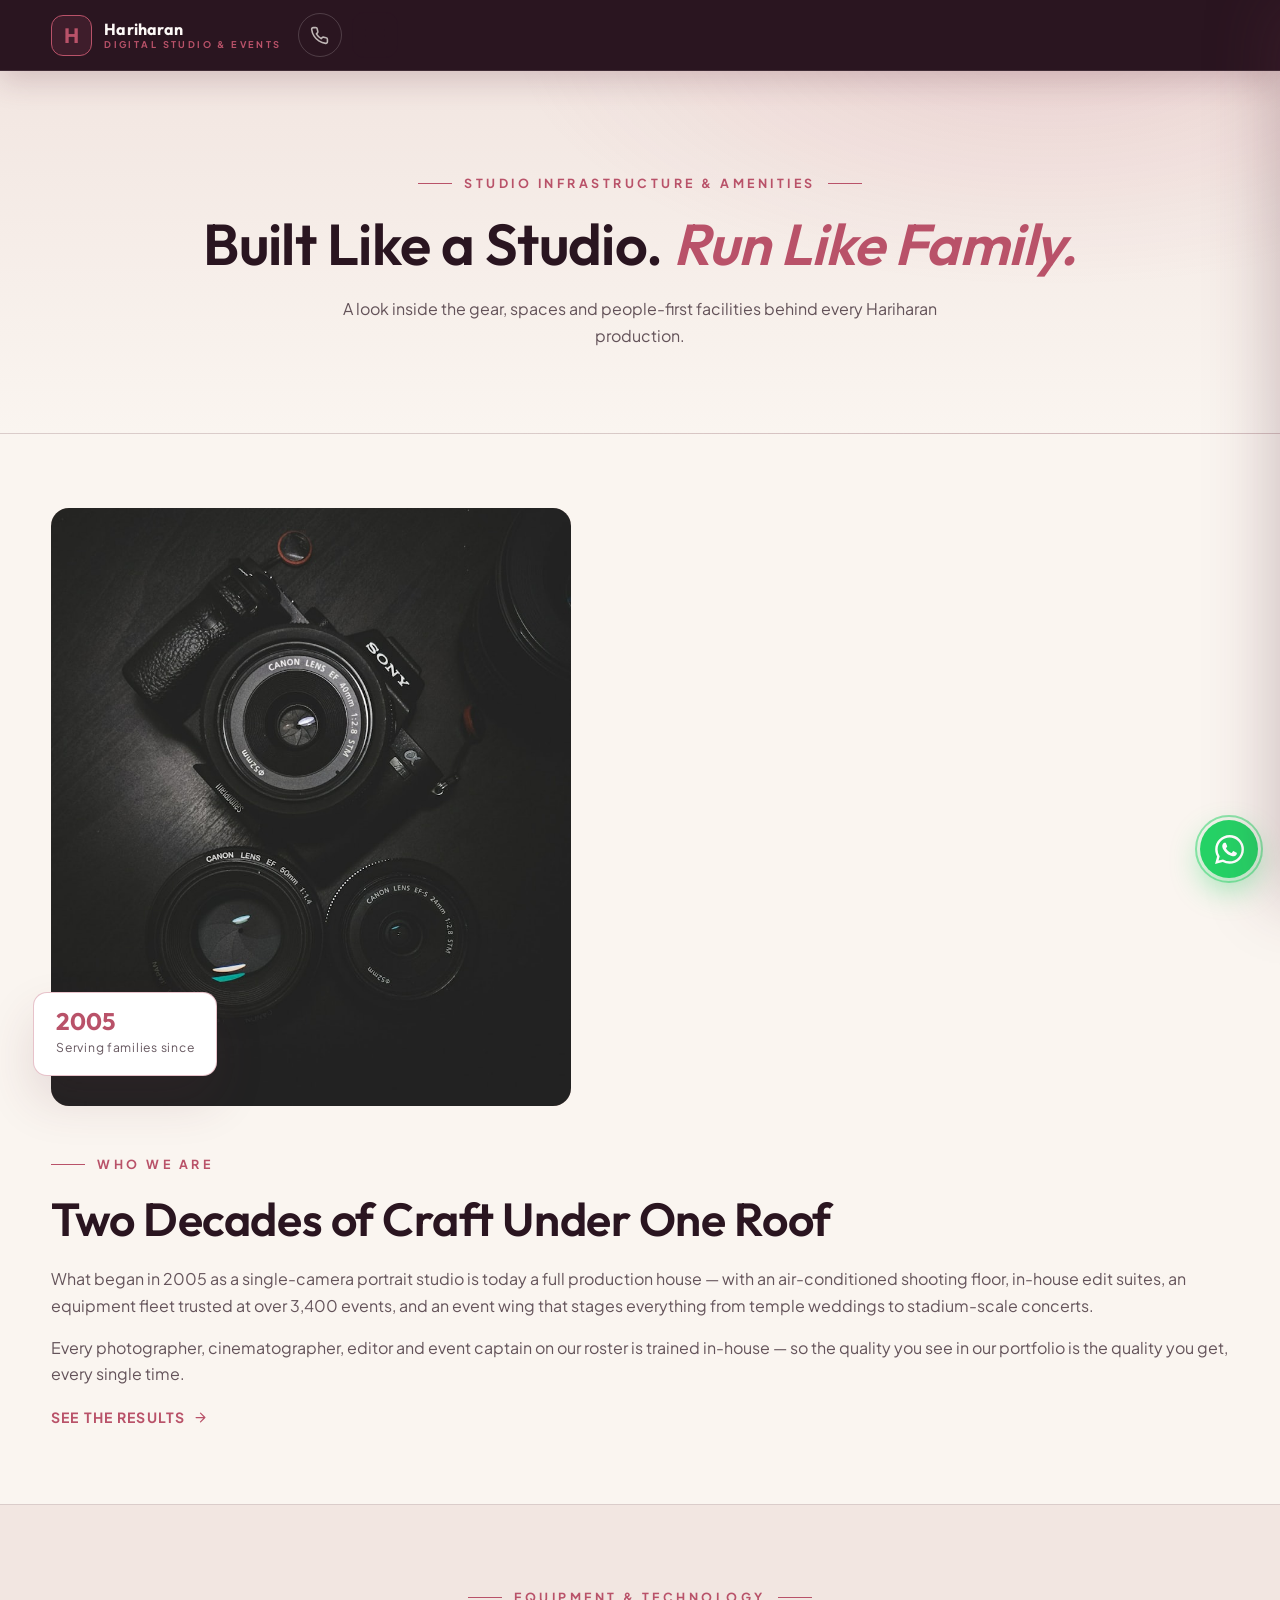
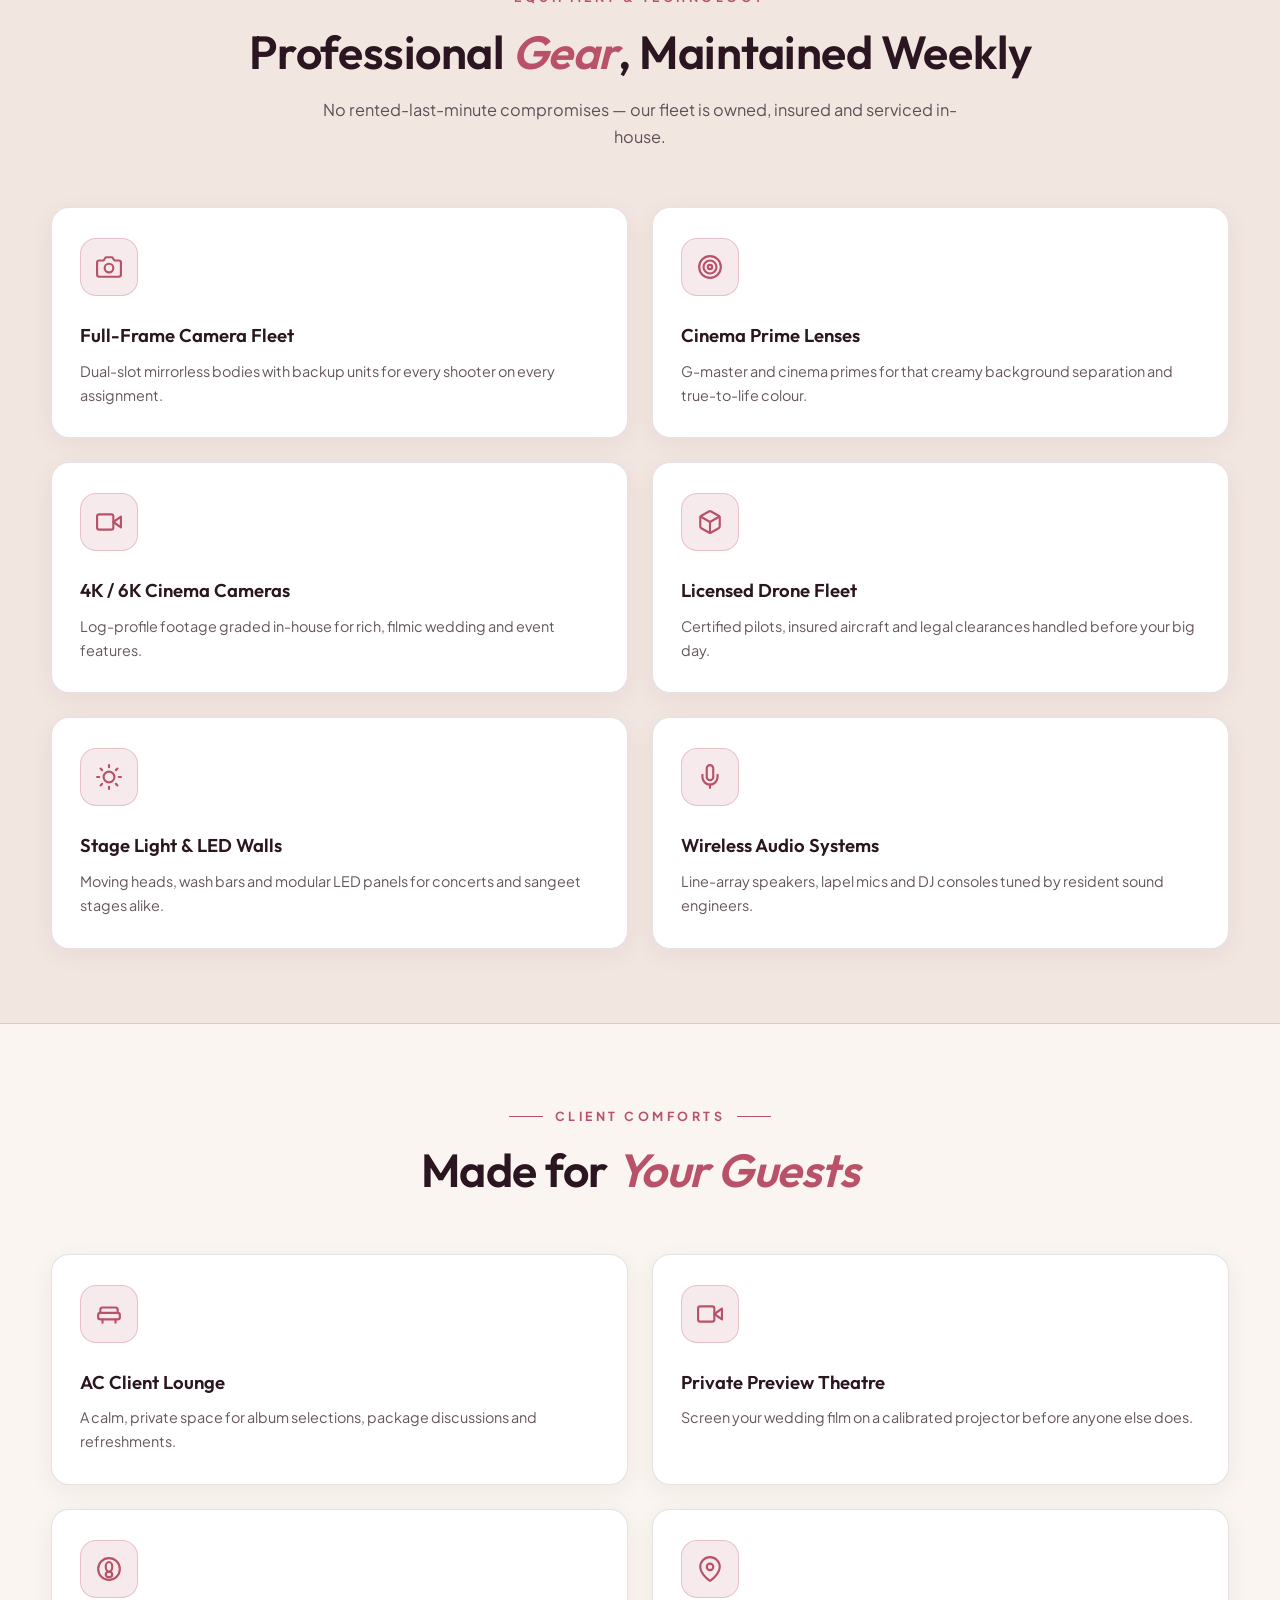
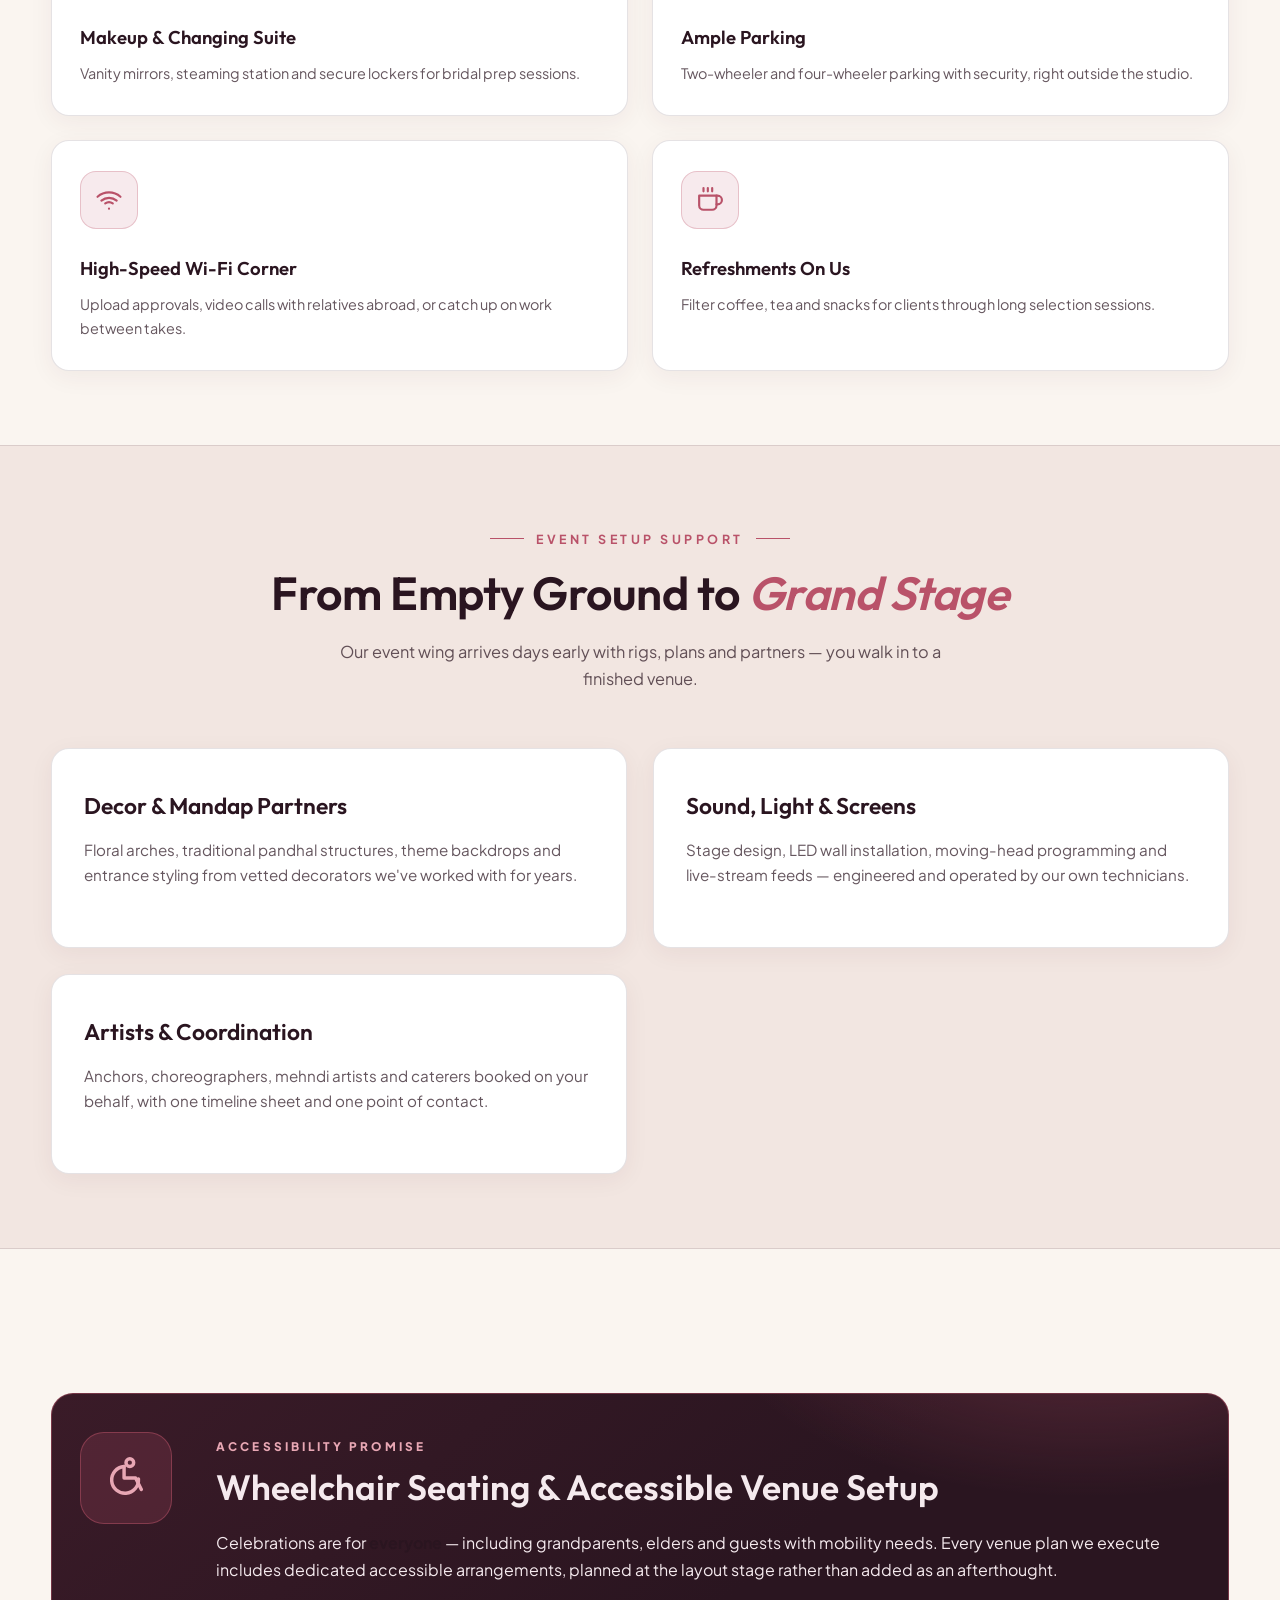
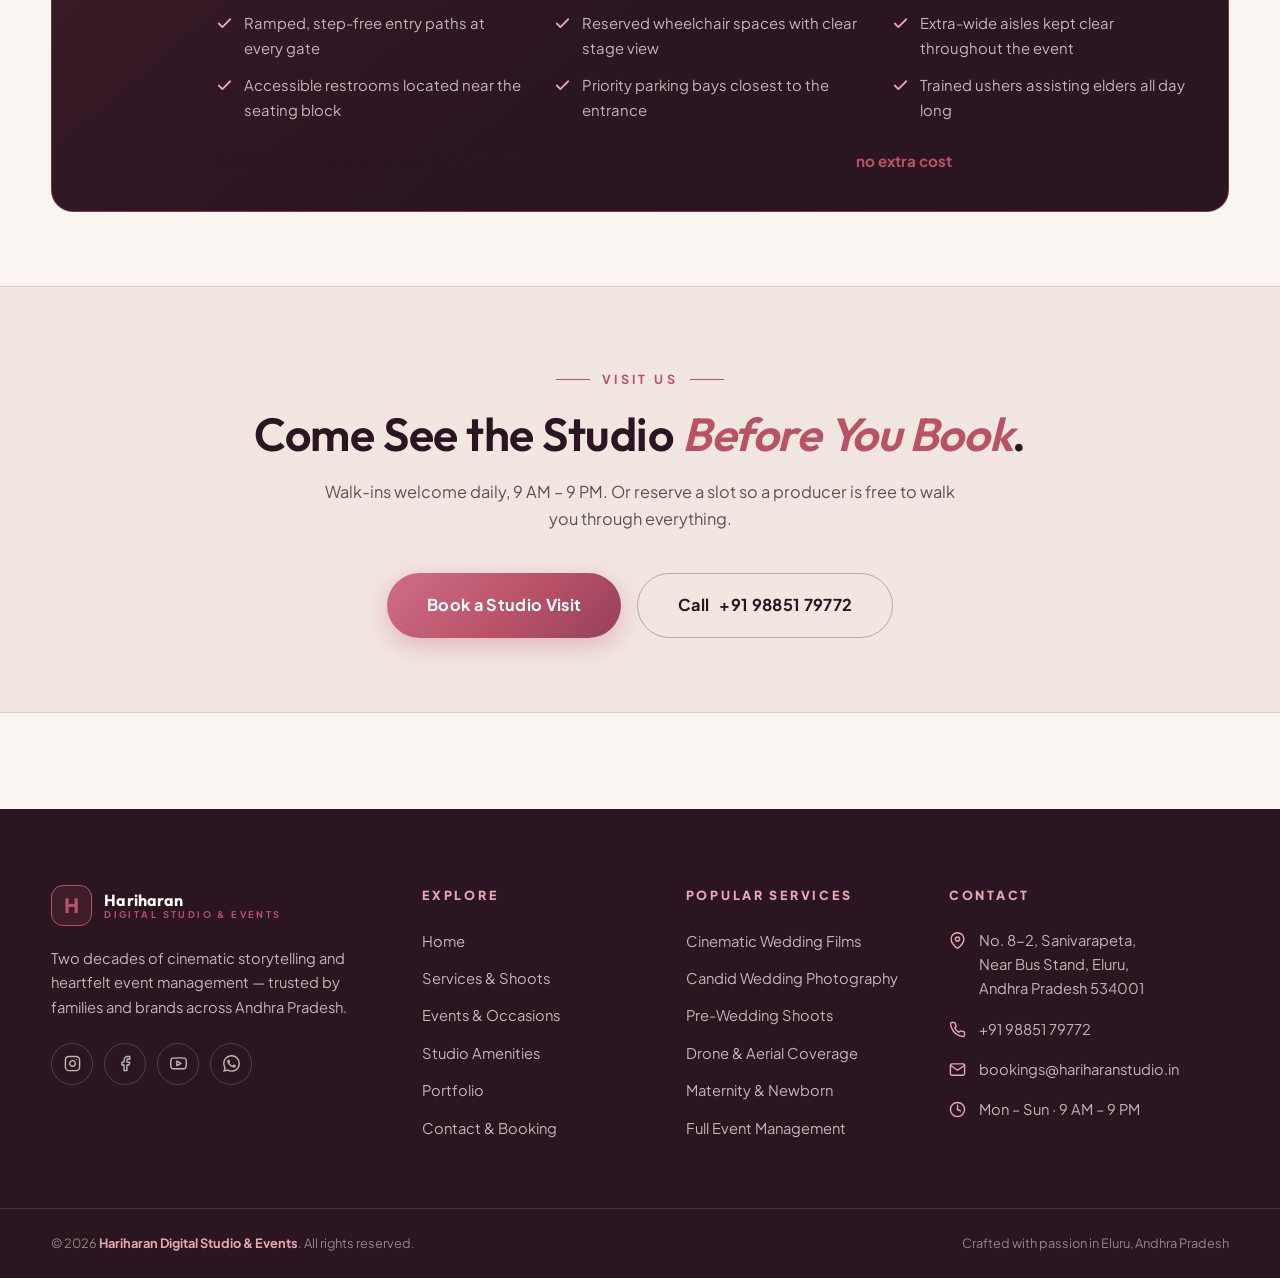
<file: amenities.html>
<!DOCTYPE html>
<html lang="en">
<head>
<meta charset="UTF-8">
<meta name="viewport" content="width=device-width, initial-scale=1">
<meta name="theme-color" content="#FAF5F0">
<title>Studio Infrastructure &amp; Amenities | Hariharan Digital Studio &amp; Events</title>
<meta name="description" content="Professional studio equipment, client lounge, event setup support and fully wheelchair-accessible venue arrangements — Hariharan Digital Studio &amp; Events, Eluru.">
<link rel="icon" href="data:image/svg+xml,%3Csvg xmlns=%27http://www.w3.org/2000/svg%27 viewBox=%270 0 64 64%27%3E%3Crect width=%2764%27 height=%2764%27 rx=%2714%27 fill=%27%23FAF5F0%27/%3E%3Ctext x=%2732%27 y=%2745%27 font-family=%27Georgia%27 font-size=%2738%27 fill=%27%23B95269%27 text-anchor=%27middle%27%3EH%3C/text%3E%3C/svg%3E">
<link rel="preconnect" href="https://fonts.googleapis.com">
<link rel="preconnect" href="https://fonts.gstatic.com" crossorigin>
<link href="https://fonts.googleapis.com/css2?family=Outfit:wght@300;400;500;600;700;800&amp;family=Plus+Jakarta+Sans:wght@300;400;500;600;700;800&amp;display=swap" rel="stylesheet">
<link rel="stylesheet" href="css/style.css">
</head>
<body>
<a class="skip-link" href="#main">Skip to content</a>

<header class="site-header" id="siteHeader">
  <div class="container header-inner">
    <a href="index.html" class="brand" aria-label="Hariharan Digital Studio and Events, home">
      <span class="brand-mark">H</span>
      <span class="brand-text"><b>Hariharan</b><span>Digital Studio &amp; Events</span></span>
    </a>
    <nav class="main-nav" id="mainNav" aria-label="Primary navigation">
      <ul>
        <li><a class="nav-link" href="index.html">Home</a></li>
        <li><a class="nav-link" href="services.html">Services &amp; Shoots</a></li>
        <li><a class="nav-link" href="events.html">Events &amp; Occasions</a></li>
        <li><a class="nav-link active" href="amenities.html" aria-current="page">Studio Amenities</a></li>
        <li><a class="nav-link" href="portfolio.html">Portfolio</a></li>
        <li><a class="nav-link" href="contact.html">Contact</a></li>
      </ul>
      <a href="contact.html" class="btn btn-gold nav-cta">Book / Inquire Now</a>
    </nav>
    <div class="header-actions">
      <a href="#" class="icon-btn call-btn js-tel" aria-label="Call Hariharan Digital Studio">
        <svg viewBox="0 0 24 24" fill="none" stroke="currentColor" stroke-width="2" stroke-linecap="round" stroke-linejoin="round"><path d="M22 16.92v3a2 2 0 0 1-2.18 2 19.79 19.79 0 0 1-8.63-3.07 19.5 19.5 0 0 1-6-6 19.79 19.79 0 0 1-3.07-8.67A2 2 0 0 1 4.11 2h3a2 2 0 0 1 2 1.72 12.84 12.84 0 0 0 .7 2.81 2 2 0 0 1-.45 2.11L8.09 9.91a16 16 0 0 0 6 6l1.27-1.27a2 2 0 0 1 2.11-.45 12.84 12.84 0 0 0 2.81.7A2 2 0 0 1 22 16.92z"/></svg>
      </a>
      <button class="nav-toggle" id="navToggle" aria-expanded="false" aria-controls="mainNav" aria-label="Open menu">
        <span></span><span></span><span></span>
      </button>
    </div>
  </div>
</header>
<div class="drawer-overlay" id="drawerOverlay"></div>

<main id="main">

  <section class="page-hero">
    <div class="container reveal in">
      <span class="eyebrow">Studio Infrastructure &amp; Amenities</span>
      <h1>Built Like a Studio. <em class="gold-i">Run Like Family.</em></h1>
      <p>A look inside the gear, spaces and people-first facilities behind every Hariharan production.</p>
    </div>
  </section>

  <section class="section">
    <div class="container split">
      <div class="split-body reveal">
        <span class="eyebrow">Who We Are</span>
        <h2 class="section-title">Two Decades of Craft Under One Roof</h2>
        <p>What began in 2005 as a single-camera portrait studio is today a full production house — with an air-conditioned shooting floor, in-house edit suites, an equipment fleet trusted at over 3,400 events, and an event wing that stages everything from temple weddings to stadium-scale concerts.</p>
        <p>Every photographer, cinematographer, editor and event captain on our roster is trained in-house — so the quality you see in our portfolio is the quality you get, every single time.</p>
        <a class="link-arrow" href="portfolio.html">See the results <svg viewBox="0 0 24 24" fill="none" stroke="currentColor" stroke-width="2" stroke-linecap="round" stroke-linejoin="round"><path d="M5 12h14M12 5l7 7-7 7"/></svg></a>
      </div>
      <div class="split-media reveal d1">
        <figure class="frame ph" data-label="Drop studio photo here">
          <img src="assets/images/amenities/studio-floor.jpg" alt="Hariharan studio shooting floor" loading="lazy">
        </figure>
        <div class="frame-tag"><b>2005</b><span>Serving families since</span></div>
      </div>
    </div>
  </section>

  <section class="section alt">
    <div class="container">
      <div class="section-head center reveal">
        <span class="eyebrow">Equipment &amp; Technology</span>
        <h2 class="section-title">Professional <em class="gold-i">Gear</em>, Maintained Weekly</h2>
        <p class="section-sub">No rented-last-minute compromises — our fleet is owned, insured and serviced in-house.</p>
      </div>
      <div class="amen-grid">
        <article class="card amen-card reveal">
          <span class="svc-icon"><svg viewBox="0 0 24 24" fill="none" stroke="currentColor" stroke-width="2" stroke-linecap="round" stroke-linejoin="round"><path d="M23 19a2 2 0 0 1-2 2H3a2 2 0 0 1-2-2V8a2 2 0 0 1 2-2h4l2-3h6l2 3h4a2 2 0 0 1 2 2z"/><circle cx="12" cy="13" r="4"/></svg></span>
          <h3>Full-Frame Camera Fleet</h3>
          <p>Dual-slot mirrorless bodies with backup units for every shooter on every assignment.</p>
        </article>
        <article class="card amen-card reveal d1">
          <span class="svc-icon"><svg viewBox="0 0 24 24" fill="none" stroke="currentColor" stroke-width="2" stroke-linecap="round" stroke-linejoin="round"><circle cx="12" cy="12" r="10"/><circle cx="12" cy="12" r="6"/><circle cx="12" cy="12" r="2"/></svg></span>
          <h3>Cinema Prime Lenses</h3>
          <p>G-master and cinema primes for that creamy background separation and true-to-life colour.</p>
        </article>
        <article class="card amen-card reveal d2">
          <span class="svc-icon"><svg viewBox="0 0 24 24" fill="none" stroke="currentColor" stroke-width="2" stroke-linecap="round" stroke-linejoin="round"><polygon points="23 7 16 12 23 17 23 7"/><rect x="1" y="5" width="15" height="14" rx="2"/></svg></span>
          <h3>4K / 6K Cinema Cameras</h3>
          <p>Log-profile footage graded in-house for rich, filmic wedding and event features.</p>
        </article>
        <article class="card amen-card reveal">
          <span class="svc-icon"><svg viewBox="0 0 24 24" fill="none" stroke="currentColor" stroke-width="2" stroke-linecap="round" stroke-linejoin="round"><path d="M21 16V8a2 2 0 0 0-1-1.73l-7-4a2 2 0 0 0-2 0l-7 4A2 2 0 0 0 3 8v8a2 2 0 0 0 1 1.73l7 4a2 2 0 0 0 2 0l7-4A2 2 0 0 0 21 16z"/><polyline points="3.27 6.96 12 12.01 20.73 6.96"/><line x1="12" y1="22.08" x2="12" y2="12"/></svg></span>
          <h3>Licensed Drone Fleet</h3>
          <p>Certified pilots, insured aircraft and legal clearances handled before your big day.</p>
        </article>
        <article class="card amen-card reveal d1">
          <span class="svc-icon"><svg viewBox="0 0 24 24" fill="none" stroke="currentColor" stroke-width="2" stroke-linecap="round" stroke-linejoin="round"><circle cx="12" cy="12" r="5"/><line x1="12" y1="1" x2="12" y2="3"/><line x1="12" y1="21" x2="12" y2="23"/><line x1="4.22" y1="4.22" x2="5.64" y2="5.64"/><line x1="18.36" y1="18.36" x2="19.78" y2="19.78"/><line x1="1" y1="12" x2="3" y2="12"/><line x1="21" y1="12" x2="23" y2="12"/><line x1="4.22" y1="19.78" x2="5.64" y2="18.36"/><line x1="18.36" y1="5.64" x2="19.78" y2="4.22"/></svg></span>
          <h3>Stage Light &amp; LED Walls</h3>
          <p>Moving heads, wash bars and modular LED panels for concerts and sangeet stages alike.</p>
        </article>
        <article class="card amen-card reveal d2">
          <span class="svc-icon"><svg viewBox="0 0 24 24" fill="none" stroke="currentColor" stroke-width="2" stroke-linecap="round" stroke-linejoin="round"><path d="M12 1a3 3 0 0 0-3 3v8a3 3 0 0 0 6 0V4a3 3 0 0 0-3-3z"/><path d="M19 10v2a7 7 0 0 1-14 0v-2"/><line x1="12" y1="19" x2="12" y2="22"/></svg></span>
          <h3>Wireless Audio Systems</h3>
          <p>Line-array speakers, lapel mics and DJ consoles tuned by resident sound engineers.</p>
        </article>
      </div>
    </div>
  </section>

  <section class="section">
    <div class="container">
      <div class="section-head center reveal">
        <span class="eyebrow">Client Comforts</span>
        <h2 class="section-title">Made for <em class="gold-i">Your Guests</em></h2>
      </div>
      <div class="amen-grid">
        <article class="card amen-card reveal">
          <span class="svc-icon"><svg viewBox="0 0 24 24" fill="none" stroke="currentColor" stroke-width="2" stroke-linecap="round" stroke-linejoin="round"><path d="M20 11V8a2 2 0 0 0-2-2H6a2 2 0 0 0-2 2v3"/><rect x="2" y="11" width="20" height="6" rx="2"/><path d="M6 17v3M18 17v3"/></svg></span>
          <h3>AC Client Lounge</h3>
          <p>A calm, private space for album selections, package discussions and refreshments.</p>
        </article>
        <article class="card amen-card reveal d1">
          <span class="svc-icon"><svg viewBox="0 0 24 24" fill="none" stroke="currentColor" stroke-width="2" stroke-linecap="round" stroke-linejoin="round"><polygon points="23 7 16 12 23 17 23 7"/><rect x="1" y="5" width="15" height="14" rx="2"/></svg></span>
          <h3>Private Preview Theatre</h3>
          <p>Screen your wedding film on a calibrated projector before anyone else does.</p>
        </article>
        <article class="card amen-card reveal d2">
          <span class="svc-icon"><svg viewBox="0 0 24 24" fill="none" stroke="currentColor" stroke-width="2" stroke-linecap="round" stroke-linejoin="round"><circle cx="12" cy="12" r="10"/><ellipse cx="12" cy="10" rx="3" ry="4.5"/><path d="M12 14.5c-1.8 0-3 .9-3 2.5s1.2 2.5 3 2.5 3-.9 3-2.5-1.2-2.5-3-2.5z"/></svg></span>
          <h3>Makeup &amp; Changing Suite</h3>
          <p>Vanity mirrors, steaming station and secure lockers for bridal prep sessions.</p>
        </article>
        <article class="card amen-card reveal">
          <span class="svc-icon"><svg viewBox="0 0 24 24" fill="none" stroke="currentColor" stroke-width="2" stroke-linecap="round" stroke-linejoin="round"><path d="M21 10c0 7-9 13-9 13s-9-6-9-13a9 9 0 0 1 18 0z"/><circle cx="12" cy="10" r="3"/></svg></span>
          <h3>Ample Parking</h3>
          <p>Two-wheeler and four-wheeler parking with security, right outside the studio.</p>
        </article>
        <article class="card amen-card reveal d1">
          <span class="svc-icon"><svg viewBox="0 0 24 24" fill="none" stroke="currentColor" stroke-width="2" stroke-linecap="round" stroke-linejoin="round"><path d="M5 12.55a11 11 0 0 1 14.08 0"/><path d="M1.42 9a16 16 0 0 1 21.16 0"/><path d="M8.53 15.11a6 6 0 0 1 6.95 0"/><line x1="12" y1="20" x2="12.01" y2="20"/></svg></span>
          <h3>High-Speed Wi-Fi Corner</h3>
          <p>Upload approvals, video calls with relatives abroad, or catch up on work between takes.</p>
        </article>
        <article class="card amen-card reveal d2">
          <span class="svc-icon"><svg viewBox="0 0 24 24" fill="none" stroke="currentColor" stroke-width="2" stroke-linecap="round" stroke-linejoin="round"><path d="M18 8h1a4 4 0 0 1 0 8h-1"/><path d="M2 8h16v9a4 4 0 0 1-4 4H6a4 4 0 0 1-4-4V8z"/><line x1="6" y1="1" x2="6" y2="4"/><line x1="10" y1="1" x2="10" y2="4"/><line x1="14" y1="1" x2="14" y2="4"/></svg></span>
          <h3>Refreshments On Us</h3>
          <p>Filter coffee, tea and snacks for clients through long selection sessions.</p>
        </article>
      </div>
    </div>
  </section>

  <section class="section alt">
    <div class="container">
      <div class="section-head center reveal">
        <span class="eyebrow">Event Setup Support</span>
        <h2 class="section-title">From Empty Ground to <em class="gold-i">Grand Stage</em></h2>
        <p class="section-sub">Our event wing arrives days early with rigs, plans and partners — you walk in to a finished venue.</p>
      </div>
      <div class="grid-3">
        <article class="card reveal">
          <h3>Decor &amp; Mandap Partners</h3>
          <p>Floral arches, traditional pandhal structures, theme backdrops and entrance styling from vetted decorators we've worked with for years.</p>
        </article>
        <article class="card reveal d1">
          <h3>Sound, Light &amp; Screens</h3>
          <p>Stage design, LED wall installation, moving-head programming and live-stream feeds — engineered and operated by our own technicians.</p>
        </article>
        <article class="card reveal d2">
          <h3>Artists &amp; Coordination</h3>
          <p>Anchors, choreographers, mehndi artists and caterers booked on your behalf, with one timeline sheet and one point of contact.</p>
        </article>
      </div>
    </div>
  </section>

  <section class="section">
    <div class="container">
      <div class="access-panel reveal">
        <div class="access-icon">
          <svg viewBox="0 0 24 24" fill="none" stroke="currentColor" stroke-width="1.8" stroke-linecap="round" stroke-linejoin="round"><circle cx="14" cy="4" r="2"/><path d="M18.5 12.5A7 7 0 1 1 11 6"/><path d="M11 6v6h6l3 6"/></svg>
        </div>
        <div>
          <span class="access-kicker">Accessibility Promise</span>
          <h2>Wheelchair Seating &amp; Accessible Venue Setup</h2>
          <p>Celebrations are for <b style="color:var(--ink)">everyone</b> — including grandparents, elders and guests with mobility needs. Every venue plan we execute includes dedicated accessible arrangements, planned at the layout stage rather than added as an afterthought.</p>
          <ul class="access-list">
            <li><svg viewBox="0 0 24 24" fill="none" stroke="currentColor" stroke-width="2.5" stroke-linecap="round" stroke-linejoin="round"><polyline points="20 6 9 17 4 12"/></svg>Ramped, step-free entry paths at every gate</li>
            <li><svg viewBox="0 0 24 24" fill="none" stroke="currentColor" stroke-width="2.5" stroke-linecap="round" stroke-linejoin="round"><polyline points="20 6 9 17 4 12"/></svg>Reserved wheelchair spaces with clear stage view</li>
            <li><svg viewBox="0 0 24 24" fill="none" stroke="currentColor" stroke-width="2.5" stroke-linecap="round" stroke-linejoin="round"><polyline points="20 6 9 17 4 12"/></svg>Extra-wide aisles kept clear throughout the event</li>
            <li><svg viewBox="0 0 24 24" fill="none" stroke="currentColor" stroke-width="2.5" stroke-linecap="round" stroke-linejoin="round"><polyline points="20 6 9 17 4 12"/></svg>Accessible restrooms located near the seating block</li>
            <li><svg viewBox="0 0 24 24" fill="none" stroke="currentColor" stroke-width="2.5" stroke-linecap="round" stroke-linejoin="round"><polyline points="20 6 9 17 4 12"/></svg>Priority parking bays closest to the entrance</li>
            <li><svg viewBox="0 0 24 24" fill="none" stroke="currentColor" stroke-width="2.5" stroke-linecap="round" stroke-linejoin="round"><polyline points="20 6 9 17 4 12"/></svg>Trained ushers assisting elders all day long</li>
          </ul>
          <p style="margin-top:26px;color:var(--ink-dim);font-size:.95rem">Just tell us your guests' needs while booking — accessibility arrangements are included at <b style="color:var(--gold)">no extra cost</b>.</p>
        </div>
      </div>
    </div>
  </section>

  <section class="section alt center">
    <div class="container reveal">
      <span class="eyebrow">Visit Us</span>
      <h2 class="section-title">Come See the Studio <em class="gold-i">Before You Book</em>.</h2>
      <p class="section-sub">Walk-ins welcome daily, 9 AM – 9 PM. Or reserve a slot so a producer is free to walk you through everything.</p>
      <div class="hero-ctas">
        <a href="contact.html" class="btn btn-gold btn-lg">Book a Studio Visit</a>
        <a href="#" class="btn btn-outline btn-lg js-tel">Call <span data-phone></span></a>
      </div>
    </div>
  </section>

</main>

<footer class="footer">
  <div class="container footer-grid">
    <div class="f-brand">
      <a href="index.html" class="brand">
        <span class="brand-mark">H</span>
        <span class="brand-text"><b>Hariharan</b><span>Digital Studio &amp; Events</span></span>
      </a>
      <p>Two decades of cinematic storytelling and heartfelt event management — trusted by families and brands across Andhra Pradesh.</p>
      <div class="socials">
        <a href="#" aria-label="Instagram"><svg viewBox="0 0 24 24" fill="none" stroke="currentColor" stroke-width="2" stroke-linecap="round" stroke-linejoin="round"><rect x="2" y="2" width="20" height="20" rx="5"/><path d="M16 11.37A4 4 0 1 1 12.63 8 4 4 0 0 1 16 11.37z"/><line x1="17.5" y1="6.5" x2="17.51" y2="6.5"/></svg></a>
        <a href="#" aria-label="Facebook"><svg viewBox="0 0 24 24" fill="none" stroke="currentColor" stroke-width="2" stroke-linecap="round" stroke-linejoin="round"><path d="M18 2h-3a5 5 0 0 0-5 5v3H7v4h3v8h4v-8h3l1-4h-4V7a1 1 0 0 1 1-1h3z"/></svg></a>
        <a href="#" aria-label="YouTube"><svg viewBox="0 0 24 24" fill="none" stroke="currentColor" stroke-width="2" stroke-linecap="round" stroke-linejoin="round"><path d="M22.54 6.42a2.78 2.78 0 0 0-1.94-2C18.88 4 12 4 12 4s-6.88 0-8.6.46a2.78 2.78 0 0 0-1.94 2A29 29 0 0 0 1 11.75a29 29 0 0 0 .46 5.33A2.78 2.78 0 0 0 3.4 19c1.72.46 8.6.46 8.6.46s6.88 0 8.6-.46a2.78 2.78 0 0 0 1.94-1.92 29 29 0 0 0 .46-5.33 29 29 0 0 0-.46-5.33z"/><polygon points="9.75 15.02 15.5 11.75 9.75 8.48 9.75 15.02"/></svg></a>
        <a href="#" class="js-wa" target="_blank" rel="noopener" aria-label="WhatsApp"><svg viewBox="0 0 24 24" fill="currentColor"><path d="M17.472 14.382c-.297-.149-1.758-.867-2.03-.967-.273-.099-.471-.148-.67.15-.197.297-.767.966-.94 1.164-.173.199-.347.223-.644.075-.297-.15-1.255-.463-2.39-1.475-.883-.788-1.48-1.761-1.653-2.059-.173-.297-.018-.458.13-.606.134-.133.298-.347.446-.52.149-.174.198-.298.298-.497.099-.198.05-.371-.025-.52-.075-.149-.669-1.612-.916-2.207-.242-.579-.487-.5-.669-.51-.173-.008-.371-.01-.57-.01-.198 0-.52.074-.792.372-.272.297-1.04 1.016-1.04 2.479 0 1.462 1.065 2.875 1.213 3.074.149.198 2.096 3.2 5.077 4.487.709.306 1.262.489 1.694.625.712.227 1.36.195 1.871.118.571-.085 1.758-.719 2.006-1.413.248-.694.248-1.289.173-1.413-.074-.124-.272-.198-.57-.347m-5.421 7.403h-.004a9.87 9.87 0 0 1-5.031-1.378l-.361-.214-3.741.982.998-3.648-.235-.374a9.86 9.86 0 0 1-1.51-5.26c.001-5.45 4.436-9.884 9.888-9.884 2.64 0 5.122 1.03 6.988 2.898a9.825 9.825 0 0 1 2.893 6.994c-.003 5.45-4.437 9.884-9.885 9.884m8.413-18.297A11.815 11.815 0 0 0 12.05 0C5.495 0 .16 5.335.157 11.892c0 2.096.547 4.142 1.588 5.945L.057 24l6.305-1.654a11.882 11.882 0 0 0 5.683 1.448h.005c6.554 0 11.89-5.335 11.893-11.893a11.821 11.821 0 0 0-3.48-8.413Z"/></svg></a>
      </div>
    </div>
    <div class="f-col">
      <h4>Explore</h4>
      <ul class="f-links">
        <li><a href="index.html">Home</a></li>
        <li><a href="services.html">Services &amp; Shoots</a></li>
        <li><a href="events.html">Events &amp; Occasions</a></li>
        <li><a href="amenities.html">Studio Amenities</a></li>
        <li><a href="portfolio.html">Portfolio</a></li>
        <li><a href="contact.html">Contact &amp; Booking</a></li>
      </ul>
    </div>
    <div class="f-col">
      <h4>Popular Services</h4>
      <ul class="f-links">
        <li><a href="services.html">Cinematic Wedding Films</a></li>
        <li><a href="services.html">Candid Wedding Photography</a></li>
        <li><a href="services.html">Pre-Wedding Shoots</a></li>
        <li><a href="services.html">Drone &amp; Aerial Coverage</a></li>
        <li><a href="services.html">Maternity &amp; Newborn</a></li>
        <li><a href="events.html">Full Event Management</a></li>
      </ul>
    </div>
    <div class="f-col">
      <h4>Contact</h4>
      <ul class="f-contact">
        <li><svg viewBox="0 0 24 24" fill="none" stroke="currentColor" stroke-width="2" stroke-linecap="round" stroke-linejoin="round"><path d="M21 10c0 7-9 13-9 13s-9-6-9-13a9 9 0 0 1 18 0z"/><circle cx="12" cy="10" r="3"/></svg><span>No. 8-2, Sanivarapeta,<br>Near Bus Stand, Eluru,<br>Andhra Pradesh 534001</span></li>
        <li><svg viewBox="0 0 24 24" fill="none" stroke="currentColor" stroke-width="2" stroke-linecap="round" stroke-linejoin="round"><path d="M22 16.92v3a2 2 0 0 1-2.18 2 19.79 19.79 0 0 1-8.63-3.07 19.5 19.5 0 0 1-6-6 19.79 19.79 0 0 1-3.07-8.67A2 2 0 0 1 4.11 2h3a2 2 0 0 1 2 1.72 12.84 12.84 0 0 0 .7 2.81 2 2 0 0 1-.45 2.11L8.09 9.91a16 16 0 0 0 6 6l1.27-1.27a2 2 0 0 1 2.11-.45 12.84 12.84 0 0 0 2.81.7A2 2 0 0 1 22 16.92z"/></svg><a href="#" class="js-tel"><span data-phone></span></a></li>
        <li><svg viewBox="0 0 24 24" fill="none" stroke="currentColor" stroke-width="2" stroke-linecap="round" stroke-linejoin="round"><rect x="2" y="4" width="20" height="16" rx="2"/><polyline points="22,6 12,13 2,6"/></svg><a href="#" class="js-mail">bookings@hariharanstudio.in</a></li>
        <li><svg viewBox="0 0 24 24" fill="none" stroke="currentColor" stroke-width="2" stroke-linecap="round" stroke-linejoin="round"><circle cx="12" cy="12" r="10"/><polyline points="12 6 12 12 16 14"/></svg><span>Mon – Sun · 9 AM – 9 PM</span></li>
      </ul>
    </div>
  </div>
  <div class="f-bottom">
    <div class="container" style="display:flex;justify-content:space-between;flex-wrap:wrap;gap:12px">
      <span>© <span id="year"></span> <b>Hariharan Digital Studio &amp; Events</b>. All rights reserved.</span>
      <span>Crafted with passion in Eluru, Andhra Pradesh</span>
    </div>
  </div>
</footer>

<a class="wa-float js-wa" href="#" target="_blank" rel="noopener" aria-label="Chat with us on WhatsApp">
  <svg viewBox="0 0 24 24" fill="currentColor"><path d="M17.472 14.382c-.297-.149-1.758-.867-2.03-.967-.273-.099-.471-.148-.67.15-.197.297-.767.966-.94 1.164-.173.199-.347.223-.644.075-.297-.15-1.255-.463-2.39-1.475-.883-.788-1.48-1.761-1.653-2.059-.173-.297-.018-.458.13-.606.134-.133.298-.347.446-.52.149-.174.198-.298.298-.497.099-.198.05-.371-.025-.52-.075-.149-.669-1.612-.916-2.207-.242-.579-.487-.5-.669-.51-.173-.008-.371-.01-.57-.01-.198 0-.52.074-.792.372-.272.297-1.04 1.016-1.04 2.479 0 1.462 1.065 2.875 1.213 3.074.149.198 2.096 3.2 5.077 4.487.709.306 1.262.489 1.694.625.712.227 1.36.195 1.871.118.571-.085 1.758-.719 2.006-1.413.248-.694.248-1.289.173-1.413-.074-.124-.272-.198-.57-.347m-5.421 7.403h-.004a9.87 9.87 0 0 1-5.031-1.378l-.361-.214-3.741.982.998-3.648-.235-.374a9.86 9.86 0 0 1-1.51-5.26c.001-5.45 4.436-9.884 9.888-9.884 2.64 0 5.122 1.03 6.988 2.898a9.825 9.825 0 0 1 2.893 6.994c-.003 5.45-4.437 9.884-9.885 9.884m8.413-18.297A11.815 11.815 0 0 0 12.05 0C5.495 0 .16 5.335.157 11.892c0 2.096.547 4.142 1.588 5.945L.057 24l6.305-1.654a11.882 11.882 0 0 0 5.683 1.448h.005c6.554 0 11.89-5.335 11.893-11.893a11.821 11.821 0 0 0-3.48-8.413Z"/></svg>
</a>

<script src="js/main.js"></script>
</body>
</html>
</file>
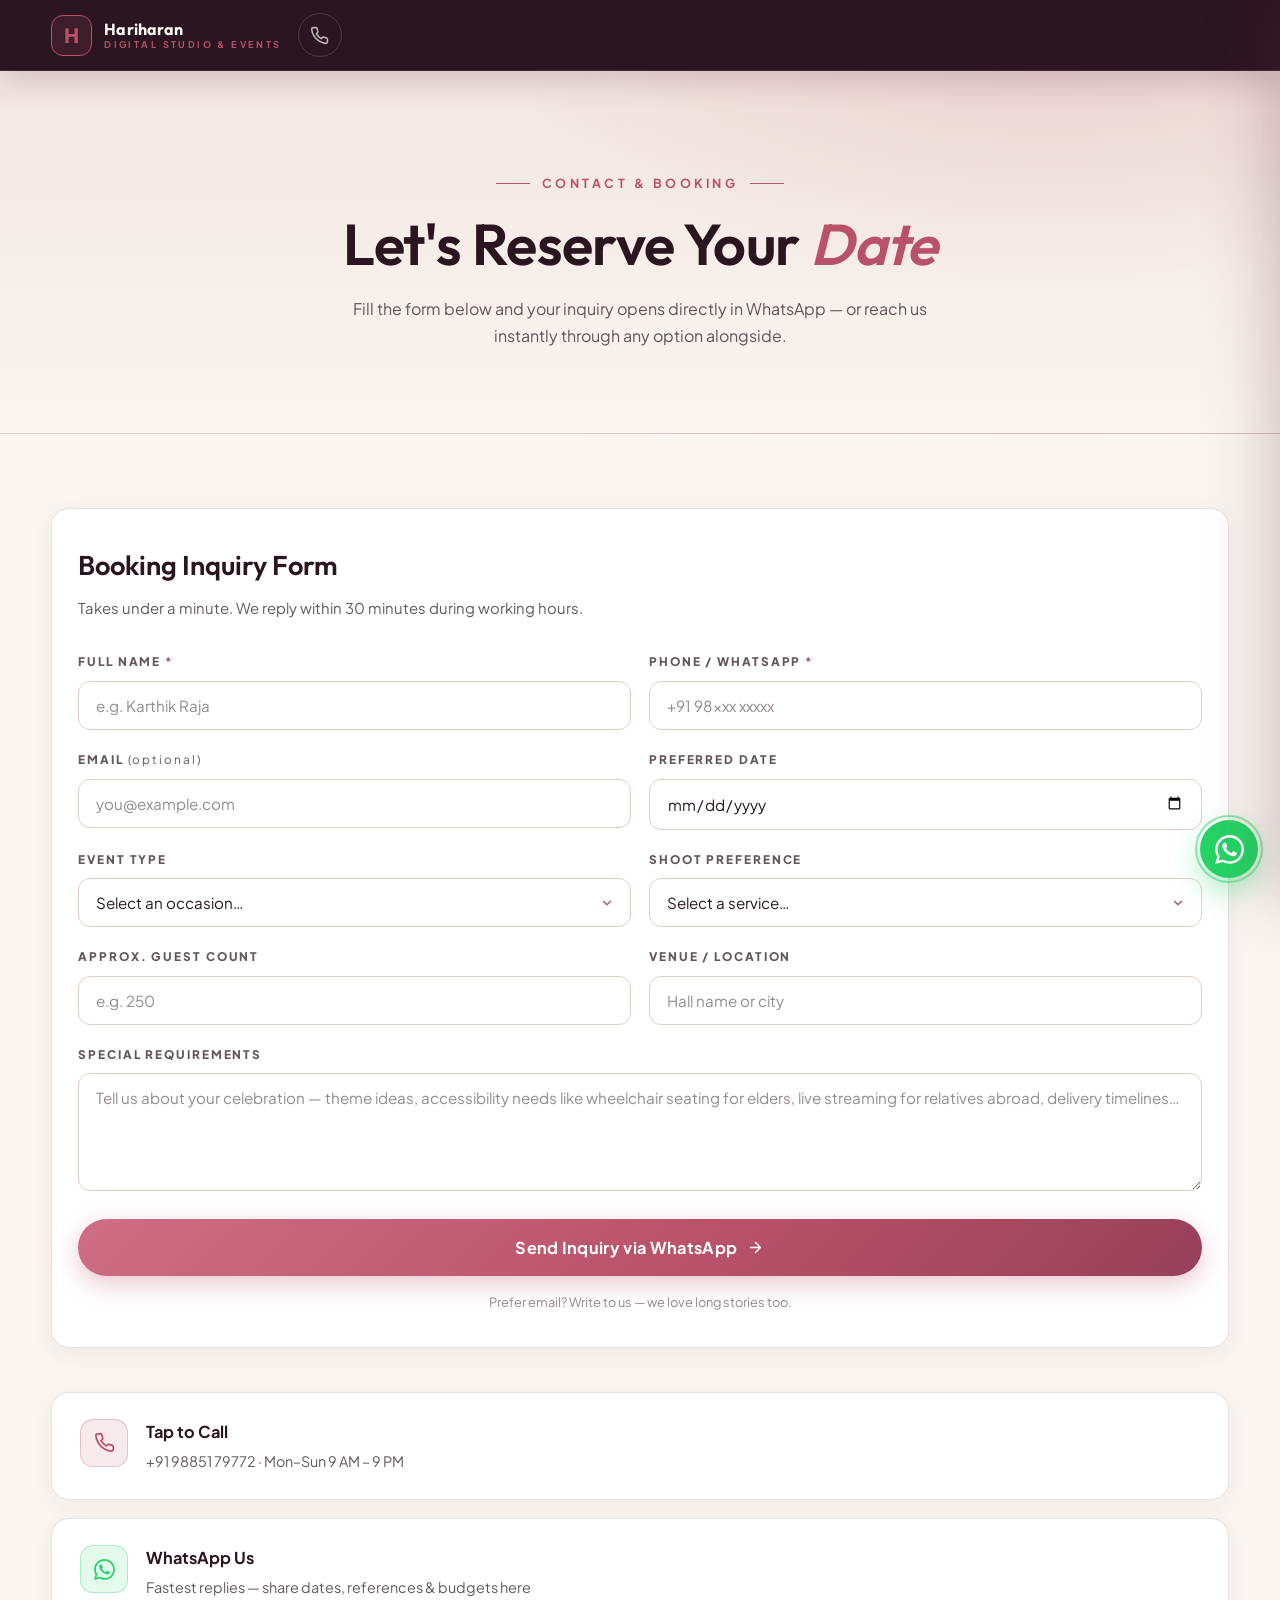
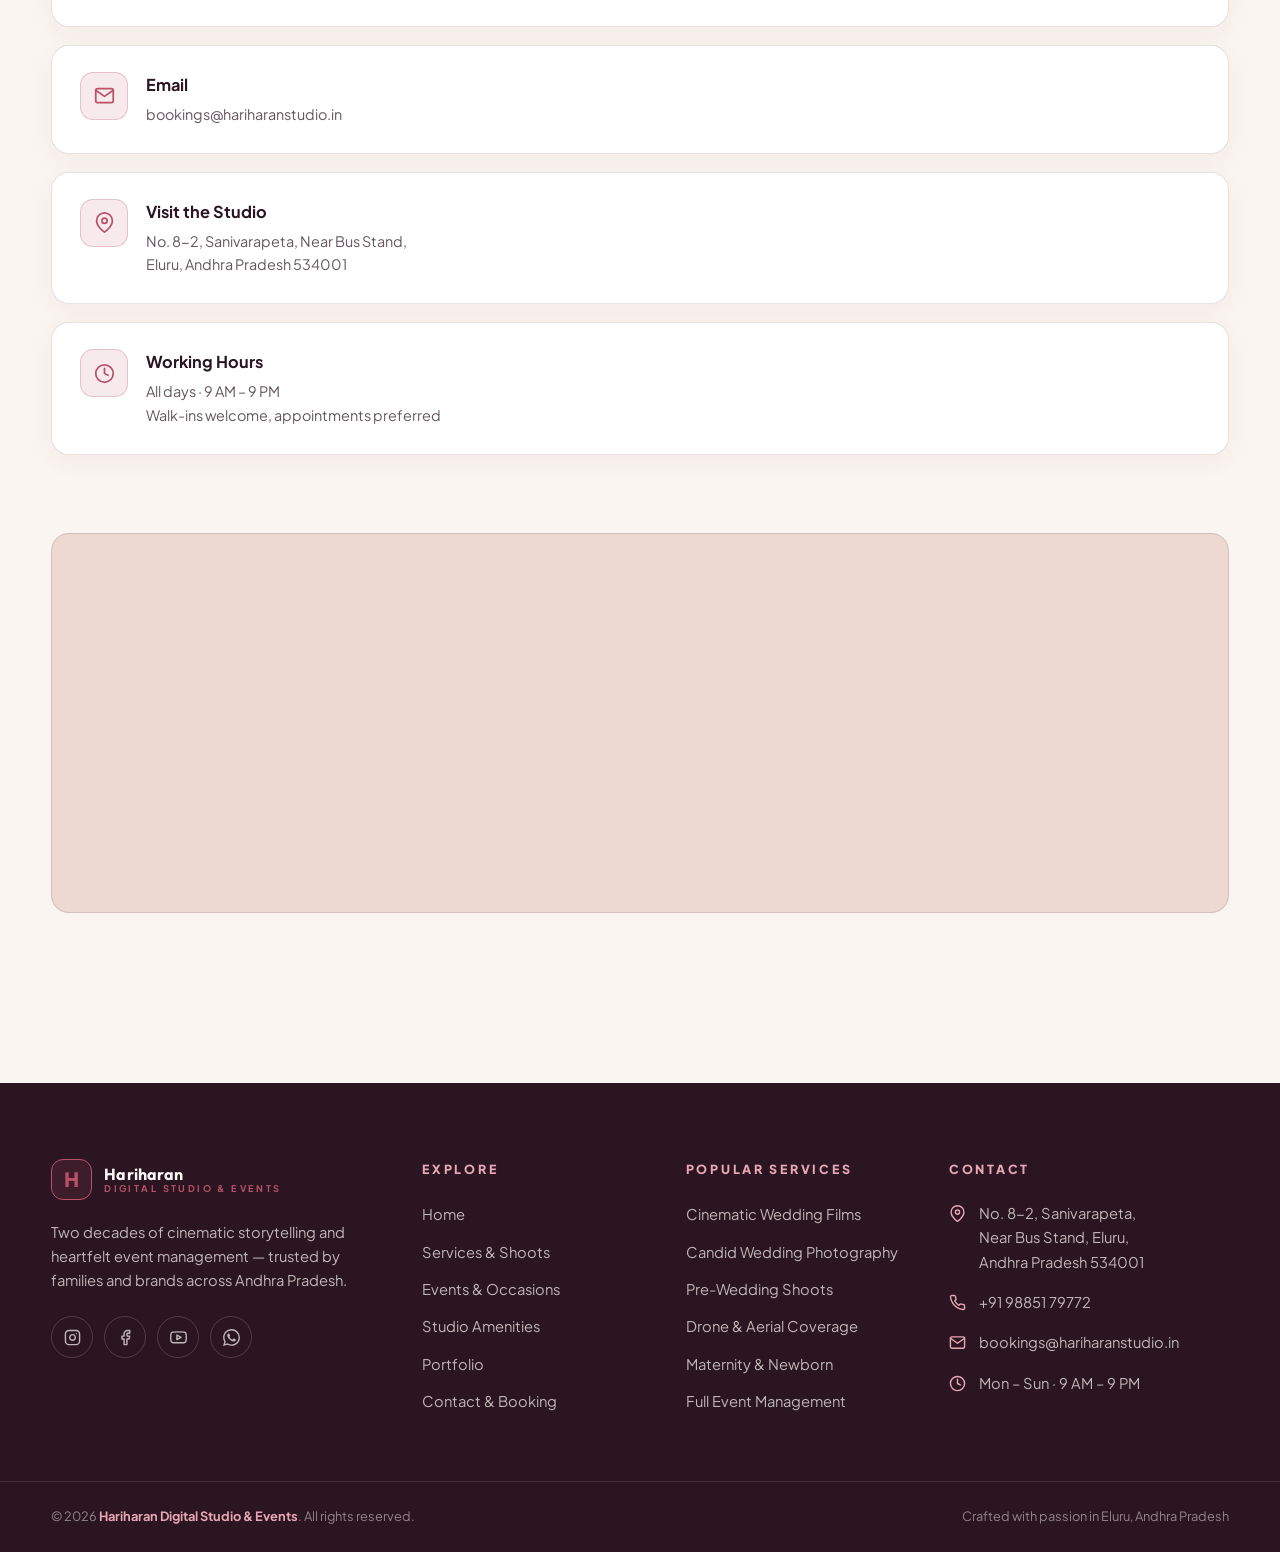
<file: contact.html>
<!DOCTYPE html>
<html lang="en">
<head>
<meta charset="UTF-8">
<meta name="viewport" content="width=device-width, initial-scale=1">
<meta name="theme-color" content="#FAF5F0">
<title>Contact &amp; Booking | Hariharan Digital Studio &amp; Events</title>
<meta name="description" content="Reserve your wedding date or inquire about shoots and event management. Call, WhatsApp or send an inquiry — Hariharan Digital Studio &amp; Events, Ram Nagar, Eluru.">
<link rel="icon" href="data:image/svg+xml,%3Csvg xmlns=%27http://www.w3.org/2000/svg%27 viewBox=%270 0 64 64%27%3E%3Crect width=%2764%27 height=%2764%27 rx=%2714%27 fill=%27%23FAF5F0%27/%3E%3Ctext x=%2732%27 y=%2745%27 font-family=%27Georgia%27 font-size=%2738%27 fill=%27%23B95269%27 text-anchor=%27middle%27%3EH%3C/text%3E%3C/svg%3E">
<link rel="preconnect" href="https://fonts.googleapis.com">
<link rel="preconnect" href="https://fonts.gstatic.com" crossorigin>
<link href="https://fonts.googleapis.com/css2?family=Outfit:wght@300;400;500;600;700;800&amp;family=Plus+Jakarta+Sans:wght@300;400;500;600;700;800&amp;display=swap" rel="stylesheet">
<link rel="stylesheet" href="css/style.css">
</head>
<body>
<a class="skip-link" href="#main">Skip to content</a>

<header class="site-header" id="siteHeader">
  <div class="container header-inner">
    <a href="index.html" class="brand" aria-label="Hariharan Digital Studio and Events, home">
      <span class="brand-mark">H</span>
      <span class="brand-text"><b>Hariharan</b><span>Digital Studio &amp; Events</span></span>
    </a>
    <nav class="main-nav" id="mainNav" aria-label="Primary navigation">
      <ul>
        <li><a class="nav-link" href="index.html">Home</a></li>
        <li><a class="nav-link" href="services.html">Services &amp; Shoots</a></li>
        <li><a class="nav-link" href="events.html">Events &amp; Occasions</a></li>
        <li><a class="nav-link" href="amenities.html">Studio Amenities</a></li>
        <li><a class="nav-link" href="portfolio.html">Portfolio</a></li>
        <li><a class="nav-link active" href="contact.html" aria-current="page">Contact</a></li>
      </ul>
      <a href="contact.html" class="btn btn-gold nav-cta">Book / Inquire Now</a>
    </nav>
    <div class="header-actions">
      <a href="#" class="icon-btn call-btn js-tel" aria-label="Call Hariharan Digital Studio">
        <svg viewBox="0 0 24 24" fill="none" stroke="currentColor" stroke-width="2" stroke-linecap="round" stroke-linejoin="round"><path d="M22 16.92v3a2 2 0 0 1-2.18 2 19.79 19.79 0 0 1-8.63-3.07 19.5 19.5 0 0 1-6-6 19.79 19.79 0 0 1-3.07-8.67A2 2 0 0 1 4.11 2h3a2 2 0 0 1 2 1.72 12.84 12.84 0 0 0 .7 2.81 2 2 0 0 1-.45 2.11L8.09 9.91a16 16 0 0 0 6 6l1.27-1.27a2 2 0 0 1 2.11-.45 12.84 12.84 0 0 0 2.81.7A2 2 0 0 1 22 16.92z"/></svg>
      </a>
      <button class="nav-toggle" id="navToggle" aria-expanded="false" aria-controls="mainNav" aria-label="Open menu">
        <span></span><span></span><span></span>
      </button>
    </div>
  </div>
</header>
<div class="drawer-overlay" id="drawerOverlay"></div>

<main id="main">

  <section class="page-hero">
    <div class="container reveal in">
      <span class="eyebrow">Contact &amp; Booking</span>
      <h1>Let's Reserve Your <em class="gold-i">Date</em></h1>
      <p>Fill the form below and your inquiry opens directly in WhatsApp — or reach us instantly through any option alongside.</p>
    </div>
  </section>

  <section class="section">
    <div class="container contact-layout">

      <div class="form-panel reveal">
        <h2>Booking Inquiry Form</h2>
        <p>Takes under a minute. We reply within 30 minutes during working hours.</p>
        <form id="bookingForm" novalidate>
          <div class="field-row">
            <div class="field">
              <label for="name">Full Name <i>*</i></label>
              <input type="text" id="name" name="name" placeholder="e.g. Karthik Raja" autocomplete="name" required>
            </div>
            <div class="field">
              <label for="phone">Phone / WhatsApp <i>*</i></label>
              <input type="tel" id="phone" name="phone" placeholder="+91 98xxx xxxxx" autocomplete="tel" required>
            </div>
          </div>
          <div class="field-row">
            <div class="field">
              <label for="email">Email <span style="text-transform:none;font-weight:400">(optional)</span></label>
              <input type="email" id="email" name="email" placeholder="you@example.com" autocomplete="email">
            </div>
            <div class="field">
              <label for="eventDate">Preferred Date</label>
              <input type="date" id="eventDate" name="eventDate">
            </div>
          </div>
          <div class="field-row">
            <div class="field">
              <label for="eventType">Event Type</label>
              <select id="eventType" name="eventType">
                <option value="" selected>Select an occasion…</option>
              </select>
            </div>
            <div class="field">
              <label for="shootPref">Shoot Preference</label>
              <select id="shootPref" name="shootPref">
                <option value="" selected>Select a service…</option>
              </select>
            </div>
          </div>
          <div class="field-row">
            <div class="field">
              <label for="guests">Approx. Guest Count</label>
              <input type="number" id="guests" name="guests" min="10" max="5000" placeholder="e.g. 250">
            </div>
            <div class="field">
              <label for="venue">Venue / Location</label>
              <input type="text" id="venue" name="venue" placeholder="Hall name or city">
            </div>
          </div>
          <div class="field">
            <label for="message">Special Requirements</label>
            <textarea id="message" name="message" placeholder="Tell us about your celebration — theme ideas, accessibility needs like wheelchair seating for elders, live streaming for relatives abroad, delivery timelines…"></textarea>
          </div>
          <button type="submit" class="btn btn-gold btn-lg btn-block" style="width:100%">
            Send Inquiry via WhatsApp
            <svg viewBox="0 0 24 24" fill="none" stroke="currentColor" stroke-width="2" stroke-linecap="round" stroke-linejoin="round"><path d="M5 12h14M12 5l7 7-7 7"/></svg>
          </button>
          <p class="form-note">Prefer email? Write to us — we love long stories too.</p>
          <div class="form-status" id="formStatus" role="status"></div>
        </form>
      </div>

      <aside>
        <a href="#" class="c-tile js-tel reveal">
          <span class="svc-icon"><svg viewBox="0 0 24 24" fill="none" stroke="currentColor" stroke-width="2" stroke-linecap="round" stroke-linejoin="round"><path d="M22 16.92v3a2 2 0 0 1-2.18 2 19.79 19.79 0 0 1-8.63-3.07 19.5 19.5 0 0 1-6-6 19.79 19.79 0 0 1-3.07-8.67A2 2 0 0 1 4.11 2h3a2 2 0 0 1 2 1.72 12.84 12.84 0 0 0 .7 2.81 2 2 0 0 1-.45 2.11L8.09 9.91a16 16 0 0 0 6 6l1.27-1.27a2 2 0 0 1 2.11-.45 12.84 12.84 0 0 0 2.81.7A2 2 0 0 1 22 16.92z"/></svg></span>
          <div><h3>Tap to Call</h3><p><span data-phone></span> · Mon–Sun 9 AM – 9 PM</p></div>
        </a>
        <a href="#" class="c-tile js-wa reveal d1" target="_blank" rel="noopener">
          <span class="svc-icon" style="color:#25D366;background:rgba(37,211,102,.12);border-color:rgba(37,211,102,.3)"><svg viewBox="0 0 24 24" fill="currentColor" width="21" height="21"><path d="M17.472 14.382c-.297-.149-1.758-.867-2.03-.967-.273-.099-.471-.148-.67.15-.197.297-.767.966-.94 1.164-.173.199-.347.223-.644.075-.297-.15-1.255-.463-2.39-1.475-.883-.788-1.48-1.761-1.653-2.059-.173-.297-.018-.458.13-.606.134-.133.298-.347.446-.52.149-.174.198-.298.298-.497.099-.198.05-.371-.025-.52-.075-.149-.669-1.612-.916-2.207-.242-.579-.487-.5-.669-.51-.173-.008-.371-.01-.57-.01-.198 0-.52.074-.792.372-.272.297-1.04 1.016-1.04 2.479 0 1.462 1.065 2.875 1.213 3.074.149.198 2.096 3.2 5.077 4.487.709.306 1.262.489 1.694.625.712.227 1.36.195 1.871.118.571-.085 1.758-.719 2.006-1.413.248-.694.248-1.289.173-1.413-.074-.124-.272-.198-.57-.347m-5.421 7.403h-.004a9.87 9.87 0 0 1-5.031-1.378l-.361-.214-3.741.982.998-3.648-.235-.374a9.86 9.86 0 0 1-1.51-5.26c.001-5.45 4.436-9.884 9.888-9.884 2.64 0 5.122 1.03 6.988 2.898a9.825 9.825 0 0 1 2.893 6.994c-.003 5.45-4.437 9.884-9.885 9.884m8.413-18.297A11.815 11.815 0 0 0 12.05 0C5.495 0 .16 5.335.157 11.892c0 2.096.547 4.142 1.588 5.945L.057 24l6.305-1.654a11.882 11.882 0 0 0 5.683 1.448h.005c6.554 0 11.89-5.335 11.893-11.893a11.821 11.821 0 0 0-3.48-8.413Z"/></svg></span>
          <div><h3>WhatsApp Us</h3><p>Fastest replies — share dates, references &amp; budgets here</p></div>
        </a>
        <a href="#" class="c-tile js-mail reveal d2">
          <span class="svc-icon"><svg viewBox="0 0 24 24" fill="none" stroke="currentColor" stroke-width="2" stroke-linecap="round" stroke-linejoin="round"><rect x="2" y="4" width="20" height="16" rx="2"/><polyline points="22,6 12,13 2,6"/></svg></span>
          <div><h3>Email</h3><p>bookings@hariharanstudio.in</p></div>
        </a>
        <div class="c-tile reveal d3">
          <span class="svc-icon"><svg viewBox="0 0 24 24" fill="none" stroke="currentColor" stroke-width="2" stroke-linecap="round" stroke-linejoin="round"><path d="M21 10c0 7-9 13-9 13s-9-6-9-13a9 9 0 0 1 18 0z"/><circle cx="12" cy="10" r="3"/></svg></span>
          <div><h3>Visit the Studio</h3><p>No. 8-2, Sanivarapeta, Near Bus Stand,<br>Eluru, Andhra Pradesh 534001</p></div>
        </div>
        <div class="c-tile reveal d4">
          <span class="svc-icon"><svg viewBox="0 0 24 24" fill="none" stroke="currentColor" stroke-width="2" stroke-linecap="round" stroke-linejoin="round"><circle cx="12" cy="12" r="10"/><polyline points="12 6 12 12 16 14"/></svg></span>
          <div><h3>Working Hours</h3><p>All days · 9 AM – 9 PM<br>Walk-ins welcome, appointments preferred</p></div>
        </div>
      </aside>

    </div>

    <div class="container">
      <div class="map-wrap reveal">
        <iframe title="Studio location map" src="https://www.google.com/maps?q=Eluru%2C%20Andhra%20Pradesh&amp;output=embed" loading="lazy" referrerpolicy="no-referrer-when-downgrade" allowfullscreen></iframe>
      </div>
    </div>
  </section>

</main>

<footer class="footer">
  <div class="container footer-grid">
    <div class="f-brand">
      <a href="index.html" class="brand">
        <span class="brand-mark">H</span>
        <span class="brand-text"><b>Hariharan</b><span>Digital Studio &amp; Events</span></span>
      </a>
      <p>Two decades of cinematic storytelling and heartfelt event management — trusted by families and brands across Andhra Pradesh.</p>
      <div class="socials">
        <a href="#" aria-label="Instagram"><svg viewBox="0 0 24 24" fill="none" stroke="currentColor" stroke-width="2" stroke-linecap="round" stroke-linejoin="round"><rect x="2" y="2" width="20" height="20" rx="5"/><path d="M16 11.37A4 4 0 1 1 12.63 8 4 4 0 0 1 16 11.37z"/><line x1="17.5" y1="6.5" x2="17.51" y2="6.5"/></svg></a>
        <a href="#" aria-label="Facebook"><svg viewBox="0 0 24 24" fill="none" stroke="currentColor" stroke-width="2" stroke-linecap="round" stroke-linejoin="round"><path d="M18 2h-3a5 5 0 0 0-5 5v3H7v4h3v8h4v-8h3l1-4h-4V7a1 1 0 0 1 1-1h3z"/></svg></a>
        <a href="#" aria-label="YouTube"><svg viewBox="0 0 24 24" fill="none" stroke="currentColor" stroke-width="2" stroke-linecap="round" stroke-linejoin="round"><path d="M22.54 6.42a2.78 2.78 0 0 0-1.94-2C18.88 4 12 4 12 4s-6.88 0-8.6.46a2.78 2.78 0 0 0-1.94 2A29 29 0 0 0 1 11.75a29 29 0 0 0 .46 5.33A2.78 2.78 0 0 0 3.4 19c1.72.46 8.6.46 8.6.46s6.88 0 8.6-.46a2.78 2.78 0 0 0 1.94-1.92 29 29 0 0 0 .46-5.33 29 29 0 0 0-.46-5.33z"/><polygon points="9.75 15.02 15.5 11.75 9.75 8.48 9.75 15.02"/></svg></a>
        <a href="#" class="js-wa" target="_blank" rel="noopener" aria-label="WhatsApp"><svg viewBox="0 0 24 24" fill="currentColor"><path d="M17.472 14.382c-.297-.149-1.758-.867-2.03-.967-.273-.099-.471-.148-.67.15-.197.297-.767.966-.94 1.164-.173.199-.347.223-.644.075-.297-.15-1.255-.463-2.39-1.475-.883-.788-1.48-1.761-1.653-2.059-.173-.297-.018-.458.13-.606.134-.133.298-.347.446-.52.149-.174.198-.298.298-.497.099-.198.05-.371-.025-.52-.075-.149-.669-1.612-.916-2.207-.242-.579-.487-.5-.669-.51-.173-.008-.371-.01-.57-.01-.198 0-.52.074-.792.372-.272.297-1.04 1.016-1.04 2.479 0 1.462 1.065 2.875 1.213 3.074.149.198 2.096 3.2 5.077 4.487.709.306 1.262.489 1.694.625.712.227 1.36.195 1.871.118.571-.085 1.758-.719 2.006-1.413.248-.694.248-1.289.173-1.413-.074-.124-.272-.198-.57-.347m-5.421 7.403h-.004a9.87 9.87 0 0 1-5.031-1.378l-.361-.214-3.741.982.998-3.648-.235-.374a9.86 9.86 0 0 1-1.51-5.26c.001-5.45 4.436-9.884 9.888-9.884 2.64 0 5.122 1.03 6.988 2.898a9.825 9.825 0 0 1 2.893 6.994c-.003 5.45-4.437 9.884-9.885 9.884m8.413-18.297A11.815 11.815 0 0 0 12.05 0C5.495 0 .16 5.335.157 11.892c0 2.096.547 4.142 1.588 5.945L.057 24l6.305-1.654a11.882 11.882 0 0 0 5.683 1.448h.005c6.554 0 11.89-5.335 11.893-11.893a11.821 11.821 0 0 0-3.48-8.413Z"/></svg></a>
      </div>
    </div>
    <div class="f-col">
      <h4>Explore</h4>
      <ul class="f-links">
        <li><a href="index.html">Home</a></li>
        <li><a href="services.html">Services &amp; Shoots</a></li>
        <li><a href="events.html">Events &amp; Occasions</a></li>
        <li><a href="amenities.html">Studio Amenities</a></li>
        <li><a href="portfolio.html">Portfolio</a></li>
        <li><a href="contact.html">Contact &amp; Booking</a></li>
      </ul>
    </div>
    <div class="f-col">
      <h4>Popular Services</h4>
      <ul class="f-links">
        <li><a href="services.html">Cinematic Wedding Films</a></li>
        <li><a href="services.html">Candid Wedding Photography</a></li>
        <li><a href="services.html">Pre-Wedding Shoots</a></li>
        <li><a href="services.html">Drone &amp; Aerial Coverage</a></li>
        <li><a href="services.html">Maternity &amp; Newborn</a></li>
        <li><a href="events.html">Full Event Management</a></li>
      </ul>
    </div>
    <div class="f-col">
      <h4>Contact</h4>
      <ul class="f-contact">
        <li><svg viewBox="0 0 24 24" fill="none" stroke="currentColor" stroke-width="2" stroke-linecap="round" stroke-linejoin="round"><path d="M21 10c0 7-9 13-9 13s-9-6-9-13a9 9 0 0 1 18 0z"/><circle cx="12" cy="10" r="3"/></svg><span>No. 8-2, Sanivarapeta,<br>Near Bus Stand, Eluru,<br>Andhra Pradesh 534001</span></li>
        <li><svg viewBox="0 0 24 24" fill="none" stroke="currentColor" stroke-width="2" stroke-linecap="round" stroke-linejoin="round"><path d="M22 16.92v3a2 2 0 0 1-2.18 2 19.79 19.79 0 0 1-8.63-3.07 19.5 19.5 0 0 1-6-6 19.79 19.79 0 0 1-3.07-8.67A2 2 0 0 1 4.11 2h3a2 2 0 0 1 2 1.72 12.84 12.84 0 0 0 .7 2.81 2 2 0 0 1-.45 2.11L8.09 9.91a16 16 0 0 0 6 6l1.27-1.27a2 2 0 0 1 2.11-.45 12.84 12.84 0 0 0 2.81.7A2 2 0 0 1 22 16.92z"/></svg><a href="#" class="js-tel"><span data-phone></span></a></li>
        <li><svg viewBox="0 0 24 24" fill="none" stroke="currentColor" stroke-width="2" stroke-linecap="round" stroke-linejoin="round"><rect x="2" y="4" width="20" height="16" rx="2"/><polyline points="22,6 12,13 2,6"/></svg><a href="#" class="js-mail">bookings@hariharanstudio.in</a></li>
        <li><svg viewBox="0 0 24 24" fill="none" stroke="currentColor" stroke-width="2" stroke-linecap="round" stroke-linejoin="round"><circle cx="12" cy="12" r="10"/><polyline points="12 6 12 12 16 14"/></svg><span>Mon – Sun · 9 AM – 9 PM</span></li>
      </ul>
    </div>
  </div>
  <div class="f-bottom">
    <div class="container" style="display:flex;justify-content:space-between;flex-wrap:wrap;gap:12px">
      <span>© <span id="year"></span> <b>Hariharan Digital Studio &amp; Events</b>. All rights reserved.</span>
      <span>Crafted with passion in Eluru, Andhra Pradesh</span>
    </div>
  </div>
</footer>

<a class="wa-float js-wa" href="#" target="_blank" rel="noopener" aria-label="Chat with us on WhatsApp">
  <svg viewBox="0 0 24 24" fill="currentColor"><path d="M17.472 14.382c-.297-.149-1.758-.867-2.03-.967-.273-.099-.471-.148-.67.15-.197.297-.767.966-.94 1.164-.173.199-.347.223-.644.075-.297-.15-1.255-.463-2.39-1.475-.883-.788-1.48-1.761-1.653-2.059-.173-.297-.018-.458.13-.606.134-.133.298-.347.446-.52.149-.174.198-.298.298-.497.099-.198.05-.371-.025-.52-.075-.149-.669-1.612-.916-2.207-.242-.579-.487-.5-.669-.51-.173-.008-.371-.01-.57-.01-.198 0-.52.074-.792.372-.272.297-1.04 1.016-1.04 2.479 0 1.462 1.065 2.875 1.213 3.074.149.198 2.096 3.2 5.077 4.487.709.306 1.262.489 1.694.625.712.227 1.36.195 1.871.118.571-.085 1.758-.719 2.006-1.413.248-.694.248-1.289.173-1.413-.074-.124-.272-.198-.57-.347m-5.421 7.403h-.004a9.87 9.87 0 0 1-5.031-1.378l-.361-.214-3.741.982.998-3.648-.235-.374a9.86 9.86 0 0 1-1.51-5.26c.001-5.45 4.436-9.884 9.888-9.884 2.64 0 5.122 1.03 6.988 2.898a9.825 9.825 0 0 1 2.893 6.994c-.003 5.45-4.437 9.884-9.885 9.884m8.413-18.297A11.815 11.815 0 0 0 12.05 0C5.495 0 .16 5.335.157 11.892c0 2.096.547 4.142 1.588 5.945L.057 24l6.305-1.654a11.882 11.882 0 0 0 5.683 1.448h.005c6.554 0 11.89-5.335 11.893-11.893a11.821 11.821 0 0 0-3.48-8.413Z"/></svg>
</a>

<script src="js/main.js"></script>
<script src="js/contact.js"></script>
</body>
</html>
</file>
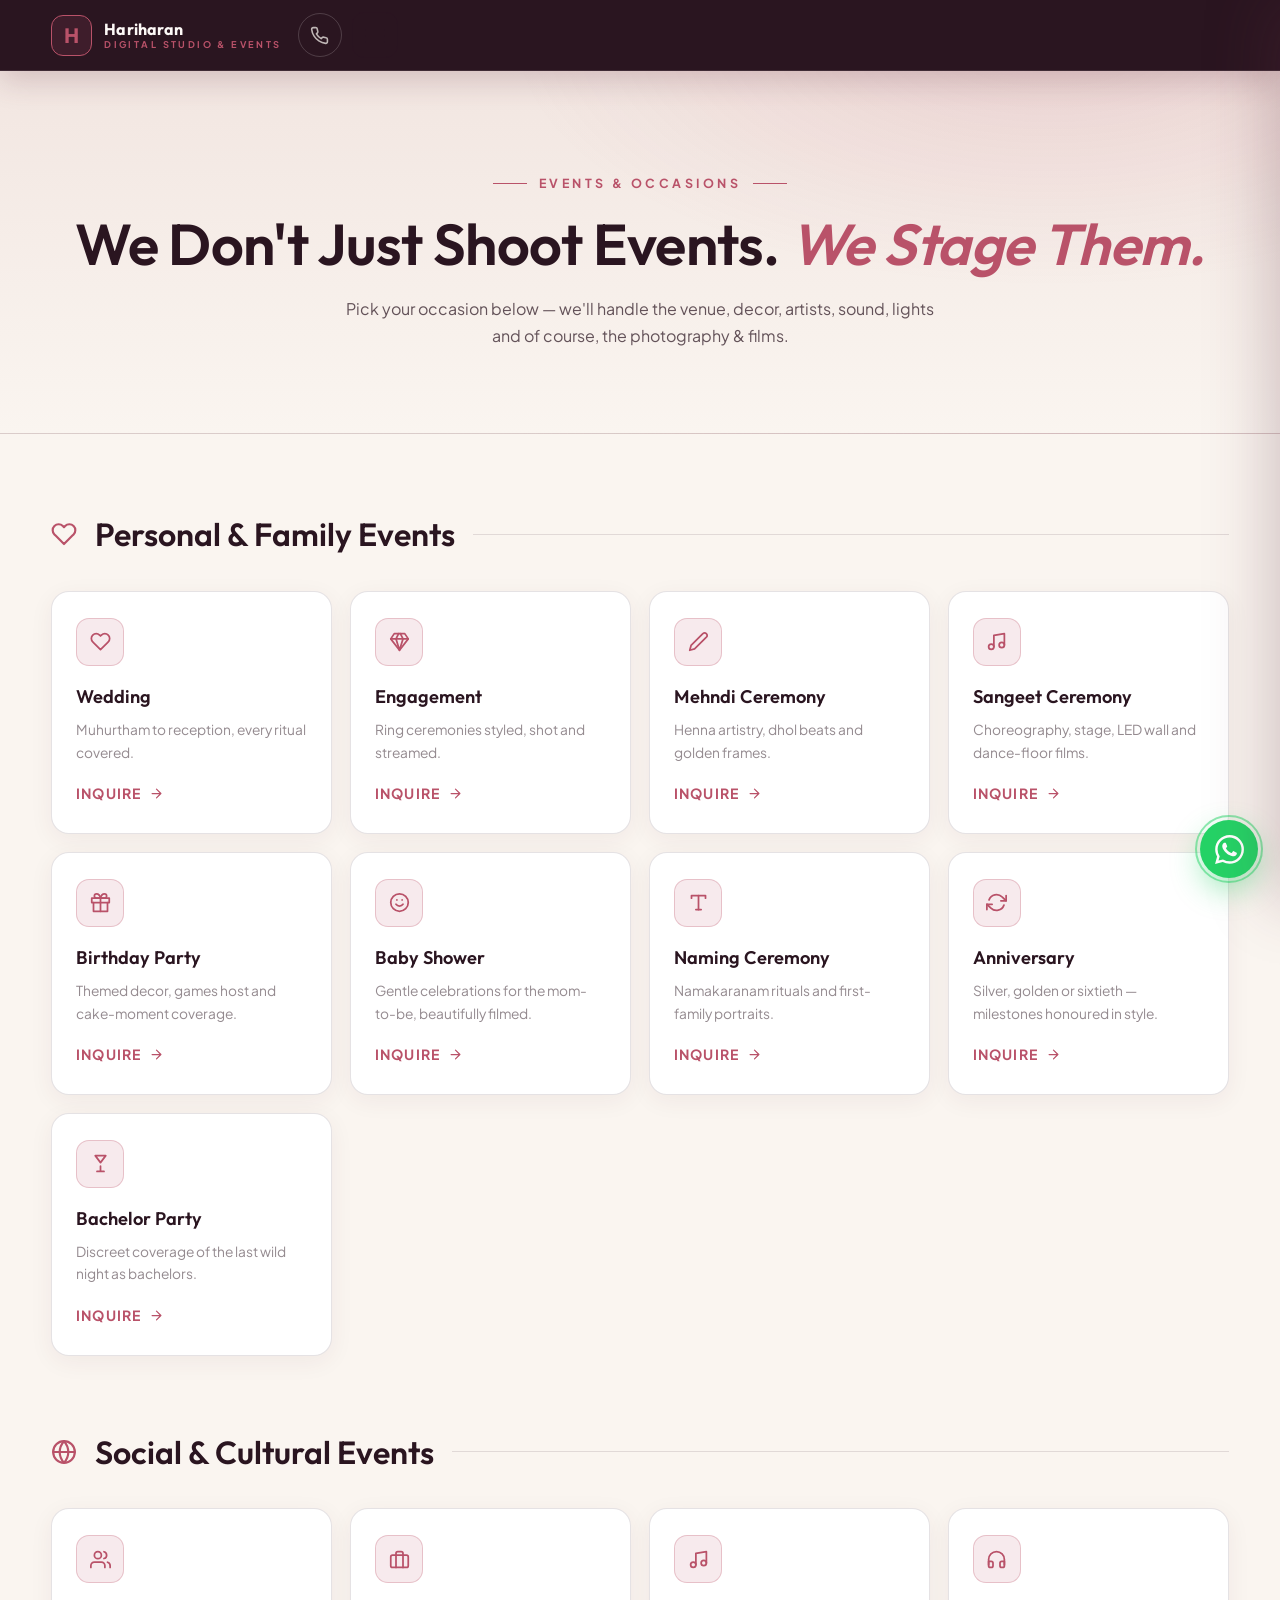
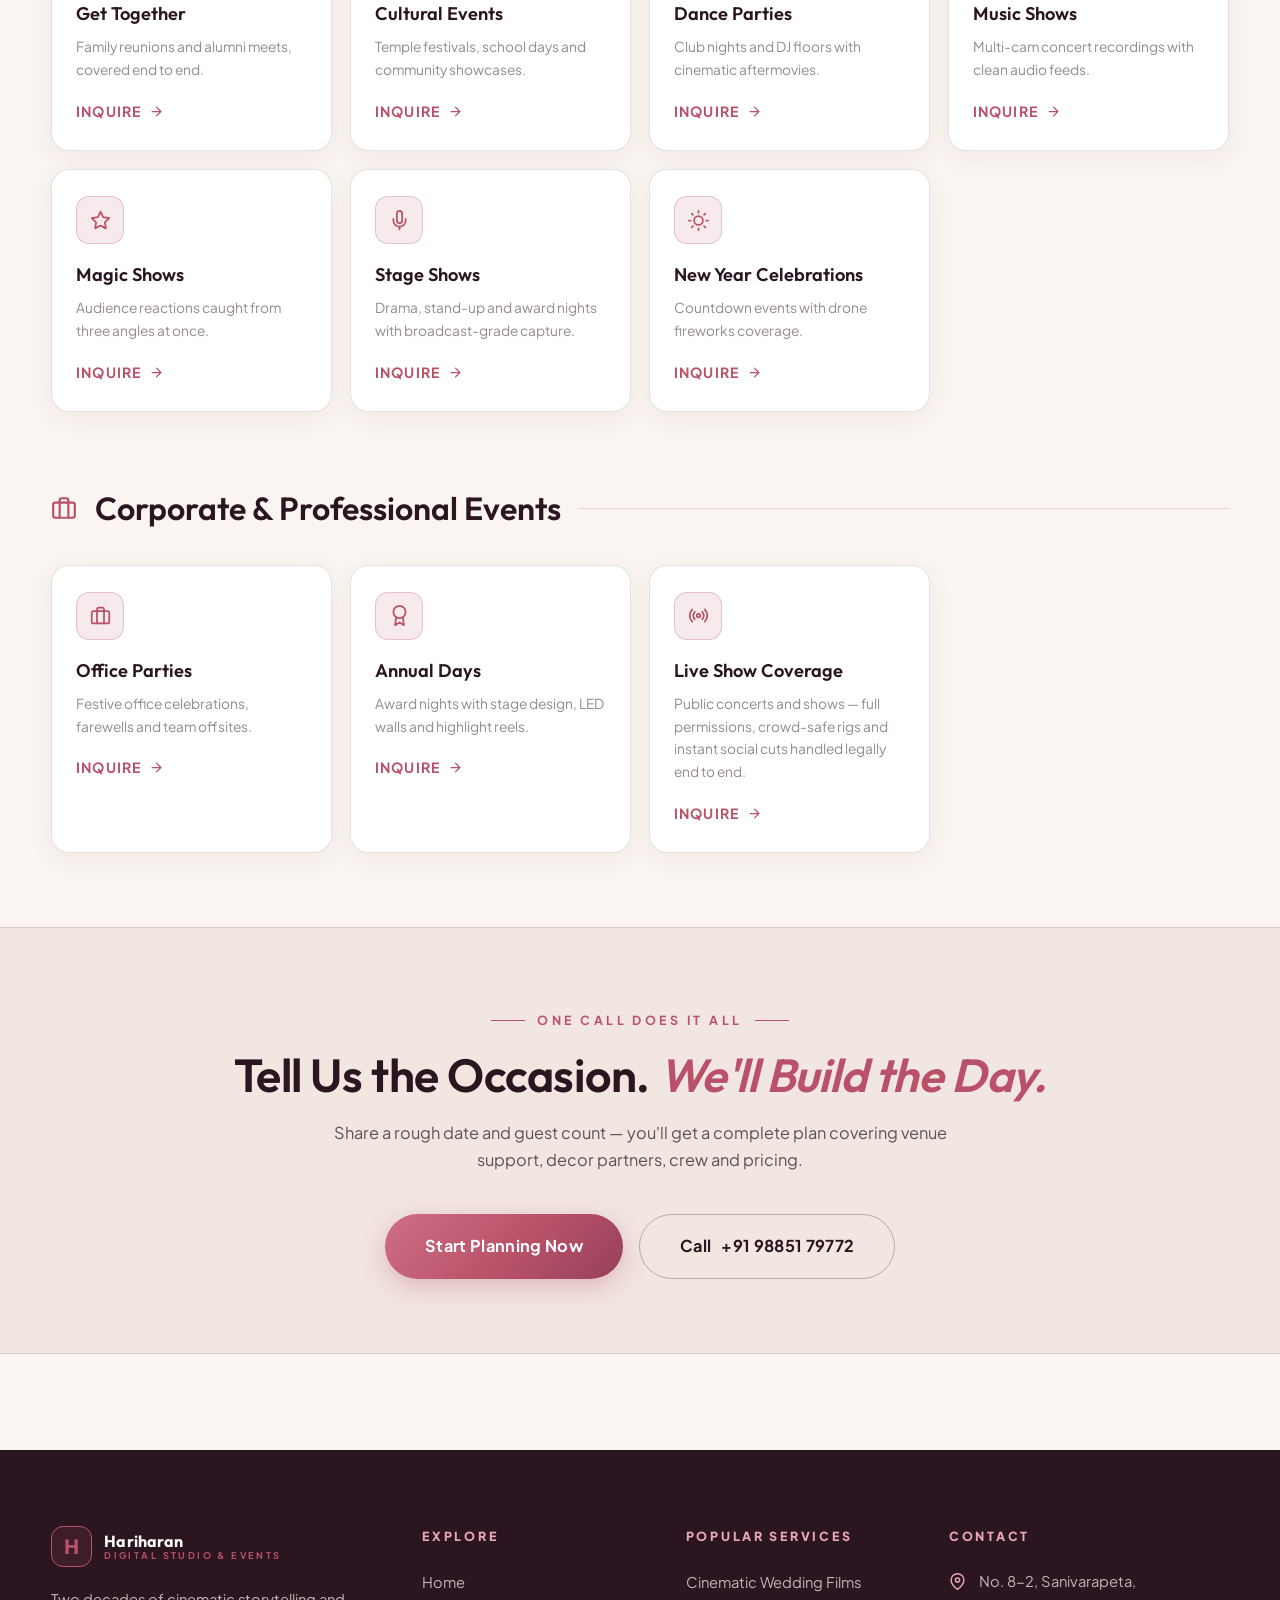
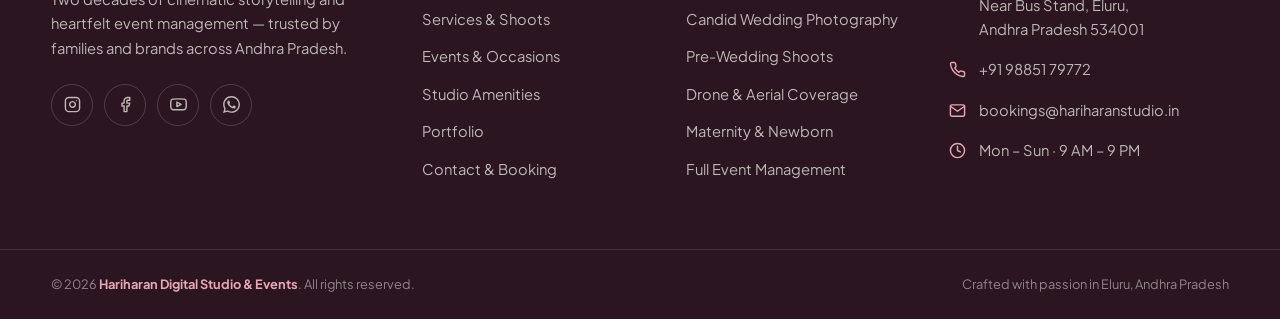
<file: events.html>
<!DOCTYPE html>
<html lang="en">
<head>
<meta charset="UTF-8">
<meta name="viewport" content="width=device-width, initial-scale=1">
<meta name="theme-color" content="#FAF5F0">
<title>Events &amp; Occasions | Hariharan Digital Studio &amp; Events</title>
<meta name="description" content="Full event management for weddings, sangeet, birthdays, cultural shows, corporate annual days and live concerts — coverage and planning by Hariharan Digital Studio &amp; Events, Eluru.">
<link rel="icon" href="data:image/svg+xml,%3Csvg xmlns=%27http://www.w3.org/2000/svg%27 viewBox=%270 0 64 64%27%3E%3Crect width=%2764%27 height=%2764%27 rx=%2714%27 fill=%27%23FAF5F0%27/%3E%3Ctext x=%2732%27 y=%2745%27 font-family=%27Georgia%27 font-size=%2738%27 fill=%27%23B95269%27 text-anchor=%27middle%27%3EH%3C/text%3E%3C/svg%3E">
<link rel="preconnect" href="https://fonts.googleapis.com">
<link rel="preconnect" href="https://fonts.gstatic.com" crossorigin>
<link href="https://fonts.googleapis.com/css2?family=Outfit:wght@300;400;500;600;700;800&amp;family=Plus+Jakarta+Sans:wght@300;400;500;600;700;800&amp;display=swap" rel="stylesheet">
<link rel="stylesheet" href="css/style.css">
</head>
<body>
<a class="skip-link" href="#main">Skip to content</a>

<header class="site-header" id="siteHeader">
  <div class="container header-inner">
    <a href="index.html" class="brand" aria-label="Hariharan Digital Studio and Events, home">
      <span class="brand-mark">H</span>
      <span class="brand-text"><b>Hariharan</b><span>Digital Studio &amp; Events</span></span>
    </a>
    <nav class="main-nav" id="mainNav" aria-label="Primary navigation">
      <ul>
        <li><a class="nav-link" href="index.html">Home</a></li>
        <li><a class="nav-link" href="services.html">Services &amp; Shoots</a></li>
        <li><a class="nav-link active" href="events.html" aria-current="page">Events &amp; Occasions</a></li>
        <li><a class="nav-link" href="amenities.html">Studio Amenities</a></li>
        <li><a class="nav-link" href="portfolio.html">Portfolio</a></li>
        <li><a class="nav-link" href="contact.html">Contact</a></li>
      </ul>
      <a href="contact.html" class="btn btn-gold nav-cta">Book / Inquire Now</a>
    </nav>
    <div class="header-actions">
      <a href="#" class="icon-btn call-btn js-tel" aria-label="Call Hariharan Digital Studio">
        <svg viewBox="0 0 24 24" fill="none" stroke="currentColor" stroke-width="2" stroke-linecap="round" stroke-linejoin="round"><path d="M22 16.92v3a2 2 0 0 1-2.18 2 19.79 19.79 0 0 1-8.63-3.07 19.5 19.5 0 0 1-6-6 19.79 19.79 0 0 1-3.07-8.67A2 2 0 0 1 4.11 2h3a2 2 0 0 1 2 1.72 12.84 12.84 0 0 0 .7 2.81 2 2 0 0 1-.45 2.11L8.09 9.91a16 16 0 0 0 6 6l1.27-1.27a2 2 0 0 1 2.11-.45 12.84 12.84 0 0 0 2.81.7A2 2 0 0 1 22 16.92z"/></svg>
      </a>
      <button class="nav-toggle" id="navToggle" aria-expanded="false" aria-controls="mainNav" aria-label="Open menu">
        <span></span><span></span><span></span>
      </button>
    </div>
  </div>
</header>
<div class="drawer-overlay" id="drawerOverlay"></div>

<main id="main">

  <section class="page-hero">
    <div class="container reveal in">
      <span class="eyebrow">Events &amp; Occasions</span>
      <h1>We Don't Just Shoot Events. <em class="gold-i">We Stage Them.</em></h1>
      <p>Pick your occasion below — we'll handle the venue, decor, artists, sound, lights and of course, the photography &amp; films.</p>
    </div>
  </section>

  <section class="section">
    <div class="container">

      <div class="evt-group">
        <h2 class="group-title reveal">
          <svg viewBox="0 0 24 24" fill="none" stroke="currentColor" stroke-width="2" stroke-linecap="round" stroke-linejoin="round"><path d="M20.84 4.61a5.5 5.5 0 0 0-7.78 0L12 5.67l-1.06-1.06a5.5 5.5 0 0 0-7.78 7.78l1.06 1.06L12 21.23l7.78-7.78 1.06-1.06a5.5 5.5 0 0 0 0-7.78z"/></svg>
          Personal &amp; Family Events
        </h2>
        <div class="evt-grid">
          <article class="evt-card card reveal"><span class="svc-icon"><svg viewBox="0 0 24 24" fill="none" stroke="currentColor" stroke-width="2" stroke-linecap="round" stroke-linejoin="round"><path d="M20.84 4.61a5.5 5.5 0 0 0-7.78 0L12 5.67l-1.06-1.06a5.5 5.5 0 0 0-7.78 7.78l1.06 1.06L12 21.23l7.78-7.78 1.06-1.06a5.5 5.5 0 0 0 0-7.78z"/></svg></span><h3>Wedding</h3><p>Muhurtham to reception, every ritual covered.</p><a class="link-arrow" href="contact.html?event=Wedding">Inquire <svg viewBox="0 0 24 24" fill="none" stroke="currentColor" stroke-width="2" stroke-linecap="round" stroke-linejoin="round"><path d="M5 12h14M12 5l7 7-7 7"/></svg></a></article>
          <article class="evt-card card reveal d1"><span class="svc-icon"><svg viewBox="0 0 24 24" fill="none" stroke="currentColor" stroke-width="2" stroke-linecap="round" stroke-linejoin="round"><path d="M6 3h12l4 6-10 13L2 9z"/><path d="M11 3 8 9l4 13 4-13-3-6"/><path d="M2 9h20"/></svg></span><h3>Engagement</h3><p>Ring ceremonies styled, shot and streamed.</p><a class="link-arrow" href="contact.html?event=Engagement">Inquire <svg viewBox="0 0 24 24" fill="none" stroke="currentColor" stroke-width="2" stroke-linecap="round" stroke-linejoin="round"><path d="M5 12h14M12 5l7 7-7 7"/></svg></a></article>
          <article class="evt-card card reveal d2"><span class="svc-icon"><svg viewBox="0 0 24 24" fill="none" stroke="currentColor" stroke-width="2" stroke-linecap="round" stroke-linejoin="round"><path d="M17 3a2.83 2.83 0 0 1 4 4L7.5 20.5 2 22l1.5-5.5L17 3z"/></svg></span><h3>Mehndi Ceremony</h3><p>Henna artistry, dhol beats and golden frames.</p><a class="link-arrow" href="contact.html?event=Mehndi%20Ceremony">Inquire <svg viewBox="0 0 24 24" fill="none" stroke="currentColor" stroke-width="2" stroke-linecap="round" stroke-linejoin="round"><path d="M5 12h14M12 5l7 7-7 7"/></svg></a></article>
          <article class="evt-card card reveal"><span class="svc-icon"><svg viewBox="0 0 24 24" fill="none" stroke="currentColor" stroke-width="2" stroke-linecap="round" stroke-linejoin="round"><path d="M9 18V5l12-2v13"/><circle cx="6" cy="18" r="3"/><circle cx="18" cy="16" r="3"/></svg></span><h3>Sangeet Ceremony</h3><p>Choreography, stage, LED wall and dance-floor films.</p><a class="link-arrow" href="contact.html?event=Sangeet%20Ceremony">Inquire <svg viewBox="0 0 24 24" fill="none" stroke="currentColor" stroke-width="2" stroke-linecap="round" stroke-linejoin="round"><path d="M5 12h14M12 5l7 7-7 7"/></svg></a></article>
          <article class="evt-card card reveal d1"><span class="svc-icon"><svg viewBox="0 0 24 24" fill="none" stroke="currentColor" stroke-width="2" stroke-linecap="round" stroke-linejoin="round"><polyline points="20 12 20 22 4 22 4 12"/><rect x="2" y="7" width="20" height="5"/><line x1="12" y1="22" x2="12" y2="7"/><path d="M12 7H7.5a2.5 2.5 0 0 1 0-5C11 2 12 7 12 7z"/><path d="M12 7h4.5a2.5 2.5 0 0 0 0-5C13 2 12 7 12 7z"/></svg></span><h3>Birthday Party</h3><p>Themed decor, games host and cake-moment coverage.</p><a class="link-arrow" href="contact.html?event=Birthday%20Party">Inquire <svg viewBox="0 0 24 24" fill="none" stroke="currentColor" stroke-width="2" stroke-linecap="round" stroke-linejoin="round"><path d="M5 12h14M12 5l7 7-7 7"/></svg></a></article>
          <article class="evt-card card reveal d2"><span class="svc-icon"><svg viewBox="0 0 24 24" fill="none" stroke="currentColor" stroke-width="2" stroke-linecap="round" stroke-linejoin="round"><circle cx="12" cy="12" r="10"/><path d="M8 14s1.5 2 4 2 4-2 4-2"/><line x1="9" y1="9" x2="9.01" y2="9"/><line x1="15" y1="9" x2="15.01" y2="9"/></svg></span><h3>Baby Shower</h3><p>Gentle celebrations for the mom-to-be, beautifully filmed.</p><a class="link-arrow" href="contact.html?event=Baby%20Shower">Inquire <svg viewBox="0 0 24 24" fill="none" stroke="currentColor" stroke-width="2" stroke-linecap="round" stroke-linejoin="round"><path d="M5 12h14M12 5l7 7-7 7"/></svg></a></article>
          <article class="evt-card card reveal"><span class="svc-icon"><svg viewBox="0 0 24 24" fill="none" stroke="currentColor" stroke-width="2" stroke-linecap="round" stroke-linejoin="round"><polyline points="4 7 4 4 20 4 20 7"/><line x1="9" y1="20" x2="15" y2="20"/><line x1="12" y1="4" x2="12" y2="20"/></svg></span><h3>Naming Ceremony</h3><p>Namakaranam rituals and first-family portraits.</p><a class="link-arrow" href="contact.html?event=Naming%20Ceremony">Inquire <svg viewBox="0 0 24 24" fill="none" stroke="currentColor" stroke-width="2" stroke-linecap="round" stroke-linejoin="round"><path d="M5 12h14M12 5l7 7-7 7"/></svg></a></article>
          <article class="evt-card card reveal d1"><span class="svc-icon"><svg viewBox="0 0 24 24" fill="none" stroke="currentColor" stroke-width="2" stroke-linecap="round" stroke-linejoin="round"><polyline points="23 4 23 10 17 10"/><polyline points="1 20 1 14 7 14"/><path d="M3.51 9a9 9 0 0 1 14.85-3.36L23 10M1 14l4.64 4.36A9 9 0 0 0 20.49 15"/></svg></span><h3>Anniversary</h3><p>Silver, golden or sixtieth — milestones honoured in style.</p><a class="link-arrow" href="contact.html?event=Anniversary">Inquire <svg viewBox="0 0 24 24" fill="none" stroke="currentColor" stroke-width="2" stroke-linecap="round" stroke-linejoin="round"><path d="M5 12h14M12 5l7 7-7 7"/></svg></a></article>
          <article class="evt-card card reveal d2"><span class="svc-icon"><svg viewBox="0 0 24 24" fill="none" stroke="currentColor" stroke-width="2" stroke-linecap="round" stroke-linejoin="round"><path d="M8 21h8M12 15v6M6 3h12l-6 8-6-8z"/></svg></span><h3>Bachelor Party</h3><p>Discreet coverage of the last wild night as bachelors.</p><a class="link-arrow" href="contact.html?event=Bachelor%20Party">Inquire <svg viewBox="0 0 24 24" fill="none" stroke="currentColor" stroke-width="2" stroke-linecap="round" stroke-linejoin="round"><path d="M5 12h14M12 5l7 7-7 7"/></svg></a></article>
        </div>
      </div>

      <div class="evt-group">
        <h2 class="group-title reveal">
          <svg viewBox="0 0 24 24" fill="none" stroke="currentColor" stroke-width="2" stroke-linecap="round" stroke-linejoin="round"><circle cx="12" cy="12" r="10"/><line x1="2" y1="12" x2="22" y2="12"/><path d="M12 2a15.3 15.3 0 0 1 4 10 15.3 15.3 0 0 1-4 10 15.3 15.3 0 0 1-4-10 15.3 15.3 0 0 1 4-10z"/></svg>
          Social &amp; Cultural Events
        </h2>
        <div class="evt-grid">
          <article class="evt-card card reveal"><span class="svc-icon"><svg viewBox="0 0 24 24" fill="none" stroke="currentColor" stroke-width="2" stroke-linecap="round" stroke-linejoin="round"><path d="M17 21v-2a4 4 0 0 0-4-4H5a4 4 0 0 0-4 4v2"/><circle cx="9" cy="7" r="4"/><path d="M23 21v-2a4 4 0 0 0-3-3.87"/><path d="M16 3.13a4 4 0 0 1 0 7.75"/></svg></span><h3>Get Together</h3><p>Family reunions and alumni meets, covered end to end.</p><a class="link-arrow" href="contact.html?event=Get%20Together">Inquire <svg viewBox="0 0 24 24" fill="none" stroke="currentColor" stroke-width="2" stroke-linecap="round" stroke-linejoin="round"><path d="M5 12h14M12 5l7 7-7 7"/></svg></a></article>
          <article class="evt-card card reveal d1"><span class="svc-icon"><svg viewBox="0 0 24 24" fill="none" stroke="currentColor" stroke-width="2" stroke-linecap="round" stroke-linejoin="round"><rect x="2" y="7" width="20" height="14" rx="2"/><path d="M16 21V5a2 2 0 0 0-2-2h-4a2 2 0 0 0-2 2v16"/></svg></span><h3>Cultural Events</h3><p>Temple festivals, school days and community showcases.</p><a class="link-arrow" href="contact.html?event=Cultural%20Event">Inquire <svg viewBox="0 0 24 24" fill="none" stroke="currentColor" stroke-width="2" stroke-linecap="round" stroke-linejoin="round"><path d="M5 12h14M12 5l7 7-7 7"/></svg></a></article>
          <article class="evt-card card reveal d2"><span class="svc-icon"><svg viewBox="0 0 24 24" fill="none" stroke="currentColor" stroke-width="2" stroke-linecap="round" stroke-linejoin="round"><path d="M9 18V5l12-2v13"/><circle cx="6" cy="18" r="3"/><circle cx="18" cy="16" r="3"/></svg></span><h3>Dance Parties</h3><p>Club nights and DJ floors with cinematic aftermovies.</p><a class="link-arrow" href="contact.html?event=Dance%20Party">Inquire <svg viewBox="0 0 24 24" fill="none" stroke="currentColor" stroke-width="2" stroke-linecap="round" stroke-linejoin="round"><path d="M5 12h14M12 5l7 7-7 7"/></svg></a></article>
          <article class="evt-card card reveal"><span class="svc-icon"><svg viewBox="0 0 24 24" fill="none" stroke="currentColor" stroke-width="2" stroke-linecap="round" stroke-linejoin="round"><path d="M3 18v-6a9 9 0 0 1 18 0v6"/><path d="M21 19a2 2 0 0 1-2 2h-1a2 2 0 0 1-2-2v-3a2 2 0 0 1 2-2h3zM3 19a2 2 0 0 0 2 2h1a2 2 0 0 0 2-2v-3a2 2 0 0 0-2-2H3z"/></svg></span><h3>Music Shows</h3><p>Multi-cam concert recordings with clean audio feeds.</p><a class="link-arrow" href="contact.html?event=Music%20Show">Inquire <svg viewBox="0 0 24 24" fill="none" stroke="currentColor" stroke-width="2" stroke-linecap="round" stroke-linejoin="round"><path d="M5 12h14M12 5l7 7-7 7"/></svg></a></article>
          <article class="evt-card card reveal d1"><span class="svc-icon"><svg viewBox="0 0 24 24" fill="none" stroke="currentColor" stroke-width="2" stroke-linecap="round" stroke-linejoin="round"><polygon points="12 2 15.09 8.26 22 9.27 17 14.14 18.18 21.02 12 17.77 5.82 21.02 7 14.14 2 9.27 8.91 8.26 12 2"/></svg></span><h3>Magic Shows</h3><p>Audience reactions caught from three angles at once.</p><a class="link-arrow" href="contact.html?event=Magic%20Show">Inquire <svg viewBox="0 0 24 24" fill="none" stroke="currentColor" stroke-width="2" stroke-linecap="round" stroke-linejoin="round"><path d="M5 12h14M12 5l7 7-7 7"/></svg></a></article>
          <article class="evt-card card reveal d2"><span class="svc-icon"><svg viewBox="0 0 24 24" fill="none" stroke="currentColor" stroke-width="2" stroke-linecap="round" stroke-linejoin="round"><path d="M12 1a3 3 0 0 0-3 3v8a3 3 0 0 0 6 0V4a3 3 0 0 0-3-3z"/><path d="M19 10v2a7 7 0 0 1-14 0v-2"/><line x1="12" y1="19" x2="12" y2="22"/></svg></span><h3>Stage Shows</h3><p>Drama, stand-up and award nights with broadcast-grade capture.</p><a class="link-arrow" href="contact.html?event=Stage%20Show">Inquire <svg viewBox="0 0 24 24" fill="none" stroke="currentColor" stroke-width="2" stroke-linecap="round" stroke-linejoin="round"><path d="M5 12h14M12 5l7 7-7 7"/></svg></a></article>
          <article class="evt-card card reveal"><span class="svc-icon"><svg viewBox="0 0 24 24" fill="none" stroke="currentColor" stroke-width="2" stroke-linecap="round" stroke-linejoin="round"><circle cx="12" cy="12" r="5"/><line x1="12" y1="1" x2="12" y2="3"/><line x1="12" y1="21" x2="12" y2="23"/><line x1="4.22" y1="4.22" x2="5.64" y2="5.64"/><line x1="18.36" y1="18.36" x2="19.78" y2="19.78"/><line x1="1" y1="12" x2="3" y2="12"/><line x1="21" y1="12" x2="23" y2="12"/><line x1="4.22" y1="19.78" x2="5.64" y2="18.36"/><line x1="18.36" y1="5.64" x2="19.78" y2="4.22"/></svg></span><h3>New Year Celebrations</h3><p>Countdown events with drone fireworks coverage.</p><a class="link-arrow" href="contact.html?event=New%20Year%20Celebration">Inquire <svg viewBox="0 0 24 24" fill="none" stroke="currentColor" stroke-width="2" stroke-linecap="round" stroke-linejoin="round"><path d="M5 12h14M12 5l7 7-7 7"/></svg></a></article>
        </div>
      </div>

      <div class="evt-group">
        <h2 class="group-title reveal">
          <svg viewBox="0 0 24 24" fill="none" stroke="currentColor" stroke-width="2" stroke-linecap="round" stroke-linejoin="round"><rect x="2" y="7" width="20" height="14" rx="2"/><path d="M16 21V5a2 2 0 0 0-2-2h-4a2 2 0 0 0-2 2v16"/></svg>
          Corporate &amp; Professional Events
        </h2>
        <div class="evt-grid">
          <article class="evt-card card reveal"><span class="svc-icon"><svg viewBox="0 0 24 24" fill="none" stroke="currentColor" stroke-width="2" stroke-linecap="round" stroke-linejoin="round"><rect x="2" y="7" width="20" height="14" rx="2"/><path d="M16 21V5a2 2 0 0 0-2-2h-4a2 2 0 0 0-2 2v16"/></svg></span><h3>Office Parties</h3><p>Festive office celebrations, farewells and team offsites.</p><a class="link-arrow" href="contact.html?event=Office%20Party">Inquire <svg viewBox="0 0 24 24" fill="none" stroke="currentColor" stroke-width="2" stroke-linecap="round" stroke-linejoin="round"><path d="M5 12h14M12 5l7 7-7 7"/></svg></a></article>
          <article class="evt-card card reveal d1"><span class="svc-icon"><svg viewBox="0 0 24 24" fill="none" stroke="currentColor" stroke-width="2" stroke-linecap="round" stroke-linejoin="round"><circle cx="12" cy="8" r="7"/><polyline points="8.21 13.89 7 23 12 20 17 23 15.79 13.88"/></svg></span><h3>Annual Days</h3><p>Award nights with stage design, LED walls and highlight reels.</p><a class="link-arrow" href="contact.html?event=Annual%20Day">Inquire <svg viewBox="0 0 24 24" fill="none" stroke="currentColor" stroke-width="2" stroke-linecap="round" stroke-linejoin="round"><path d="M5 12h14M12 5l7 7-7 7"/></svg></a></article>
          <article class="evt-card card reveal d2"><span class="svc-icon"><svg viewBox="0 0 24 24" fill="none" stroke="currentColor" stroke-width="2" stroke-linecap="round" stroke-linejoin="round"><circle cx="12" cy="12" r="2"/><path d="M16.24 7.76a6 6 0 0 1 0 8.49m-8.48-.01a6 6 0 0 1 0-8.49m11.31-2.82a10 10 0 0 1 0 14.14m-14.14 0a10 10 0 0 1 0-14.14"/></svg></span><h3>Live Show Coverage</h3><p>Public concerts and shows — full permissions, crowd-safe rigs and instant social cuts handled legally end to end.</p><a class="link-arrow" href="contact.html?event=Live%20Show%20Coverage">Inquire <svg viewBox="0 0 24 24" fill="none" stroke="currentColor" stroke-width="2" stroke-linecap="round" stroke-linejoin="round"><path d="M5 12h14M12 5l7 7-7 7"/></svg></a></article>
        </div>
      </div>

    </div>
  </section>

  <section class="section alt center">
    <div class="container reveal">
      <span class="eyebrow">One Call Does It All</span>
      <h2 class="section-title">Tell Us the Occasion. <em class="gold-i">We'll Build the Day.</em></h2>
      <p class="section-sub">Share a rough date and guest count — you'll get a complete plan covering venue support, decor partners, crew and pricing.</p>
      <div class="hero-ctas">
        <a href="contact.html" class="btn btn-gold btn-lg">Start Planning Now</a>
        <a href="#" class="btn btn-outline btn-lg js-tel">Call <span data-phone></span></a>
      </div>
    </div>
  </section>

</main>

<footer class="footer">
  <div class="container footer-grid">
    <div class="f-brand">
      <a href="index.html" class="brand">
        <span class="brand-mark">H</span>
        <span class="brand-text"><b>Hariharan</b><span>Digital Studio &amp; Events</span></span>
      </a>
      <p>Two decades of cinematic storytelling and heartfelt event management — trusted by families and brands across Andhra Pradesh.</p>
      <div class="socials">
        <a href="#" aria-label="Instagram"><svg viewBox="0 0 24 24" fill="none" stroke="currentColor" stroke-width="2" stroke-linecap="round" stroke-linejoin="round"><rect x="2" y="2" width="20" height="20" rx="5"/><path d="M16 11.37A4 4 0 1 1 12.63 8 4 4 0 0 1 16 11.37z"/><line x1="17.5" y1="6.5" x2="17.51" y2="6.5"/></svg></a>
        <a href="#" aria-label="Facebook"><svg viewBox="0 0 24 24" fill="none" stroke="currentColor" stroke-width="2" stroke-linecap="round" stroke-linejoin="round"><path d="M18 2h-3a5 5 0 0 0-5 5v3H7v4h3v8h4v-8h3l1-4h-4V7a1 1 0 0 1 1-1h3z"/></svg></a>
        <a href="#" aria-label="YouTube"><svg viewBox="0 0 24 24" fill="none" stroke="currentColor" stroke-width="2" stroke-linecap="round" stroke-linejoin="round"><path d="M22.54 6.42a2.78 2.78 0 0 0-1.94-2C18.88 4 12 4 12 4s-6.88 0-8.6.46a2.78 2.78 0 0 0-1.94 2A29 29 0 0 0 1 11.75a29 29 0 0 0 .46 5.33A2.78 2.78 0 0 0 3.4 19c1.72.46 8.6.46 8.6.46s6.88 0 8.6-.46a2.78 2.78 0 0 0 1.94-1.92 29 29 0 0 0 .46-5.33 29 29 0 0 0-.46-5.33z"/><polygon points="9.75 15.02 15.5 11.75 9.75 8.48 9.75 15.02"/></svg></a>
        <a href="#" class="js-wa" target="_blank" rel="noopener" aria-label="WhatsApp"><svg viewBox="0 0 24 24" fill="currentColor"><path d="M17.472 14.382c-.297-.149-1.758-.867-2.03-.967-.273-.099-.471-.148-.67.15-.197.297-.767.966-.94 1.164-.173.199-.347.223-.644.075-.297-.15-1.255-.463-2.39-1.475-.883-.788-1.48-1.761-1.653-2.059-.173-.297-.018-.458.13-.606.134-.133.298-.347.446-.52.149-.174.198-.298.298-.497.099-.198.05-.371-.025-.52-.075-.149-.669-1.612-.916-2.207-.242-.579-.487-.5-.669-.51-.173-.008-.371-.01-.57-.01-.198 0-.52.074-.792.372-.272.297-1.04 1.016-1.04 2.479 0 1.462 1.065 2.875 1.213 3.074.149.198 2.096 3.2 5.077 4.487.709.306 1.262.489 1.694.625.712.227 1.36.195 1.871.118.571-.085 1.758-.719 2.006-1.413.248-.694.248-1.289.173-1.413-.074-.124-.272-.198-.57-.347m-5.421 7.403h-.004a9.87 9.87 0 0 1-5.031-1.378l-.361-.214-3.741.982.998-3.648-.235-.374a9.86 9.86 0 0 1-1.51-5.26c.001-5.45 4.436-9.884 9.888-9.884 2.64 0 5.122 1.03 6.988 2.898a9.825 9.825 0 0 1 2.893 6.994c-.003 5.45-4.437 9.884-9.885 9.884m8.413-18.297A11.815 11.815 0 0 0 12.05 0C5.495 0 .16 5.335.157 11.892c0 2.096.547 4.142 1.588 5.945L.057 24l6.305-1.654a11.882 11.882 0 0 0 5.683 1.448h.005c6.554 0 11.89-5.335 11.893-11.893a11.821 11.821 0 0 0-3.48-8.413Z"/></svg></a>
      </div>
    </div>
    <div class="f-col">
      <h4>Explore</h4>
      <ul class="f-links">
        <li><a href="index.html">Home</a></li>
        <li><a href="services.html">Services &amp; Shoots</a></li>
        <li><a href="events.html">Events &amp; Occasions</a></li>
        <li><a href="amenities.html">Studio Amenities</a></li>
        <li><a href="portfolio.html">Portfolio</a></li>
        <li><a href="contact.html">Contact &amp; Booking</a></li>
      </ul>
    </div>
    <div class="f-col">
      <h4>Popular Services</h4>
      <ul class="f-links">
        <li><a href="services.html">Cinematic Wedding Films</a></li>
        <li><a href="services.html">Candid Wedding Photography</a></li>
        <li><a href="services.html">Pre-Wedding Shoots</a></li>
        <li><a href="services.html">Drone &amp; Aerial Coverage</a></li>
        <li><a href="services.html">Maternity &amp; Newborn</a></li>
        <li><a href="events.html">Full Event Management</a></li>
      </ul>
    </div>
    <div class="f-col">
      <h4>Contact</h4>
      <ul class="f-contact">
        <li><svg viewBox="0 0 24 24" fill="none" stroke="currentColor" stroke-width="2" stroke-linecap="round" stroke-linejoin="round"><path d="M21 10c0 7-9 13-9 13s-9-6-9-13a9 9 0 0 1 18 0z"/><circle cx="12" cy="10" r="3"/></svg><span>No. 8-2, Sanivarapeta,<br>Near Bus Stand, Eluru,<br>Andhra Pradesh 534001</span></li>
        <li><svg viewBox="0 0 24 24" fill="none" stroke="currentColor" stroke-width="2" stroke-linecap="round" stroke-linejoin="round"><path d="M22 16.92v3a2 2 0 0 1-2.18 2 19.79 19.79 0 0 1-8.63-3.07 19.5 19.5 0 0 1-6-6 19.79 19.79 0 0 1-3.07-8.67A2 2 0 0 1 4.11 2h3a2 2 0 0 1 2 1.72 12.84 12.84 0 0 0 .7 2.81 2 2 0 0 1-.45 2.11L8.09 9.91a16 16 0 0 0 6 6l1.27-1.27a2 2 0 0 1 2.11-.45 12.84 12.84 0 0 0 2.81.7A2 2 0 0 1 22 16.92z"/></svg><a href="#" class="js-tel"><span data-phone></span></a></li>
        <li><svg viewBox="0 0 24 24" fill="none" stroke="currentColor" stroke-width="2" stroke-linecap="round" stroke-linejoin="round"><rect x="2" y="4" width="20" height="16" rx="2"/><polyline points="22,6 12,13 2,6"/></svg><a href="#" class="js-mail">bookings@hariharanstudio.in</a></li>
        <li><svg viewBox="0 0 24 24" fill="none" stroke="currentColor" stroke-width="2" stroke-linecap="round" stroke-linejoin="round"><circle cx="12" cy="12" r="10"/><polyline points="12 6 12 12 16 14"/></svg><span>Mon – Sun · 9 AM – 9 PM</span></li>
      </ul>
    </div>
  </div>
  <div class="f-bottom">
    <div class="container" style="display:flex;justify-content:space-between;flex-wrap:wrap;gap:12px">
      <span>© <span id="year"></span> <b>Hariharan Digital Studio &amp; Events</b>. All rights reserved.</span>
      <span>Crafted with passion in Eluru, Andhra Pradesh</span>
    </div>
  </div>
</footer>

<a class="wa-float js-wa" href="#" target="_blank" rel="noopener" aria-label="Chat with us on WhatsApp">
  <svg viewBox="0 0 24 24" fill="currentColor"><path d="M17.472 14.382c-.297-.149-1.758-.867-2.03-.967-.273-.099-.471-.148-.67.15-.197.297-.767.966-.94 1.164-.173.199-.347.223-.644.075-.297-.15-1.255-.463-2.39-1.475-.883-.788-1.48-1.761-1.653-2.059-.173-.297-.018-.458.13-.606.134-.133.298-.347.446-.52.149-.174.198-.298.298-.497.099-.198.05-.371-.025-.52-.075-.149-.669-1.612-.916-2.207-.242-.579-.487-.5-.669-.51-.173-.008-.371-.01-.57-.01-.198 0-.52.074-.792.372-.272.297-1.04 1.016-1.04 2.479 0 1.462 1.065 2.875 1.213 3.074.149.198 2.096 3.2 5.077 4.487.709.306 1.262.489 1.694.625.712.227 1.36.195 1.871.118.571-.085 1.758-.719 2.006-1.413.248-.694.248-1.289.173-1.413-.074-.124-.272-.198-.57-.347m-5.421 7.403h-.004a9.87 9.87 0 0 1-5.031-1.378l-.361-.214-3.741.982.998-3.648-.235-.374a9.86 9.86 0 0 1-1.51-5.26c.001-5.45 4.436-9.884 9.888-9.884 2.64 0 5.122 1.03 6.988 2.898a9.825 9.825 0 0 1 2.893 6.994c-.003 5.45-4.437 9.884-9.885 9.884m8.413-18.297A11.815 11.815 0 0 0 12.05 0C5.495 0 .16 5.335.157 11.892c0 2.096.547 4.142 1.588 5.945L.057 24l6.305-1.654a11.882 11.882 0 0 0 5.683 1.448h.005c6.554 0 11.89-5.335 11.893-11.893a11.821 11.821 0 0 0-3.48-8.413Z"/></svg>
</a>

<script src="js/main.js"></script>
</body>
</html>
</file>
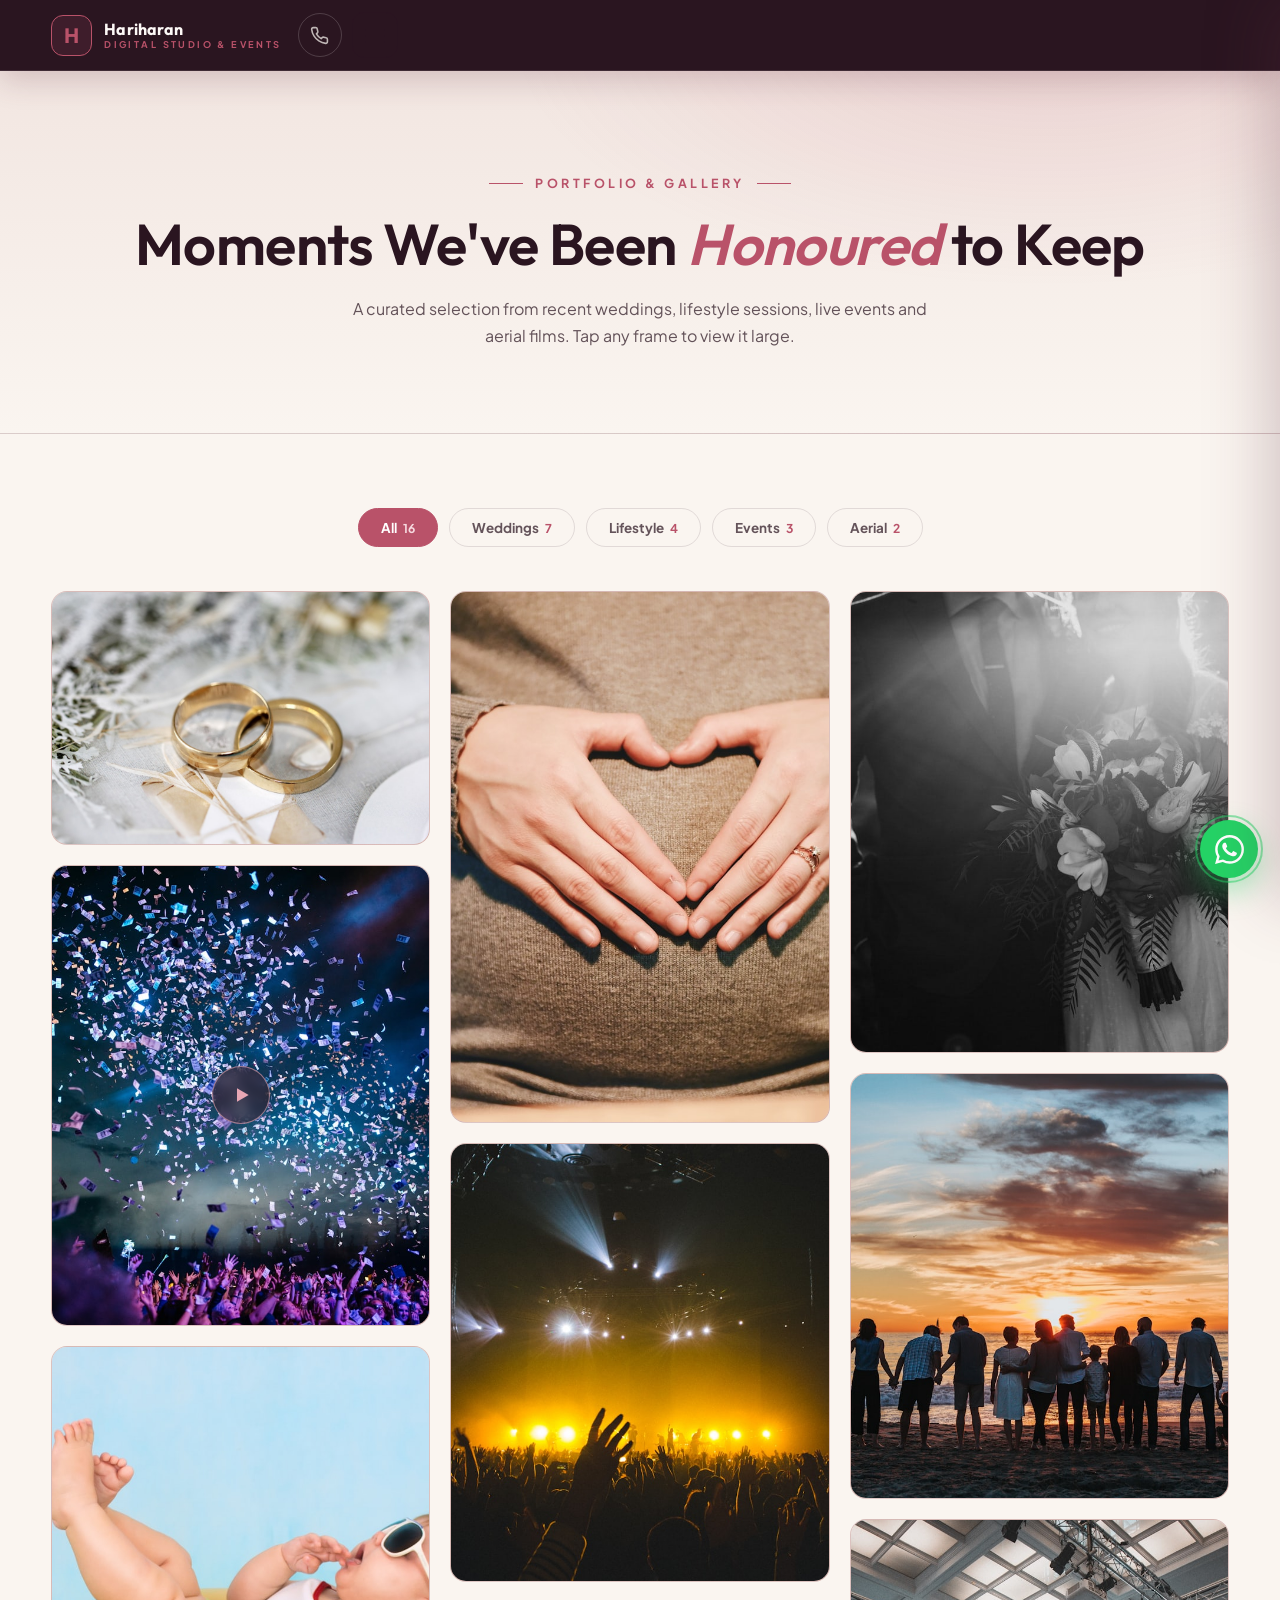
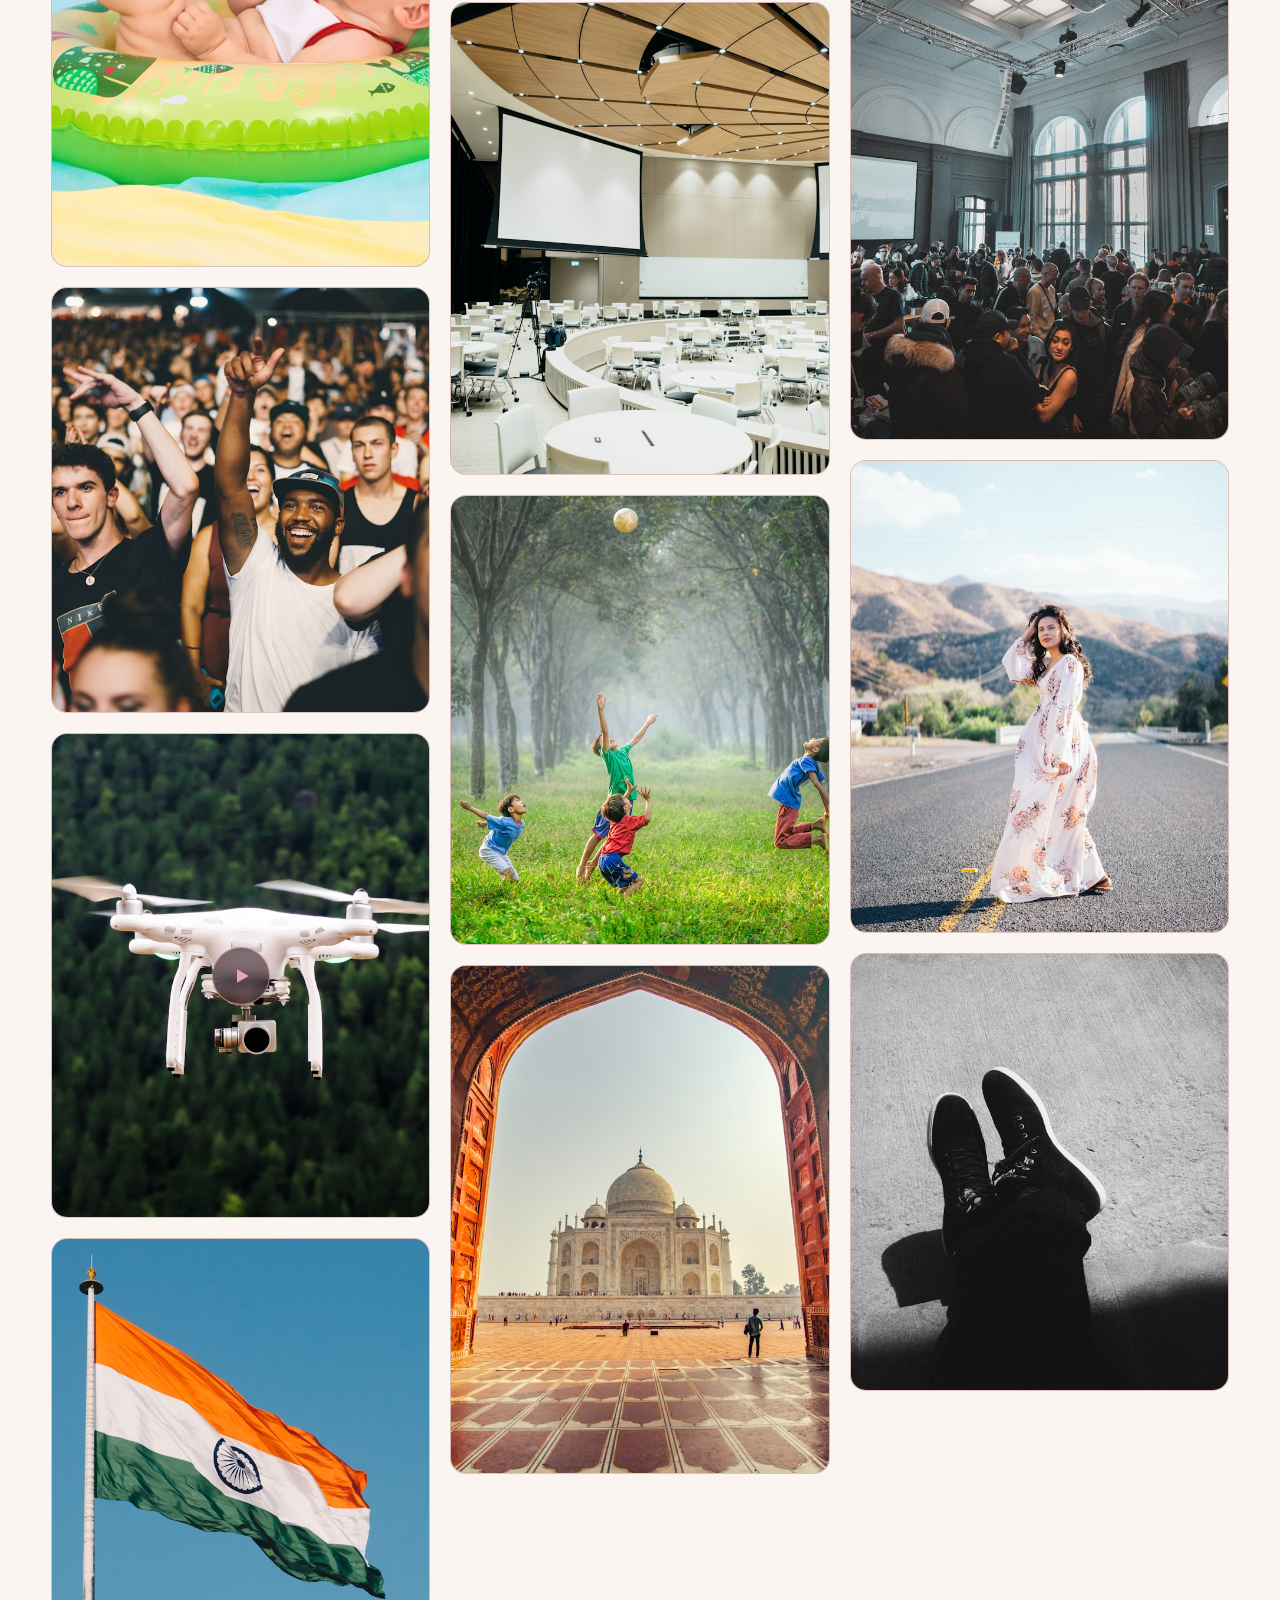
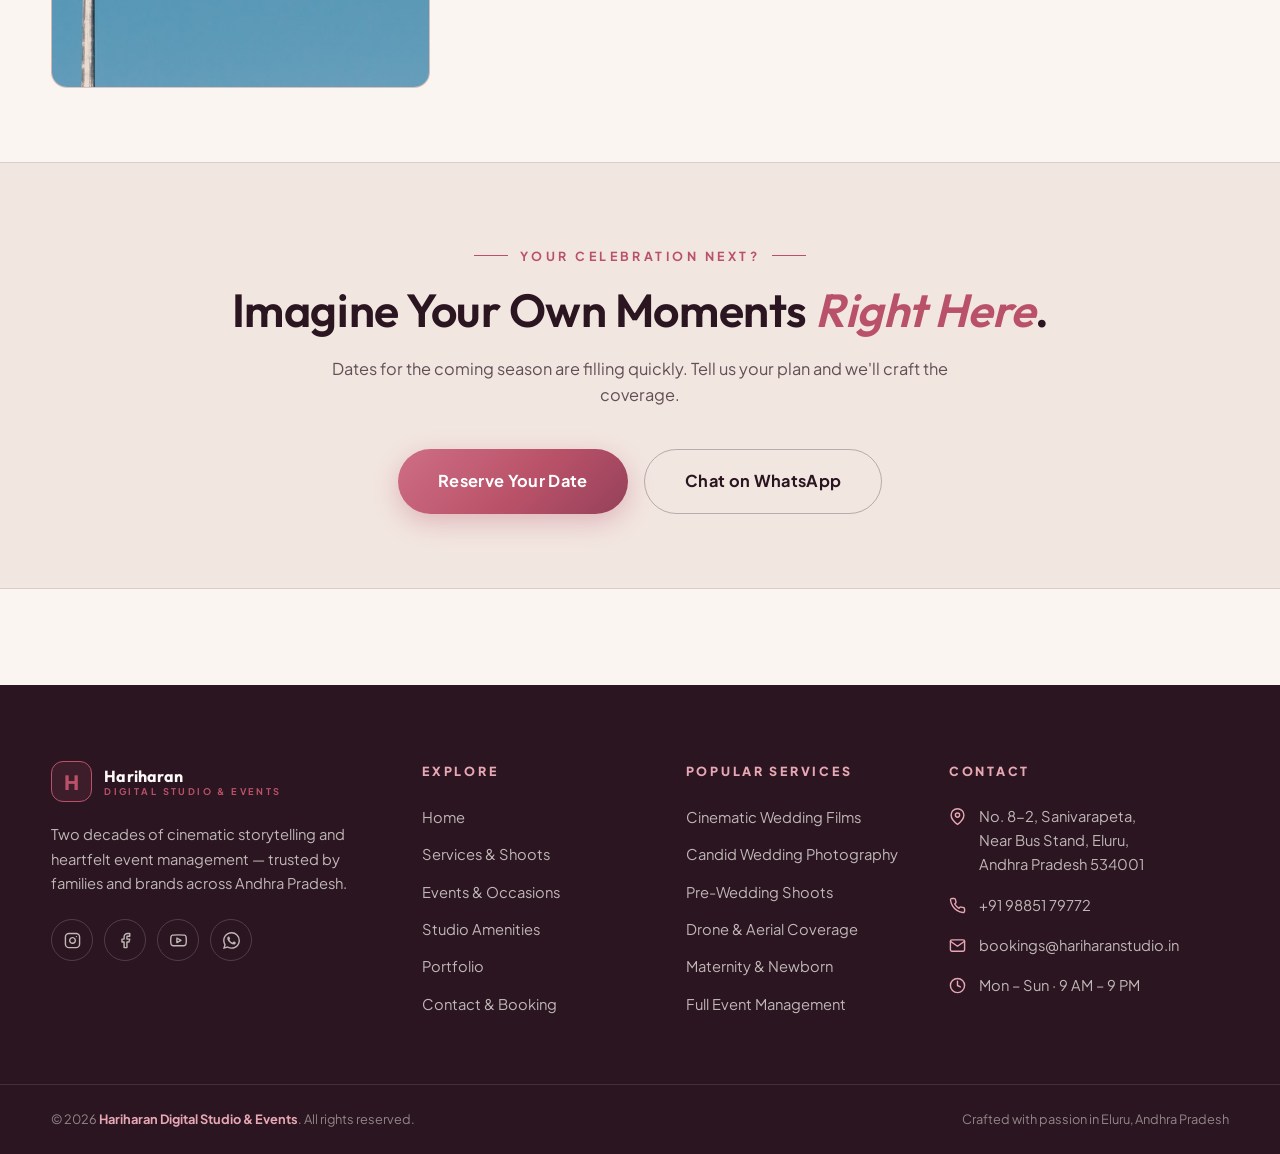
<file: portfolio.html>
<!DOCTYPE html>
<html lang="en">
<head>
<meta charset="UTF-8">
<meta name="viewport" content="width=device-width, initial-scale=1">
<meta name="theme-color" content="#FAF5F0">
<title>Portfolio &amp; Gallery | Hariharan Digital Studio &amp; Events</title>
<meta name="description" content="Browse real wedding frames, lifestyle portraits, live event coverage and drone films by Hariharan Digital Studio &amp; Events, Eluru.">
<link rel="icon" href="data:image/svg+xml,%3Csvg xmlns=%27http://www.w3.org/2000/svg%27 viewBox=%270 0 64 64%27%3E%3Crect width=%2764%27 height=%2764%27 rx=%2714%27 fill=%27%23FAF5F0%27/%3E%3Ctext x=%2732%27 y=%2745%27 font-family=%27Georgia%27 font-size=%2738%27 fill=%27%23B95269%27 text-anchor=%27middle%27%3EH%3C/text%3E%3C/svg%3E">
<link rel="preconnect" href="https://fonts.googleapis.com">
<link rel="preconnect" href="https://fonts.gstatic.com" crossorigin>
<link href="https://fonts.googleapis.com/css2?family=Outfit:wght@300;400;500;600;700;800&amp;family=Plus+Jakarta+Sans:wght@300;400;500;600;700;800&amp;display=swap" rel="stylesheet">
<link rel="stylesheet" href="css/style.css">
</head>
<body>
<a class="skip-link" href="#main">Skip to content</a>

<header class="site-header" id="siteHeader">
  <div class="container header-inner">
    <a href="index.html" class="brand" aria-label="Hariharan Digital Studio and Events, home">
      <span class="brand-mark">H</span>
      <span class="brand-text"><b>Hariharan</b><span>Digital Studio &amp; Events</span></span>
    </a>
    <nav class="main-nav" id="mainNav" aria-label="Primary navigation">
      <ul>
        <li><a class="nav-link" href="index.html">Home</a></li>
        <li><a class="nav-link" href="services.html">Services &amp; Shoots</a></li>
        <li><a class="nav-link" href="events.html">Events &amp; Occasions</a></li>
        <li><a class="nav-link" href="amenities.html">Studio Amenities</a></li>
        <li><a class="nav-link active" href="portfolio.html" aria-current="page">Portfolio</a></li>
        <li><a class="nav-link" href="contact.html">Contact</a></li>
      </ul>
      <a href="contact.html" class="btn btn-gold nav-cta">Book / Inquire Now</a>
    </nav>
    <div class="header-actions">
      <a href="#" class="icon-btn call-btn js-tel" aria-label="Call Hariharan Digital Studio">
        <svg viewBox="0 0 24 24" fill="none" stroke="currentColor" stroke-width="2" stroke-linecap="round" stroke-linejoin="round"><path d="M22 16.92v3a2 2 0 0 1-2.18 2 19.79 19.79 0 0 1-8.63-3.07 19.5 19.5 0 0 1-6-6 19.79 19.79 0 0 1-3.07-8.67A2 2 0 0 1 4.11 2h3a2 2 0 0 1 2 1.72 12.84 12.84 0 0 0 .7 2.81 2 2 0 0 1-.45 2.11L8.09 9.91a16 16 0 0 0 6 6l1.27-1.27a2 2 0 0 1 2.11-.45 12.84 12.84 0 0 0 2.81.7A2 2 0 0 1 22 16.92z"/></svg>
      </a>
      <button class="nav-toggle" id="navToggle" aria-expanded="false" aria-controls="mainNav" aria-label="Open menu">
        <span></span><span></span><span></span>
      </button>
    </div>
  </div>
</header>
<div class="drawer-overlay" id="drawerOverlay"></div>

<main id="main">

  <section class="page-hero">
    <div class="container reveal in">
      <span class="eyebrow">Portfolio &amp; Gallery</span>
      <h1>Moments We've Been <em class="gold-i">Honoured</em> to Keep</h1>
      <p>A curated selection from recent weddings, lifestyle sessions, live events and aerial films. Tap any frame to view it large.</p>
    </div>
  </section>

  <section class="section">
    <div class="container">

      <div class="filters reveal" role="tablist" aria-label="Filter gallery">
        <button class="chip active" data-filter="all">All<em>16</em></button>
        <button class="chip" data-filter="weddings">Weddings<em>7</em></button>
        <button class="chip" data-filter="lifestyle">Lifestyle<em>4</em></button>
        <button class="chip" data-filter="events">Events<em>3</em></button>
        <button class="chip" data-filter="aerial">Aerial<em>2</em></button>
      </div>

      <div class="masonry">

        <figure class="m-item ph reveal" data-cat="weddings" data-title="The Sacred Moment" data-label="Drop photo here">
          <img src="images/marriage-by-sandy-millar-8vaQKYnawHw.jpg" alt="Bride and groom at the muhurtham" loading="lazy">
          <figcaption class="m-cap"><small>Weddings</small><b>The Sacred Moment</b></figcaption>
        </figure>

        <figure class="m-item ph reveal d1" data-cat="weddings" data-video="assets/videos/sangeet-film.mp4" data-title="Sangeet Highlights Film" data-label="Drop video here">
          <img src="assets/images/portfolio/sangeet-thumb.jpg" alt="Sangeet dance floor film still" loading="lazy">
          <span class="play-badge"><svg viewBox="0 0 24 24" fill="currentColor"><polygon points="6 4 20 12 6 20 6 4"/></svg></span>
          <figcaption class="m-cap"><small>Weddings · Film</small><b>Sangeet Highlights</b></figcaption>
        </figure>

        <figure class="m-item ph reveal d2" data-cat="lifestyle" data-title="Little Feet, First Frames" data-label="Drop photo here">
          <img src="assets/images/portfolio/newborn-01.jpg" alt="Newborn baby studio portrait" loading="lazy">
          <figcaption class="m-cap"><small>Lifestyle</small><b>Little Feet, First Frames</b></figcaption>
        </figure>

        <figure class="m-item ph reveal" data-cat="events" data-title="Front Row Energy" data-label="Drop photo here">
          <img src="assets/images/portfolio/event-01.jpg" alt="Live concert crowd and stage lights" loading="lazy">
          <figcaption class="m-cap"><small>Events</small><b>Front Row Energy</b></figcaption>
        </figure>

        <figure class="m-item ph reveal d1" data-cat="aerial" data-video="assets/videos/aerial-film.mp4" data-title="Lakeside Venue Flyover" data-label="Drop video here">
          <img src="assets/images/portfolio/aerial-thumb.jpg" alt="Drone still over lakeside wedding venue" loading="lazy">
          <span class="play-badge"><svg viewBox="0 0 24 24" fill="currentColor"><polygon points="6 4 20 12 6 20 6 4"/></svg></span>
          <figcaption class="m-cap"><small>Aerial · Film</small><b>Lakeside Flyover</b></figcaption>
        </figure>

        <figure class="m-item ph reveal d2" data-cat="weddings" data-title="Haldi Morning Glow" data-label="Drop photo here">
          <img src="assets/images/portfolio/haldi-01.jpg" alt="Turmeric haldi ceremony laughter" loading="lazy">
          <figcaption class="m-cap"><small>Weddings</small><b>Haldi Morning Glow</b></figcaption>
        </figure>

        <figure class="m-item ph reveal" data-cat="lifestyle" data-title="Radiantly Waiting" data-label="Drop photo here">
          <img src="assets/images/portfolio/maternity-01.jpg" alt="Maternity portrait silhouette" loading="lazy">
          <figcaption class="m-cap"><small>Lifestyle</small><b>Radiantly Waiting</b></figcaption>
        </figure>

        <figure class="m-item ph reveal d1" data-cat="weddings" data-title="Grand Couple Entry" data-label="Drop photo here">
          <img src="assets/images/portfolio/entry-01.jpg" alt="Couple entry with cold pyrotechnics" loading="lazy">
          <figcaption class="m-cap"><small>Weddings</small><b>Grand Couple Entry</b></figcaption>
        </figure>

        <figure class="m-item ph reveal d2" data-cat="events" data-title="Corporate Gala Night" data-label="Drop photo here">
          <img src="assets/images/portfolio/corporate-01.jpg" alt="Annual day award ceremony stage" loading="lazy">
          <figcaption class="m-cap"><small>Events</small><b>Corporate Gala Night</b></figcaption>
        </figure>

        <figure class="m-item ph reveal" data-cat="lifestyle" data-title="Chasing Butterflies" data-label="Drop photo here">
          <img src="assets/images/portfolio/kids-01.jpg" alt="Kids playing outdoors candid" loading="lazy">
          <figcaption class="m-cap"><small>Lifestyle</small><b>Chasing Butterflies</b></figcaption>
        </figure>

        <figure class="m-item ph reveal d1" data-cat="aerial" data-title="Temple Town From Above" data-label="Drop photo here">
          <img src="assets/images/portfolio/aerial-02.jpg" alt="Aerial view of temple town gopuram" loading="lazy">
          <figcaption class="m-cap"><small>Aerial</small><b>Temple Town From Above</b></figcaption>
        </figure>

        <figure class="m-item ph reveal d2" data-cat="weddings" data-title="Vows in Monochrome" data-label="Drop photo here">
          <img src="assets/images/portfolio/bw-01.jpg" alt="Black and white wedding vows moment" loading="lazy">
          <figcaption class="m-cap"><small>Weddings</small><b>Vows in Monochrome</b></figcaption>
        </figure>

        <figure class="m-item ph reveal" data-cat="lifestyle" data-title="Sunday at Home" data-label="Drop photo here">
          <img src="assets/images/portfolio/family-01.jpg" alt="Family lifestyle session at home" loading="lazy">
          <figcaption class="m-cap"><small>Lifestyle</small><b>Sunday at Home</b></figcaption>
        </figure>

        <figure class="m-item ph reveal d1" data-cat="events" data-title="Countdown Fireworks" data-label="Drop photo here">
          <img src="assets/images/portfolio/fireworks-01.jpg" alt="New year fireworks over the city" loading="lazy">
          <figcaption class="m-cap"><small>Events</small><b>Countdown Fireworks</b></figcaption>
        </figure>

        <figure class="m-item ph reveal d2" data-cat="weddings" data-title="The Reception Sparkle" data-label="Drop photo here">
          <img src="assets/images/portfolio/reception-01.jpg" alt="Reception stage decor and couple" loading="lazy">
          <figcaption class="m-cap"><small>Weddings</small><b>The Reception Sparkle</b></figcaption>
        </figure>

        <figure class="m-item ph reveal" data-cat="weddings" data-title="Sisters of the Bride" data-label="Drop photo here">
          <img src="assets/images/portfolio/sisters-01.jpg" alt="Bridesmaids laughing candidly" loading="lazy">
          <figcaption class="m-cap"><small>Weddings</small><b>Sisters of the Bride</b></figcaption>
        </figure>

      </div>
    </div>
  </section>

  <section class="section alt center">
    <div class="container reveal">
      <span class="eyebrow">Your Celebration Next?</span>
      <h2 class="section-title">Imagine Your Own Moments <em class="gold-i">Right Here</em>.</h2>
      <p class="section-sub">Dates for the coming season are filling quickly. Tell us your plan and we'll craft the coverage.</p>
      <div class="hero-ctas">
        <a href="contact.html" class="btn btn-gold btn-lg">Reserve Your Date</a>
        <a href="#" class="btn btn-outline btn-lg js-wa" target="_blank" rel="noopener">Chat on WhatsApp</a>
      </div>
    </div>
  </section>

</main>

<div class="lb" id="lightbox" role="dialog" aria-modal="true" aria-label="Media viewer">
  <button class="lb-x" aria-label="Close viewer"><svg viewBox="0 0 24 24" fill="none" stroke="currentColor" stroke-width="2" stroke-linecap="round"><line x1="18" y1="6" x2="6" y2="18"/><line x1="6" y1="6" x2="18" y2="18"/></svg></button>
  <button class="lb-prev" aria-label="Previous media"><svg viewBox="0 0 24 24" fill="none" stroke="currentColor" stroke-width="2" stroke-linecap="round" stroke-linejoin="round"><path d="M19 12H5M12 19l-7-7 7-7"/></svg></button>
  <div class="lb-stage"><p class="lb-cap"></p></div>
  <button class="lb-next" aria-label="Next media"><svg viewBox="0 0 24 24" fill="none" stroke="currentColor" stroke-width="2" stroke-linecap="round" stroke-linejoin="round"><path d="M5 12h14M12 5l7 7-7 7"/></svg></button>
</div>

<footer class="footer">
  <div class="container footer-grid">
    <div class="f-brand">
      <a href="index.html" class="brand">
        <span class="brand-mark">H</span>
        <span class="brand-text"><b>Hariharan</b><span>Digital Studio &amp; Events</span></span>
      </a>
      <p>Two decades of cinematic storytelling and heartfelt event management — trusted by families and brands across Andhra Pradesh.</p>
      <div class="socials">
        <a href="#" aria-label="Instagram"><svg viewBox="0 0 24 24" fill="none" stroke="currentColor" stroke-width="2" stroke-linecap="round" stroke-linejoin="round"><rect x="2" y="2" width="20" height="20" rx="5"/><path d="M16 11.37A4 4 0 1 1 12.63 8 4 4 0 0 1 16 11.37z"/><line x1="17.5" y1="6.5" x2="17.51" y2="6.5"/></svg></a>
        <a href="#" aria-label="Facebook"><svg viewBox="0 0 24 24" fill="none" stroke="currentColor" stroke-width="2" stroke-linecap="round" stroke-linejoin="round"><path d="M18 2h-3a5 5 0 0 0-5 5v3H7v4h3v8h4v-8h3l1-4h-4V7a1 1 0 0 1 1-1h3z"/></svg></a>
        <a href="#" aria-label="YouTube"><svg viewBox="0 0 24 24" fill="none" stroke="currentColor" stroke-width="2" stroke-linecap="round" stroke-linejoin="round"><path d="M22.54 6.42a2.78 2.78 0 0 0-1.94-2C18.88 4 12 4 12 4s-6.88 0-8.6.46a2.78 2.78 0 0 0-1.94 2A29 29 0 0 0 1 11.75a29 29 0 0 0 .46 5.33A2.78 2.78 0 0 0 3.4 19c1.72.46 8.6.46 8.6.46s6.88 0 8.6-.46a2.78 2.78 0 0 0 1.94-1.92 29 29 0 0 0 .46-5.33 29 29 0 0 0-.46-5.33z"/><polygon points="9.75 15.02 15.5 11.75 9.75 8.48 9.75 15.02"/></svg></a>
        <a href="#" class="js-wa" target="_blank" rel="noopener" aria-label="WhatsApp"><svg viewBox="0 0 24 24" fill="currentColor"><path d="M17.472 14.382c-.297-.149-1.758-.867-2.03-.967-.273-.099-.471-.148-.67.15-.197.297-.767.966-.94 1.164-.173.199-.347.223-.644.075-.297-.15-1.255-.463-2.39-1.475-.883-.788-1.48-1.761-1.653-2.059-.173-.297-.018-.458.13-.606.134-.133.298-.347.446-.52.149-.174.198-.298.298-.497.099-.198.05-.371-.025-.52-.075-.149-.669-1.612-.916-2.207-.242-.579-.487-.5-.669-.51-.173-.008-.371-.01-.57-.01-.198 0-.52.074-.792.372-.272.297-1.04 1.016-1.04 2.479 0 1.462 1.065 2.875 1.213 3.074.149.198 2.096 3.2 5.077 4.487.709.306 1.262.489 1.694.625.712.227 1.36.195 1.871.118.571-.085 1.758-.719 2.006-1.413.248-.694.248-1.289.173-1.413-.074-.124-.272-.198-.57-.347m-5.421 7.403h-.004a9.87 9.87 0 0 1-5.031-1.378l-.361-.214-3.741.982.998-3.648-.235-.374a9.86 9.86 0 0 1-1.51-5.26c.001-5.45 4.436-9.884 9.888-9.884 2.64 0 5.122 1.03 6.988 2.898a9.825 9.825 0 0 1 2.893 6.994c-.003 5.45-4.437 9.884-9.885 9.884m8.413-18.297A11.815 11.815 0 0 0 12.05 0C5.495 0 .16 5.335.157 11.892c0 2.096.547 4.142 1.588 5.945L.057 24l6.305-1.654a11.882 11.882 0 0 0 5.683 1.448h.005c6.554 0 11.89-5.335 11.893-11.893a11.821 11.821 0 0 0-3.48-8.413Z"/></svg></a>
      </div>
    </div>
    <div class="f-col">
      <h4>Explore</h4>
      <ul class="f-links">
        <li><a href="index.html">Home</a></li>
        <li><a href="services.html">Services &amp; Shoots</a></li>
        <li><a href="events.html">Events &amp; Occasions</a></li>
        <li><a href="amenities.html">Studio Amenities</a></li>
        <li><a href="portfolio.html">Portfolio</a></li>
        <li><a href="contact.html">Contact &amp; Booking</a></li>
      </ul>
    </div>
    <div class="f-col">
      <h4>Popular Services</h4>
      <ul class="f-links">
        <li><a href="services.html">Cinematic Wedding Films</a></li>
        <li><a href="services.html">Candid Wedding Photography</a></li>
        <li><a href="services.html">Pre-Wedding Shoots</a></li>
        <li><a href="services.html">Drone &amp; Aerial Coverage</a></li>
        <li><a href="services.html">Maternity &amp; Newborn</a></li>
        <li><a href="events.html">Full Event Management</a></li>
      </ul>
    </div>
    <div class="f-col">
      <h4>Contact</h4>
      <ul class="f-contact">
        <li><svg viewBox="0 0 24 24" fill="none" stroke="currentColor" stroke-width="2" stroke-linecap="round" stroke-linejoin="round"><path d="M21 10c0 7-9 13-9 13s-9-6-9-13a9 9 0 0 1 18 0z"/><circle cx="12" cy="10" r="3"/></svg><span>No. 8-2, Sanivarapeta,<br>Near Bus Stand, Eluru,<br>Andhra Pradesh 534001</span></li>
        <li><svg viewBox="0 0 24 24" fill="none" stroke="currentColor" stroke-width="2" stroke-linecap="round" stroke-linejoin="round"><path d="M22 16.92v3a2 2 0 0 1-2.18 2 19.79 19.79 0 0 1-8.63-3.07 19.5 19.5 0 0 1-6-6 19.79 19.79 0 0 1-3.07-8.67A2 2 0 0 1 4.11 2h3a2 2 0 0 1 2 1.72 12.84 12.84 0 0 0 .7 2.81 2 2 0 0 1-.45 2.11L8.09 9.91a16 16 0 0 0 6 6l1.27-1.27a2 2 0 0 1 2.11-.45 12.84 12.84 0 0 0 2.81.7A2 2 0 0 1 22 16.92z"/></svg><a href="#" class="js-tel"><span data-phone></span></a></li>
        <li><svg viewBox="0 0 24 24" fill="none" stroke="currentColor" stroke-width="2" stroke-linecap="round" stroke-linejoin="round"><rect x="2" y="4" width="20" height="16" rx="2"/><polyline points="22,6 12,13 2,6"/></svg><a href="#" class="js-mail">bookings@hariharanstudio.in</a></li>
        <li><svg viewBox="0 0 24 24" fill="none" stroke="currentColor" stroke-width="2" stroke-linecap="round" stroke-linejoin="round"><circle cx="12" cy="12" r="10"/><polyline points="12 6 12 12 16 14"/></svg><span>Mon – Sun · 9 AM – 9 PM</span></li>
      </ul>
    </div>
  </div>
  <div class="f-bottom">
    <div class="container" style="display:flex;justify-content:space-between;flex-wrap:wrap;gap:12px">
      <span>© <span id="year"></span> <b>Hariharan Digital Studio &amp; Events</b>. All rights reserved.</span>
      <span>Crafted with passion in Eluru, Andhra Pradesh</span>
    </div>
  </div>
</footer>

<a class="wa-float js-wa" href="#" target="_blank" rel="noopener" aria-label="Chat with us on WhatsApp">
  <svg viewBox="0 0 24 24" fill="currentColor"><path d="M17.472 14.382c-.297-.149-1.758-.867-2.03-.967-.273-.099-.471-.148-.67.15-.197.297-.767.966-.94 1.164-.173.199-.347.223-.644.075-.297-.15-1.255-.463-2.39-1.475-.883-.788-1.48-1.761-1.653-2.059-.173-.297-.018-.458.13-.606.134-.133.298-.347.446-.52.149-.174.198-.298.298-.497.099-.198.05-.371-.025-.52-.075-.149-.669-1.612-.916-2.207-.242-.579-.487-.5-.669-.51-.173-.008-.371-.01-.57-.01-.198 0-.52.074-.792.372-.272.297-1.04 1.016-1.04 2.479 0 1.462 1.065 2.875 1.213 3.074.149.198 2.096 3.2 5.077 4.487.709.306 1.262.489 1.694.625.712.227 1.36.195 1.871.118.571-.085 1.758-.719 2.006-1.413.248-.694.248-1.289.173-1.413-.074-.124-.272-.198-.57-.347m-5.421 7.403h-.004a9.87 9.87 0 0 1-5.031-1.378l-.361-.214-3.741.982.998-3.648-.235-.374a9.86 9.86 0 0 1-1.51-5.26c.001-5.45 4.436-9.884 9.888-9.884 2.64 0 5.122 1.03 6.988 2.898a9.825 9.825 0 0 1 2.893 6.994c-.003 5.45-4.437 9.884-9.885 9.884m8.413-18.297A11.815 11.815 0 0 0 12.05 0C5.495 0 .16 5.335.157 11.892c0 2.096.547 4.142 1.588 5.945L.057 24l6.305-1.654a11.882 11.882 0 0 0 5.683 1.448h.005c6.554 0 11.89-5.335 11.893-11.893a11.821 11.821 0 0 0-3.48-8.413Z"/></svg>
</a>

<script src="js/main.js"></script>
<script src="js/portfolio.js"></script>
</body>
</html>
</file>
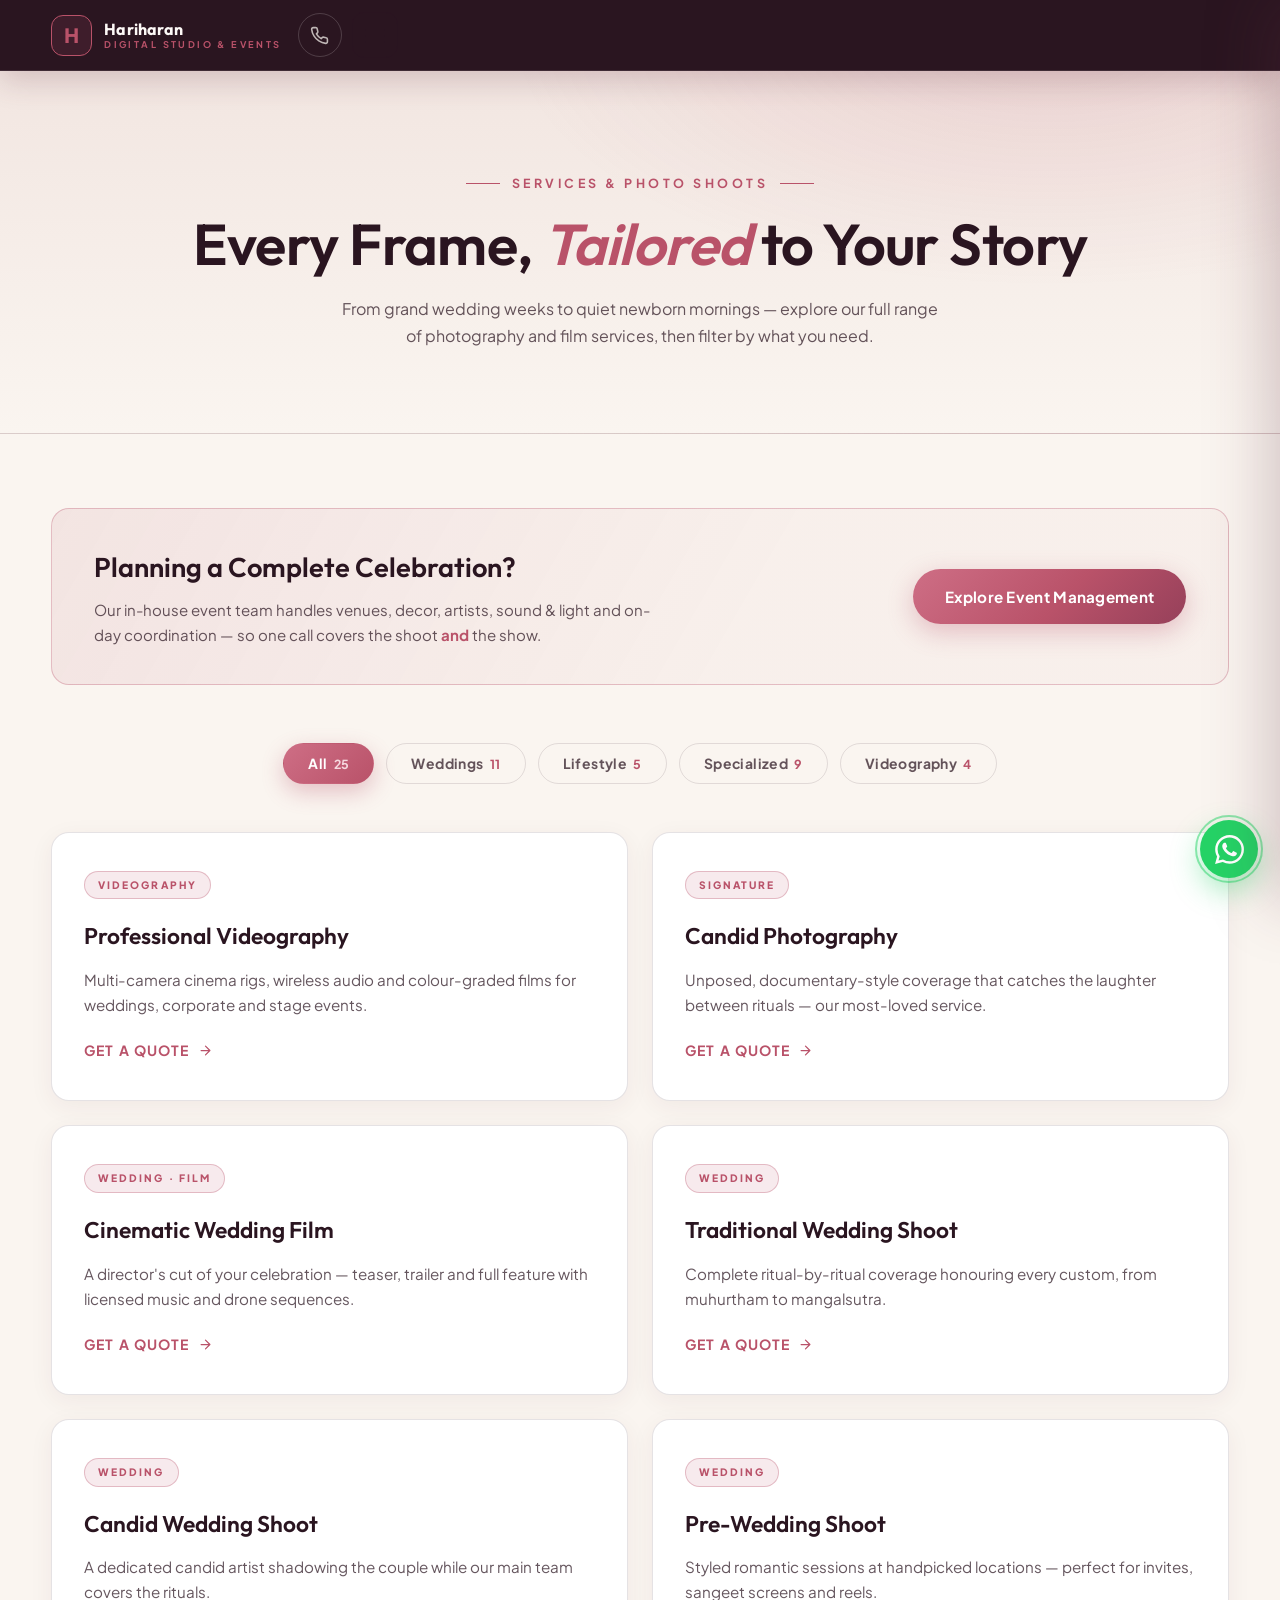
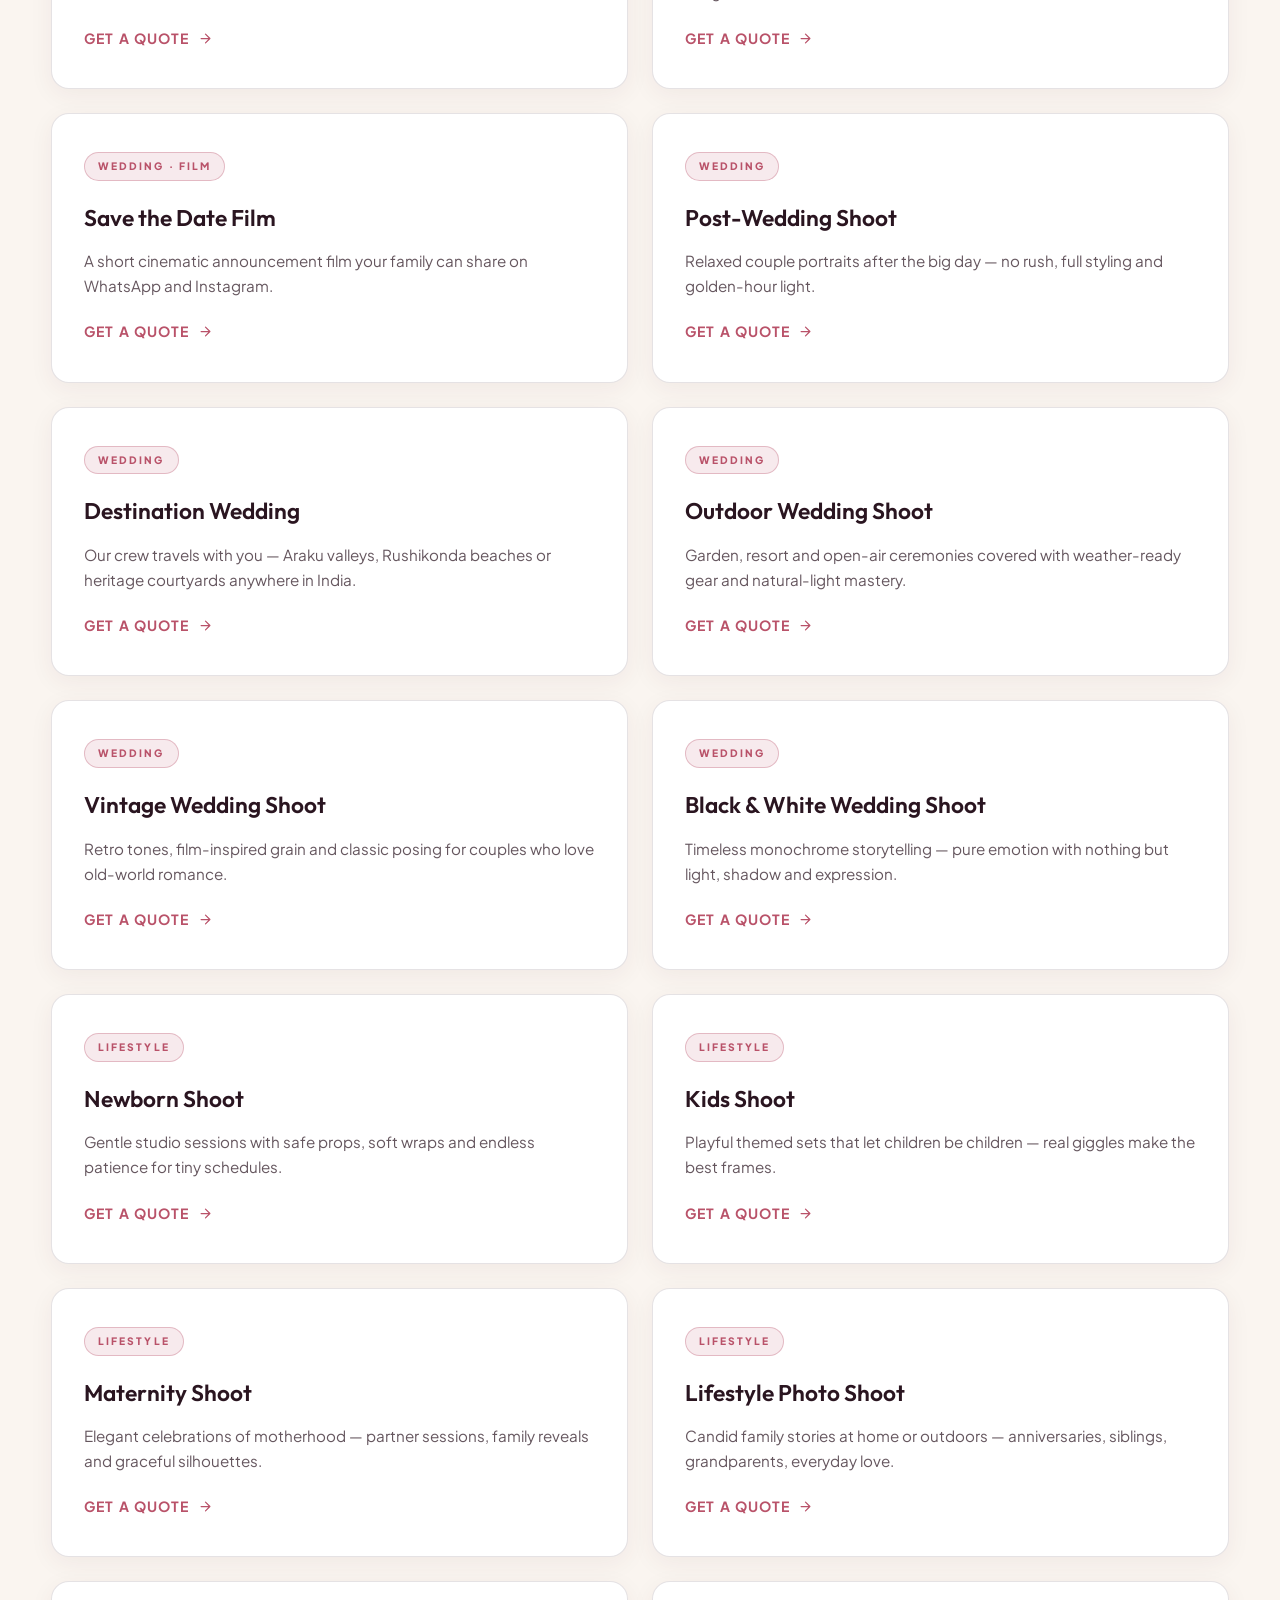
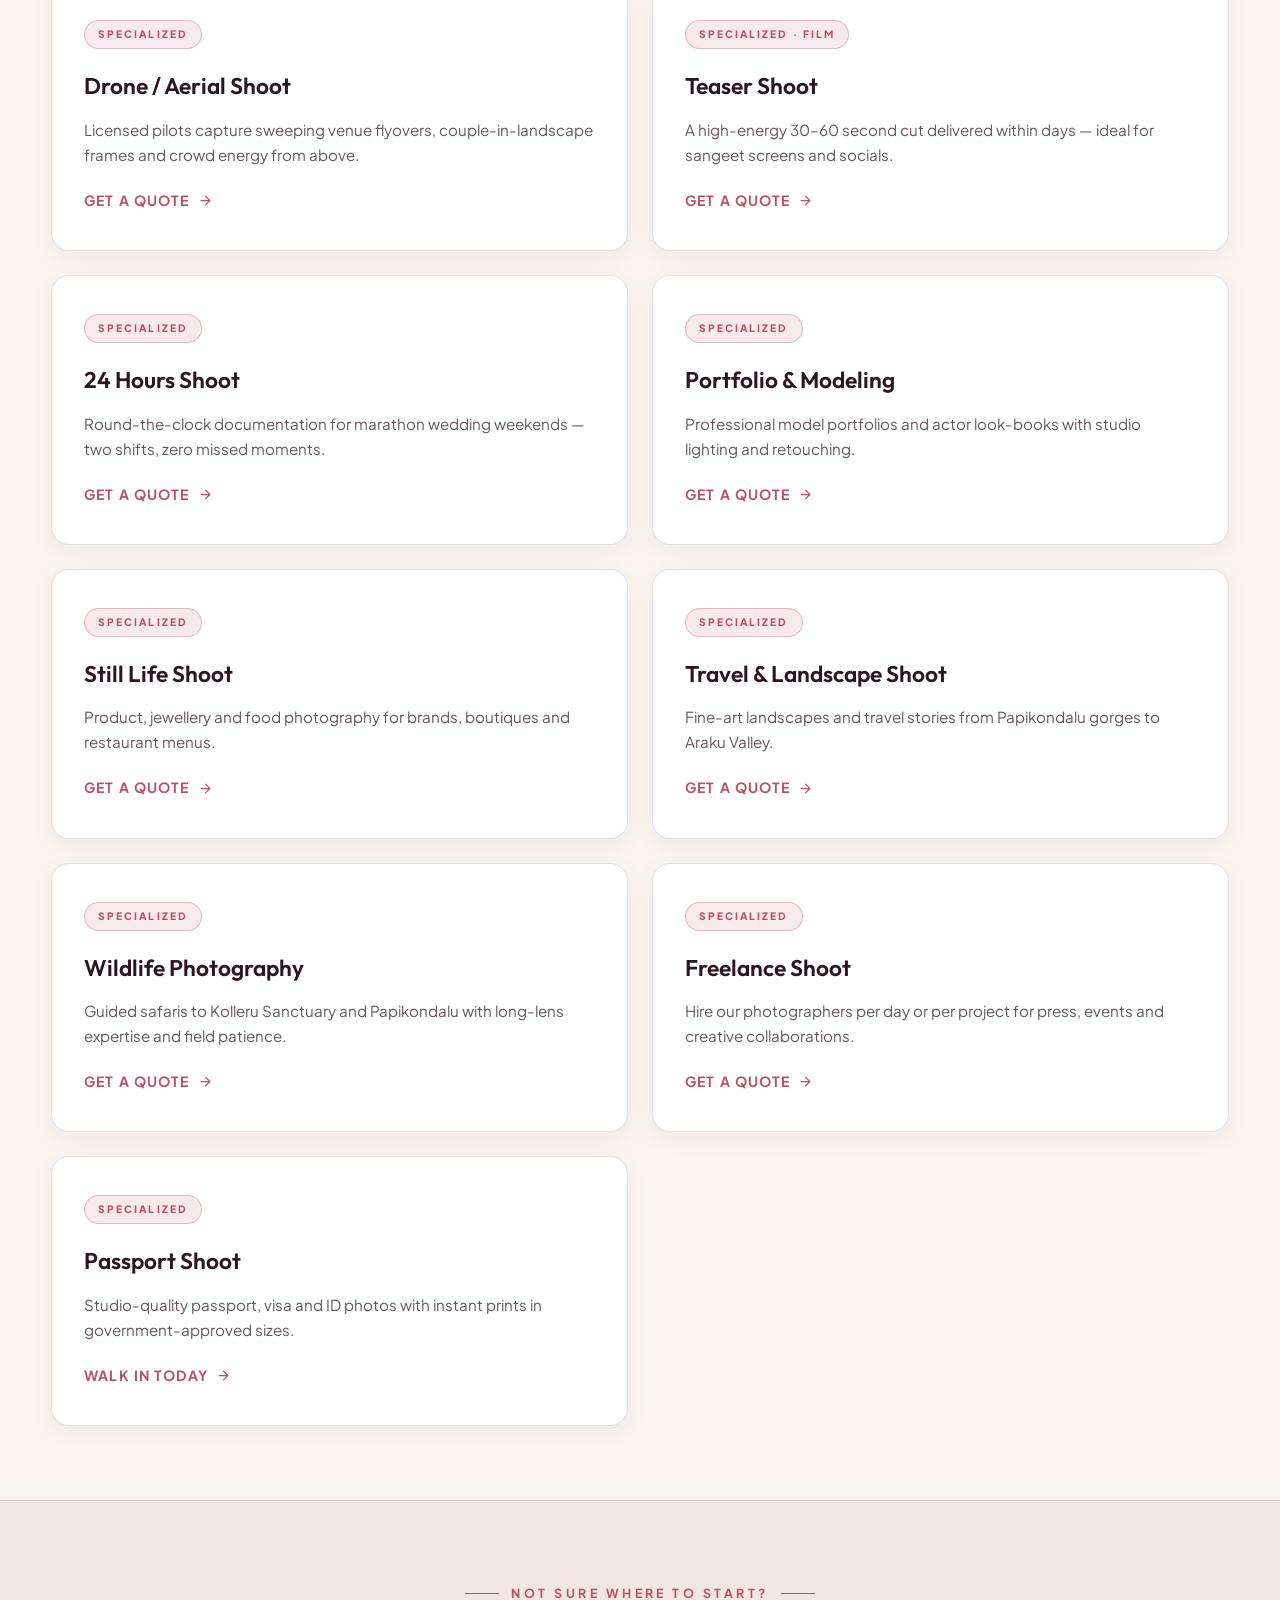
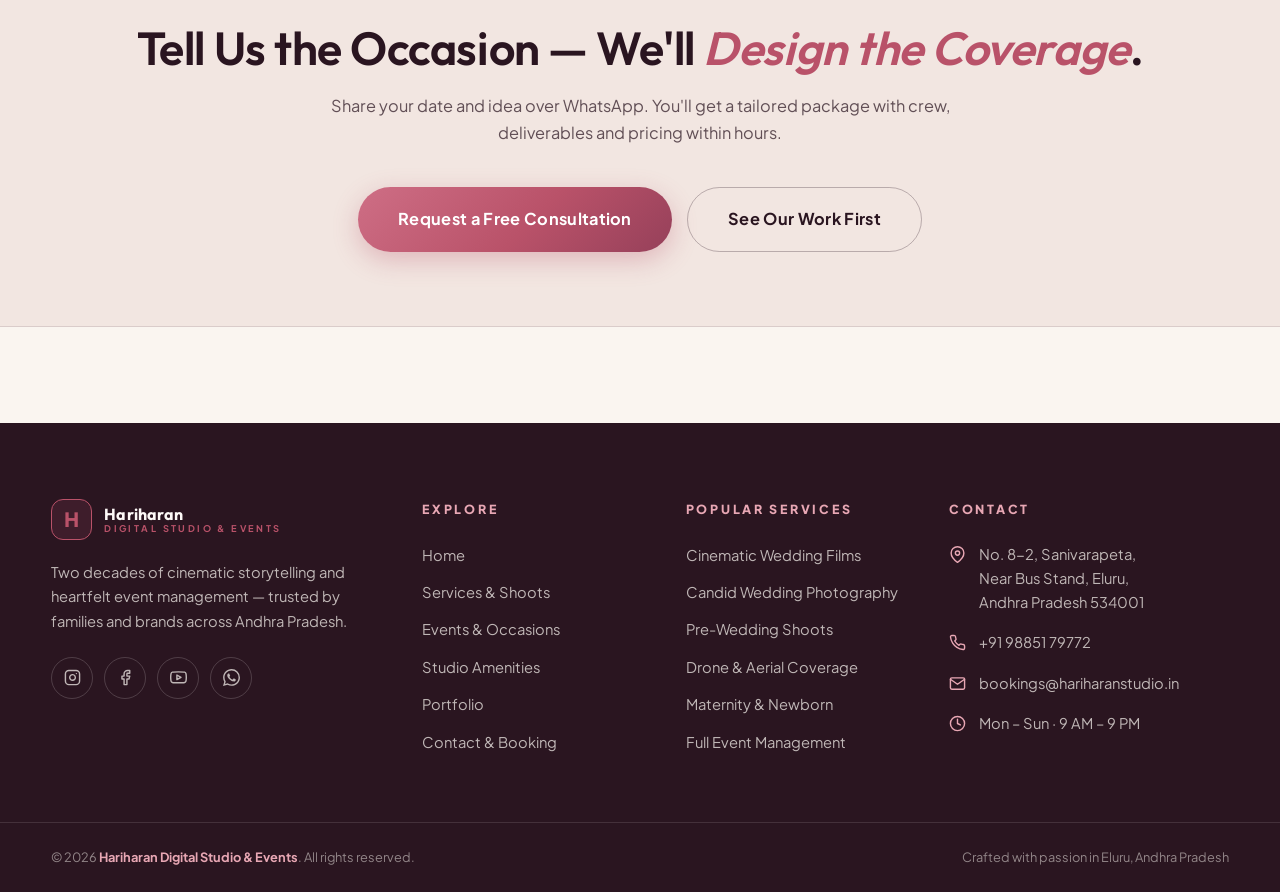
<file: services.html>
<!DOCTYPE html>
<html lang="en">
<head>
<meta charset="UTF-8">
<meta name="viewport" content="width=device-width, initial-scale=1">
<meta name="theme-color" content="#FAF5F0">
<title>Services &amp; Photo Shoots | Hariharan Digital Studio &amp; Events</title>
<meta name="description" content="Wedding, pre-wedding, newborn, maternity, drone, portfolio and wildlife shoots — plus cinematic videography and full event management by Hariharan Digital Studio, Eluru.">
<link rel="icon" href="data:image/svg+xml,%3Csvg xmlns=%27http://www.w3.org/2000/svg%27 viewBox=%270 0 64 64%27%3E%3Crect width=%2764%27 height=%2764%27 rx=%2714%27 fill=%27%23FAF5F0%27/%3E%3Ctext x=%2732%27 y=%2745%27 font-family=%27Georgia%27 font-size=%2738%27 fill=%27%23B95269%27 text-anchor=%27middle%27%3EH%3C/text%3E%3C/svg%3E">
<link rel="preconnect" href="https://fonts.googleapis.com">
<link rel="preconnect" href="https://fonts.gstatic.com" crossorigin>
<link href="https://fonts.googleapis.com/css2?family=Outfit:wght@300;400;500;600;700;800&amp;family=Plus+Jakarta+Sans:wght@300;400;500;600;700;800&amp;display=swap" rel="stylesheet">
<link rel="stylesheet" href="css/style.css">
</head>
<body>
<a class="skip-link" href="#main">Skip to content</a>

<header class="site-header" id="siteHeader">
  <div class="container header-inner">
    <a href="index.html" class="brand" aria-label="Hariharan Digital Studio and Events, home">
      <span class="brand-mark">H</span>
      <span class="brand-text"><b>Hariharan</b><span>Digital Studio &amp; Events</span></span>
    </a>
    <nav class="main-nav" id="mainNav" aria-label="Primary navigation">
      <ul>
        <li><a class="nav-link" href="index.html">Home</a></li>
        <li><a class="nav-link active" href="services.html" aria-current="page">Services &amp; Shoots</a></li>
        <li><a class="nav-link" href="events.html">Events &amp; Occasions</a></li>
        <li><a class="nav-link" href="amenities.html">Studio Amenities</a></li>
        <li><a class="nav-link" href="portfolio.html">Portfolio</a></li>
        <li><a class="nav-link" href="contact.html">Contact</a></li>
      </ul>
      <a href="contact.html" class="btn btn-gold nav-cta">Book / Inquire Now</a>
    </nav>
    <div class="header-actions">
      <a href="#" class="icon-btn call-btn js-tel" aria-label="Call Hariharan Digital Studio">
        <svg viewBox="0 0 24 24" fill="none" stroke="currentColor" stroke-width="2" stroke-linecap="round" stroke-linejoin="round"><path d="M22 16.92v3a2 2 0 0 1-2.18 2 19.79 19.79 0 0 1-8.63-3.07 19.5 19.5 0 0 1-6-6 19.79 19.79 0 0 1-3.07-8.67A2 2 0 0 1 4.11 2h3a2 2 0 0 1 2 1.72 12.84 12.84 0 0 0 .7 2.81 2 2 0 0 1-.45 2.11L8.09 9.91a16 16 0 0 0 6 6l1.27-1.27a2 2 0 0 1 2.11-.45 12.84 12.84 0 0 0 2.81.7A2 2 0 0 1 22 16.92z"/></svg>
      </a>
      <button class="nav-toggle" id="navToggle" aria-expanded="false" aria-controls="mainNav" aria-label="Open menu">
        <span></span><span></span><span></span>
      </button>
    </div>
  </div>
</header>
<div class="drawer-overlay" id="drawerOverlay"></div>

<main id="main">

  <section class="page-hero">
    <div class="container reveal in">
      <span class="eyebrow">Services &amp; Photo Shoots</span>
      <h1>Every Frame, <em class="gold-i">Tailored</em> to Your Story</h1>
      <p>From grand wedding weeks to quiet newborn mornings — explore our full range of photography and film services, then filter by what you need.</p>
    </div>
  </section>

  <section class="section">
    <div class="container">

      <div class="feature-strip reveal">
        <div>
          <h3>Planning a Complete Celebration?</h3>
          <p>Our in-house event team handles venues, decor, artists, sound &amp; light and on-day coordination — so one call covers the shoot <b style="color:var(--gold)">and</b> the show.</p>
        </div>
        <a href="events.html" class="btn btn-gold">Explore Event Management</a>
      </div>

      <div class="tabs reveal" role="tablist" aria-label="Filter services">
        <button class="tab-btn active" data-filter="all" role="tab">All<em></em></button>
        <button class="tab-btn" data-filter="wedding" role="tab">Weddings<em></em></button>
        <button class="tab-btn" data-filter="lifestyle" role="tab">Lifestyle<em></em></button>
        <button class="tab-btn" data-filter="specialized" role="tab">Specialized<em></em></button>
        <button class="tab-btn" data-filter="video" role="tab">Videography<em></em></button>
      </div>

      <div class="svc-grid">

        <article class="svc-item card reveal" data-cat="video">
          <span class="tag">Videography</span>
          <h3>Professional Videography</h3>
          <p>Multi-camera cinema rigs, wireless audio and colour-graded films for weddings, corporate and stage events.</p>
          <a class="link-arrow" href="contact.html?shoot=Professional%20Videography">Get a quote <svg viewBox="0 0 24 24" fill="none" stroke="currentColor" stroke-width="2" stroke-linecap="round" stroke-linejoin="round"><path d="M5 12h14M12 5l7 7-7 7"/></svg></a>
        </article>

        <article class="svc-item card reveal d1" data-cat="wedding">
          <span class="tag">Signature</span>
          <h3>Candid Photography</h3>
          <p>Unposed, documentary-style coverage that catches the laughter between rituals — our most-loved service.</p>
          <a class="link-arrow" href="contact.html?shoot=Candid%20Photography">Get a quote <svg viewBox="0 0 24 24" fill="none" stroke="currentColor" stroke-width="2" stroke-linecap="round" stroke-linejoin="round"><path d="M5 12h14M12 5l7 7-7 7"/></svg></a>
        </article>

        <article class="svc-item card reveal d2" data-cat="wedding video">
          <span class="tag">Wedding · Film</span>
          <h3>Cinematic Wedding Film</h3>
          <p>A director's cut of your celebration — teaser, trailer and full feature with licensed music and drone sequences.</p>
          <a class="link-arrow" href="contact.html?shoot=Cinematic%20Wedding%20Film">Get a quote <svg viewBox="0 0 24 24" fill="none" stroke="currentColor" stroke-width="2" stroke-linecap="round" stroke-linejoin="round"><path d="M5 12h14M12 5l7 7-7 7"/></svg></a>
        </article>

        <article class="svc-item card reveal" data-cat="wedding">
          <span class="tag">Wedding</span>
          <h3>Traditional Wedding Shoot</h3>
          <p>Complete ritual-by-ritual coverage honouring every custom, from muhurtham to mangalsutra.</p>
          <a class="link-arrow" href="contact.html?shoot=Traditional%20Wedding%20Shoot">Get a quote <svg viewBox="0 0 24 24" fill="none" stroke="currentColor" stroke-width="2" stroke-linecap="round" stroke-linejoin="round"><path d="M5 12h14M12 5l7 7-7 7"/></svg></a>
        </article>

        <article class="svc-item card reveal d1" data-cat="wedding">
          <span class="tag">Wedding</span>
          <h3>Candid Wedding Shoot</h3>
          <p>A dedicated candid artist shadowing the couple while our main team covers the rituals.</p>
          <a class="link-arrow" href="contact.html?shoot=Candid%20Wedding%20Shoot">Get a quote <svg viewBox="0 0 24 24" fill="none" stroke="currentColor" stroke-width="2" stroke-linecap="round" stroke-linejoin="round"><path d="M5 12h14M12 5l7 7-7 7"/></svg></a>
        </article>

        <article class="svc-item card reveal d2" data-cat="wedding">
          <span class="tag">Wedding</span>
          <h3>Pre-Wedding Shoot</h3>
          <p>Styled romantic sessions at handpicked locations — perfect for invites, sangeet screens and reels.</p>
          <a class="link-arrow" href="contact.html?shoot=Pre-Wedding%20Shoot">Get a quote <svg viewBox="0 0 24 24" fill="none" stroke="currentColor" stroke-width="2" stroke-linecap="round" stroke-linejoin="round"><path d="M5 12h14M12 5l7 7-7 7"/></svg></a>
        </article>

        <article class="svc-item card reveal" data-cat="wedding video">
          <span class="tag">Wedding · Film</span>
          <h3>Save the Date Film</h3>
          <p>A short cinematic announcement film your family can share on WhatsApp and Instagram.</p>
          <a class="link-arrow" href="contact.html?shoot=Save%20the%20Date%20Film">Get a quote <svg viewBox="0 0 24 24" fill="none" stroke="currentColor" stroke-width="2" stroke-linecap="round" stroke-linejoin="round"><path d="M5 12h14M12 5l7 7-7 7"/></svg></a>
        </article>

        <article class="svc-item card reveal d1" data-cat="wedding">
          <span class="tag">Wedding</span>
          <h3>Post-Wedding Shoot</h3>
          <p>Relaxed couple portraits after the big day — no rush, full styling and golden-hour light.</p>
          <a class="link-arrow" href="contact.html?shoot=Post-Wedding%20Shoot">Get a quote <svg viewBox="0 0 24 24" fill="none" stroke="currentColor" stroke-width="2" stroke-linecap="round" stroke-linejoin="round"><path d="M5 12h14M12 5l7 7-7 7"/></svg></a>
        </article>

        <article class="svc-item card reveal d2" data-cat="wedding">
          <span class="tag">Wedding</span>
          <h3>Destination Wedding</h3>
          <p>Our crew travels with you — Araku valleys, Rushikonda beaches or heritage courtyards anywhere in India.</p>
          <a class="link-arrow" href="contact.html?shoot=Destination%20Wedding">Get a quote <svg viewBox="0 0 24 24" fill="none" stroke="currentColor" stroke-width="2" stroke-linecap="round" stroke-linejoin="round"><path d="M5 12h14M12 5l7 7-7 7"/></svg></a>
        </article>

        <article class="svc-item card reveal" data-cat="wedding">
          <span class="tag">Wedding</span>
          <h3>Outdoor Wedding Shoot</h3>
          <p>Garden, resort and open-air ceremonies covered with weather-ready gear and natural-light mastery.</p>
          <a class="link-arrow" href="contact.html?shoot=Outdoor%20Wedding%20Shoot">Get a quote <svg viewBox="0 0 24 24" fill="none" stroke="currentColor" stroke-width="2" stroke-linecap="round" stroke-linejoin="round"><path d="M5 12h14M12 5l7 7-7 7"/></svg></a>
        </article>

        <article class="svc-item card reveal d1" data-cat="wedding">
          <span class="tag">Wedding</span>
          <h3>Vintage Wedding Shoot</h3>
          <p>Retro tones, film-inspired grain and classic posing for couples who love old-world romance.</p>
          <a class="link-arrow" href="contact.html?shoot=Vintage%20Wedding%20Shoot">Get a quote <svg viewBox="0 0 24 24" fill="none" stroke="currentColor" stroke-width="2" stroke-linecap="round" stroke-linejoin="round"><path d="M5 12h14M12 5l7 7-7 7"/></svg></a>
        </article>

        <article class="svc-item card reveal d2" data-cat="wedding">
          <span class="tag">Wedding</span>
          <h3>Black &amp; White Wedding Shoot</h3>
          <p>Timeless monochrome storytelling — pure emotion with nothing but light, shadow and expression.</p>
          <a class="link-arrow" href="contact.html?shoot=Black%20%26%20White%20Wedding%20Shoot">Get a quote <svg viewBox="0 0 24 24" fill="none" stroke="currentColor" stroke-width="2" stroke-linecap="round" stroke-linejoin="round"><path d="M5 12h14M12 5l7 7-7 7"/></svg></a>
        </article>

        <article class="svc-item card reveal" data-cat="lifestyle">
          <span class="tag">Lifestyle</span>
          <h3>Newborn Shoot</h3>
          <p>Gentle studio sessions with safe props, soft wraps and endless patience for tiny schedules.</p>
          <a class="link-arrow" href="contact.html?shoot=Newborn%20Shoot">Get a quote <svg viewBox="0 0 24 24" fill="none" stroke="currentColor" stroke-width="2" stroke-linecap="round" stroke-linejoin="round"><path d="M5 12h14M12 5l7 7-7 7"/></svg></a>
        </article>

        <article class="svc-item card reveal d1" data-cat="lifestyle">
          <span class="tag">Lifestyle</span>
          <h3>Kids Shoot</h3>
          <p>Playful themed sets that let children be children — real giggles make the best frames.</p>
          <a class="link-arrow" href="contact.html?shoot=Kids%20Shoot">Get a quote <svg viewBox="0 0 24 24" fill="none" stroke="currentColor" stroke-width="2" stroke-linecap="round" stroke-linejoin="round"><path d="M5 12h14M12 5l7 7-7 7"/></svg></a>
        </article>

        <article class="svc-item card reveal d2" data-cat="lifestyle">
          <span class="tag">Lifestyle</span>
          <h3>Maternity Shoot</h3>
          <p>Elegant celebrations of motherhood — partner sessions, family reveals and graceful silhouettes.</p>
          <a class="link-arrow" href="contact.html?shoot=Maternity%20Shoot">Get a quote <svg viewBox="0 0 24 24" fill="none" stroke="currentColor" stroke-width="2" stroke-linecap="round" stroke-linejoin="round"><path d="M5 12h14M12 5l7 7-7 7"/></svg></a>
        </article>

        <article class="svc-item card reveal" data-cat="lifestyle">
          <span class="tag">Lifestyle</span>
          <h3>Lifestyle Photo Shoot</h3>
          <p>Candid family stories at home or outdoors — anniversaries, siblings, grandparents, everyday love.</p>
          <a class="link-arrow" href="contact.html?shoot=Lifestyle%20Photo%20Shoot">Get a quote <svg viewBox="0 0 24 24" fill="none" stroke="currentColor" stroke-width="2" stroke-linecap="round" stroke-linejoin="round"><path d="M5 12h14M12 5l7 7-7 7"/></svg></a>
        </article>

        <article class="svc-item card reveal d1" data-cat="specialized">
          <span class="tag">Specialized</span>
          <h3>Drone / Aerial Shoot</h3>
          <p>Licensed pilots capture sweeping venue flyovers, couple-in-landscape frames and crowd energy from above.</p>
          <a class="link-arrow" href="contact.html?shoot=Drone%20%2F%20Aerial%20Shoot">Get a quote <svg viewBox="0 0 24 24" fill="none" stroke="currentColor" stroke-width="2" stroke-linecap="round" stroke-linejoin="round"><path d="M5 12h14M12 5l7 7-7 7"/></svg></a>
        </article>

        <article class="svc-item card reveal d2" data-cat="specialized video">
          <span class="tag">Specialized · Film</span>
          <h3>Teaser Shoot</h3>
          <p>A high-energy 30–60 second cut delivered within days — ideal for sangeet screens and socials.</p>
          <a class="link-arrow" href="contact.html?shoot=Teaser%20Shoot">Get a quote <svg viewBox="0 0 24 24" fill="none" stroke="currentColor" stroke-width="2" stroke-linecap="round" stroke-linejoin="round"><path d="M5 12h14M12 5l7 7-7 7"/></svg></a>
        </article>

        <article class="svc-item card reveal" data-cat="specialized">
          <span class="tag">Specialized</span>
          <h3>24 Hours Shoot</h3>
          <p>Round-the-clock documentation for marathon wedding weekends — two shifts, zero missed moments.</p>
          <a class="link-arrow" href="contact.html?shoot=24%20Hours%20Shoot">Get a quote <svg viewBox="0 0 24 24" fill="none" stroke="currentColor" stroke-width="2" stroke-linecap="round" stroke-linejoin="round"><path d="M5 12h14M12 5l7 7-7 7"/></svg></a>
        </article>

        <article class="svc-item card reveal d1" data-cat="specialized lifestyle">
          <span class="tag">Specialized</span>
          <h3>Portfolio &amp; Modeling</h3>
          <p>Professional model portfolios and actor look-books with studio lighting and retouching.</p>
          <a class="link-arrow" href="contact.html?shoot=Portfolio%20%26%20Modeling">Get a quote <svg viewBox="0 0 24 24" fill="none" stroke="currentColor" stroke-width="2" stroke-linecap="round" stroke-linejoin="round"><path d="M5 12h14M12 5l7 7-7 7"/></svg></a>
        </article>

        <article class="svc-item card reveal d2" data-cat="specialized">
          <span class="tag">Specialized</span>
          <h3>Still Life Shoot</h3>
          <p>Product, jewellery and food photography for brands, boutiques and restaurant menus.</p>
          <a class="link-arrow" href="contact.html?shoot=Still%20Life%20Shoot">Get a quote <svg viewBox="0 0 24 24" fill="none" stroke="currentColor" stroke-width="2" stroke-linecap="round" stroke-linejoin="round"><path d="M5 12h14M12 5l7 7-7 7"/></svg></a>
        </article>

        <article class="svc-item card reveal" data-cat="specialized">
          <span class="tag">Specialized</span>
          <h3>Travel &amp; Landscape Shoot</h3>
          <p>Fine-art landscapes and travel stories from Papikondalu gorges to Araku Valley.</p>
          <a class="link-arrow" href="contact.html?shoot=Travel%20%26%20Landscape%20Shoot">Get a quote <svg viewBox="0 0 24 24" fill="none" stroke="currentColor" stroke-width="2" stroke-linecap="round" stroke-linejoin="round"><path d="M5 12h14M12 5l7 7-7 7"/></svg></a>
        </article>

        <article class="svc-item card reveal d1" data-cat="specialized">
          <span class="tag">Specialized</span>
          <h3>Wildlife Photography</h3>
          <p>Guided safaris to Kolleru Sanctuary and Papikondalu with long-lens expertise and field patience.</p>
          <a class="link-arrow" href="contact.html?shoot=Wildlife%20Photography">Get a quote <svg viewBox="0 0 24 24" fill="none" stroke="currentColor" stroke-width="2" stroke-linecap="round" stroke-linejoin="round"><path d="M5 12h14M12 5l7 7-7 7"/></svg></a>
        </article>

        <article class="svc-item card reveal d2" data-cat="specialized">
          <span class="tag">Specialized</span>
          <h3>Freelance Shoot</h3>
          <p>Hire our photographers per day or per project for press, events and creative collaborations.</p>
          <a class="link-arrow" href="contact.html?shoot=Freelance%20Shoot">Get a quote <svg viewBox="0 0 24 24" fill="none" stroke="currentColor" stroke-width="2" stroke-linecap="round" stroke-linejoin="round"><path d="M5 12h14M12 5l7 7-7 7"/></svg></a>
        </article>

        <article class="svc-item card reveal" data-cat="specialized">
          <span class="tag">Specialized</span>
          <h3>Passport Shoot</h3>
          <p>Studio-quality passport, visa and ID photos with instant prints in government-approved sizes.</p>
          <a class="link-arrow" href="contact.html?shoot=Passport%20Shoot">Walk in today <svg viewBox="0 0 24 24" fill="none" stroke="currentColor" stroke-width="2" stroke-linecap="round" stroke-linejoin="round"><path d="M5 12h14M12 5l7 7-7 7"/></svg></a>
        </article>

      </div>
    </div>
  </section>

  <section class="section alt center">
    <div class="container reveal">
      <span class="eyebrow">Not Sure Where to Start?</span>
      <h2 class="section-title">Tell Us the Occasion — We'll <em class="gold-i">Design the Coverage</em>.</h2>
      <p class="section-sub">Share your date and idea over WhatsApp. You'll get a tailored package with crew, deliverables and pricing within hours.</p>
      <div class="hero-ctas">
        <a href="contact.html" class="btn btn-gold btn-lg">Request a Free Consultation</a>
        <a href="portfolio.html" class="btn btn-outline btn-lg">See Our Work First</a>
      </div>
    </div>
  </section>

</main>

<footer class="footer">
  <div class="container footer-grid">
    <div class="f-brand">
      <a href="index.html" class="brand">
        <span class="brand-mark">H</span>
        <span class="brand-text"><b>Hariharan</b><span>Digital Studio &amp; Events</span></span>
      </a>
      <p>Two decades of cinematic storytelling and heartfelt event management — trusted by families and brands across Andhra Pradesh.</p>
      <div class="socials">
        <a href="#" aria-label="Instagram"><svg viewBox="0 0 24 24" fill="none" stroke="currentColor" stroke-width="2" stroke-linecap="round" stroke-linejoin="round"><rect x="2" y="2" width="20" height="20" rx="5"/><path d="M16 11.37A4 4 0 1 1 12.63 8 4 4 0 0 1 16 11.37z"/><line x1="17.5" y1="6.5" x2="17.51" y2="6.5"/></svg></a>
        <a href="#" aria-label="Facebook"><svg viewBox="0 0 24 24" fill="none" stroke="currentColor" stroke-width="2" stroke-linecap="round" stroke-linejoin="round"><path d="M18 2h-3a5 5 0 0 0-5 5v3H7v4h3v8h4v-8h3l1-4h-4V7a1 1 0 0 1 1-1h3z"/></svg></a>
        <a href="#" aria-label="YouTube"><svg viewBox="0 0 24 24" fill="none" stroke="currentColor" stroke-width="2" stroke-linecap="round" stroke-linejoin="round"><path d="M22.54 6.42a2.78 2.78 0 0 0-1.94-2C18.88 4 12 4 12 4s-6.88 0-8.6.46a2.78 2.78 0 0 0-1.94 2A29 29 0 0 0 1 11.75a29 29 0 0 0 .46 5.33A2.78 2.78 0 0 0 3.4 19c1.72.46 8.6.46 8.6.46s6.88 0 8.6-.46a2.78 2.78 0 0 0 1.94-1.92 29 29 0 0 0 .46-5.33 29 29 0 0 0-.46-5.33z"/><polygon points="9.75 15.02 15.5 11.75 9.75 8.48 9.75 15.02"/></svg></a>
        <a href="#" class="js-wa" target="_blank" rel="noopener" aria-label="WhatsApp"><svg viewBox="0 0 24 24" fill="currentColor"><path d="M17.472 14.382c-.297-.149-1.758-.867-2.03-.967-.273-.099-.471-.148-.67.15-.197.297-.767.966-.94 1.164-.173.199-.347.223-.644.075-.297-.15-1.255-.463-2.39-1.475-.883-.788-1.48-1.761-1.653-2.059-.173-.297-.018-.458.13-.606.134-.133.298-.347.446-.52.149-.174.198-.298.298-.497.099-.198.05-.371-.025-.52-.075-.149-.669-1.612-.916-2.207-.242-.579-.487-.5-.669-.51-.173-.008-.371-.01-.57-.01-.198 0-.52.074-.792.372-.272.297-1.04 1.016-1.04 2.479 0 1.462 1.065 2.875 1.213 3.074.149.198 2.096 3.2 5.077 4.487.709.306 1.262.489 1.694.625.712.227 1.36.195 1.871.118.571-.085 1.758-.719 2.006-1.413.248-.694.248-1.289.173-1.413-.074-.124-.272-.198-.57-.347m-5.421 7.403h-.004a9.87 9.87 0 0 1-5.031-1.378l-.361-.214-3.741.982.998-3.648-.235-.374a9.86 9.86 0 0 1-1.51-5.26c.001-5.45 4.436-9.884 9.888-9.884 2.64 0 5.122 1.03 6.988 2.898a9.825 9.825 0 0 1 2.893 6.994c-.003 5.45-4.437 9.884-9.885 9.884m8.413-18.297A11.815 11.815 0 0 0 12.05 0C5.495 0 .16 5.335.157 11.892c0 2.096.547 4.142 1.588 5.945L.057 24l6.305-1.654a11.882 11.882 0 0 0 5.683 1.448h.005c6.554 0 11.89-5.335 11.893-11.893a11.821 11.821 0 0 0-3.48-8.413Z"/></svg></a>
      </div>
    </div>
    <div class="f-col">
      <h4>Explore</h4>
      <ul class="f-links">
        <li><a href="index.html">Home</a></li>
        <li><a href="services.html">Services &amp; Shoots</a></li>
        <li><a href="events.html">Events &amp; Occasions</a></li>
        <li><a href="amenities.html">Studio Amenities</a></li>
        <li><a href="portfolio.html">Portfolio</a></li>
        <li><a href="contact.html">Contact &amp; Booking</a></li>
      </ul>
    </div>
    <div class="f-col">
      <h4>Popular Services</h4>
      <ul class="f-links">
        <li><a href="services.html">Cinematic Wedding Films</a></li>
        <li><a href="services.html">Candid Wedding Photography</a></li>
        <li><a href="services.html">Pre-Wedding Shoots</a></li>
        <li><a href="services.html">Drone &amp; Aerial Coverage</a></li>
        <li><a href="services.html">Maternity &amp; Newborn</a></li>
        <li><a href="events.html">Full Event Management</a></li>
      </ul>
    </div>
    <div class="f-col">
      <h4>Contact</h4>
      <ul class="f-contact">
        <li><svg viewBox="0 0 24 24" fill="none" stroke="currentColor" stroke-width="2" stroke-linecap="round" stroke-linejoin="round"><path d="M21 10c0 7-9 13-9 13s-9-6-9-13a9 9 0 0 1 18 0z"/><circle cx="12" cy="10" r="3"/></svg><span>No. 8-2, Sanivarapeta,<br>Near Bus Stand, Eluru,<br>Andhra Pradesh 534001</span></li>
        <li><svg viewBox="0 0 24 24" fill="none" stroke="currentColor" stroke-width="2" stroke-linecap="round" stroke-linejoin="round"><path d="M22 16.92v3a2 2 0 0 1-2.18 2 19.79 19.79 0 0 1-8.63-3.07 19.5 19.5 0 0 1-6-6 19.79 19.79 0 0 1-3.07-8.67A2 2 0 0 1 4.11 2h3a2 2 0 0 1 2 1.72 12.84 12.84 0 0 0 .7 2.81 2 2 0 0 1-.45 2.11L8.09 9.91a16 16 0 0 0 6 6l1.27-1.27a2 2 0 0 1 2.11-.45 12.84 12.84 0 0 0 2.81.7A2 2 0 0 1 22 16.92z"/></svg><a href="#" class="js-tel"><span data-phone></span></a></li>
        <li><svg viewBox="0 0 24 24" fill="none" stroke="currentColor" stroke-width="2" stroke-linecap="round" stroke-linejoin="round"><rect x="2" y="4" width="20" height="16" rx="2"/><polyline points="22,6 12,13 2,6"/></svg><a href="#" class="js-mail">bookings@hariharanstudio.in</a></li>
        <li><svg viewBox="0 0 24 24" fill="none" stroke="currentColor" stroke-width="2" stroke-linecap="round" stroke-linejoin="round"><circle cx="12" cy="12" r="10"/><polyline points="12 6 12 12 16 14"/></svg><span>Mon – Sun · 9 AM – 9 PM</span></li>
      </ul>
    </div>
  </div>
  <div class="f-bottom">
    <div class="container" style="display:flex;justify-content:space-between;flex-wrap:wrap;gap:12px">
      <span>© <span id="year"></span> <b>Hariharan Digital Studio &amp; Events</b>. All rights reserved.</span>
      <span>Crafted with passion in Eluru, Andhra Pradesh</span>
    </div>
  </div>
</footer>

<a class="wa-float js-wa" href="#" target="_blank" rel="noopener" aria-label="Chat with us on WhatsApp">
  <svg viewBox="0 0 24 24" fill="currentColor"><path d="M17.472 14.382c-.297-.149-1.758-.867-2.03-.967-.273-.099-.471-.148-.67.15-.197.297-.767.966-.94 1.164-.173.199-.347.223-.644.075-.297-.15-1.255-.463-2.39-1.475-.883-.788-1.48-1.761-1.653-2.059-.173-.297-.018-.458.13-.606.134-.133.298-.347.446-.52.149-.174.198-.298.298-.497.099-.198.05-.371-.025-.52-.075-.149-.669-1.612-.916-2.207-.242-.579-.487-.5-.669-.51-.173-.008-.371-.01-.57-.01-.198 0-.52.074-.792.372-.272.297-1.04 1.016-1.04 2.479 0 1.462 1.065 2.875 1.213 3.074.149.198 2.096 3.2 5.077 4.487.709.306 1.262.489 1.694.625.712.227 1.36.195 1.871.118.571-.085 1.758-.719 2.006-1.413.248-.694.248-1.289.173-1.413-.074-.124-.272-.198-.57-.347m-5.421 7.403h-.004a9.87 9.87 0 0 1-5.031-1.378l-.361-.214-3.741.982.998-3.648-.235-.374a9.86 9.86 0 0 1-1.51-5.26c.001-5.45 4.436-9.884 9.888-9.884 2.64 0 5.122 1.03 6.988 2.898a9.825 9.825 0 0 1 2.893 6.994c-.003 5.45-4.437 9.884-9.885 9.884m8.413-18.297A11.815 11.815 0 0 0 12.05 0C5.495 0 .16 5.335.157 11.892c0 2.096.547 4.142 1.588 5.945L.057 24l6.305-1.654a11.882 11.882 0 0 0 5.683 1.448h.005c6.554 0 11.89-5.335 11.893-11.893a11.821 11.821 0 0 0-3.48-8.413Z"/></svg>
</a>

<script src="js/main.js"></script>
<script src="js/services.js"></script>
</body>
</html>
</file>
<file: css/style.css>
:root{
  --bg:#FAF5F0;
  --bg-alt:#F2E6E1;
  --card:#FFFFFF;
  --card-2:#FBEEE9;
  --gold:#B95269;
  --gold-deep:#96405A;
  --gold-soft:rgba(185,82,105,.12);
  --ink:#2A1520;
  --ink-dim:rgba(42,21,32,.72);
  --ink-faint:rgba(42,21,32,.5);
  --line:rgba(42,21,32,.12);
  --serif:'Outfit',Georgia,'Times New Roman',sans-serif;
  --sans:'Plus Jakarta Sans','Segoe UI',system-ui,sans-serif;
  --radius:18px;
  --shadow:0 24px 50px rgba(93,42,58,.14);
  --ease:cubic-bezier(.22,.61,.36,1);
}
*{margin:0;padding:0;box-sizing:border-box}
html{scroll-behavior:smooth}
body{
  font-family:var(--sans);
  background:var(--bg);
  color:var(--ink);
  line-height:1.65;
  font-size:16px;
  -webkit-font-smoothing:antialiased;
  overflow-x:hidden;
}
body.no-scroll{overflow:hidden}
img{max-width:100%;display:block}
a{color:inherit;text-decoration:none}
ul{list-style:none}
button{font-family:inherit;background:none;border:none;color:inherit;cursor:pointer}
::selection{background:var(--gold);color:#fff}
::-webkit-scrollbar{width:10px;height:10px}
::-webkit-scrollbar-track{background:#F2E6E1}
::-webkit-scrollbar-thumb{background:#D9B3BC;border-radius:6px}
::-webkit-scrollbar-thumb:hover{background:var(--gold-deep)}
:focus-visible{outline:2px solid var(--gold);outline-offset:3px;border-radius:4px}

.skip-link{
  position:absolute;top:-60px;left:16px;z-index:200;
  background:var(--gold);color:#fff;padding:10px 18px;border-radius:8px;
  font-weight:700;transition:top .25s var(--ease);
}
.skip-link:focus{top:14px}

.container{width:min(1200px,92%);margin-inline:auto}
.section{padding:96px 0}
.section.alt{background:var(--bg-alt);border-block:1px solid var(--line)}
.center{text-align:center}

.eyebrow{
  display:inline-flex;align-items:center;gap:12px;
  color:var(--gold);font-size:.78rem;font-weight:700;
  letter-spacing:.28em;text-transform:uppercase;margin-bottom:18px;
}
.eyebrow::before{content:"";width:34px;height:1px;background:var(--gold)}
.eyebrow::after{content:"";width:34px;height:1px;background:var(--gold)}
.section-title{
  font-family:var(--serif);font-weight:600;
  font-size:clamp(2rem,4vw,2.9rem);line-height:1.15;
  letter-spacing:-.01em;
}
.gold-i{font-style:italic;color:var(--gold)}
.section-sub{color:var(--ink-dim);max-width:640px;margin:18px auto 0;font-size:1.02rem}
.section-head{margin-bottom:56px}

.btn{
  display:inline-flex;align-items:center;justify-content:center;gap:10px;
  padding:15px 32px;border-radius:999px;
  font-weight:700;font-size:.95rem;letter-spacing:.02em;
  transition:transform .3s var(--ease),box-shadow .3s var(--ease),background .3s,color .3s,border-color .3s;
  will-change:transform;
}
.btn svg{width:17px;height:17px}
.btn-gold{
  background:linear-gradient(135deg,#CE6E85,var(--gold) 55%,#96405A);
  color:#fff;
  box-shadow:0 8px 26px rgba(185,82,105,.32);
}
.btn-gold:hover{transform:translateY(-3px);box-shadow:0 14px 34px rgba(185,82,105,.45)}
.btn-outline{border:1px solid rgba(42,21,32,.28);color:var(--ink)}
.btn-outline:hover{border-color:var(--gold);color:var(--gold);transform:translateY(-3px)}
.btn-lg{padding:18px 40px;font-size:1.02rem}
.link-arrow{
  display:inline-flex;align-items:center;gap:8px;
  color:var(--gold);font-weight:700;font-size:.88rem;letter-spacing:.08em;text-transform:uppercase;
}
.link-arrow svg{width:15px;height:15px;transition:transform .3s var(--ease)}
.link-arrow:hover svg{transform:translateX(5px)}

.site-header{
  position:sticky;top:0;z-index:100;
  background:#2A1520;
  border-bottom:1px solid rgba(250,245,240,.1);
  box-shadow:0 10px 30px rgba(93,42,58,.2);
}
.nav-link::after{background:var(--gold)}
.icon-btn:hover{color:#E8A7B4;border-color:#E8A7B4}
.nav-toggle span{background:rgba(250,245,240,.72)}
.nav-toggle{border-color:rgba(250,245,240,.18)}
.nav-toggle:hover span{background:#E8A7B4}
.brand-text b{color:#FDF9F7}
.header-inner{display:flex;align-items:center;gap:24px;height:78px}
.brand{display:flex;align-items:center;gap:12px;flex-shrink:0}
.brand-mark{
  width:44px;height:44px;display:grid;place-items:center;
  border:1.5px solid var(--gold);border-radius:12px;
  font-family:var(--serif);font-weight:700;font-size:1.4rem;color:var(--gold);
  background:rgba(185,82,105,.14);
}
.brand-text{display:flex;flex-direction:column;line-height:1.15;font-family:var(--serif)}
.brand-text b{font-size:1rem;font-weight:700;letter-spacing:.01em}
.brand-text span{font-family:var(--sans);font-size:.58rem;font-weight:700;letter-spacing:.26em;text-transform:uppercase;color:var(--gold)}
.brand-text b,.brand-text span{white-space:nowrap}
.main-nav{margin-left:auto;min-width:0;display:flex;align-items:center}
.main-nav ul{display:flex;align-items:center;gap:clamp(10px,1.8vw,26px)}
.nav-link{
  position:relative;font-size:clamp(.72rem,.65vw,.84rem);font-weight:600;letter-spacing:.03em;
  color:rgba(250,245,240,.72);padding:6px 0;transition:color .25s;
  white-space:nowrap;
}
.nav-link::after{
  content:"";position:absolute;left:0;bottom:-2px;width:0;height:2px;
  background:var(--gold);border-radius:2px;transition:width .3s var(--ease);
}
.nav-link:hover,.nav-link.active{color:#FDF9F7}
.nav-link.active::after,.nav-link:hover::after{width:100%}
.nav-cta{margin-left:clamp(8px,1.2vw,26px);padding:clamp(8px,1vw,11px) clamp(14px,1.6vw,22px);font-size:clamp(.72rem,.6vw,.82rem);white-space:nowrap}
.header-actions{display:none;align-items:center;gap:10px}
.icon-btn{
  width:44px;height:44px;display:grid;place-items:center;
  border:1px solid rgba(250,245,240,.18);border-radius:50%;color:rgba(250,245,240,.72);
  transition:border-color .25s,color .25s,transform .25s;
}
.icon-btn:hover{border-color:var(--gold);color:var(--gold)}
.icon-btn svg{width:19px;height:19px}
.call-btn{display:none}
.nav-toggle{
  width:46px;height:46px;position:relative;display:none;
  border:1px solid var(--line);border-radius:12px;
}
.nav-toggle span{
  position:absolute;left:12px;right:12px;height:2px;border-radius:2px;
  background:var(--ink);transition:all .3s var(--ease);
}
.nav-toggle span:nth-child(1){top:16px}
.nav-toggle span:nth-child(2){top:22px}
.nav-toggle span:nth-child(3){top:28px}
.nav-toggle.open span:nth-child(1){top:22px;transform:rotate(45deg);background:var(--gold)}
.nav-toggle.open span:nth-child(2){opacity:0}
.nav-toggle.open span:nth-child(3){top:22px;transform:rotate(-45deg);background:var(--gold)}

.drawer-overlay{
  position:fixed;inset:0;z-index:90;background:rgba(42,21,32,.45);
  opacity:0;visibility:hidden;transition:.35s;
  -webkit-backdrop-filter:blur(3px);backdrop-filter:blur(3px);
}
.drawer-overlay.show{opacity:1;visibility:visible}

.hero{
  position:relative;min-height:100svh;display:flex;align-items:center;
  overflow:hidden;
  background:
    radial-gradient(1100px 520px at 78% -8%,rgba(185,82,105,.25),transparent 62%),
    radial-gradient(900px 480px at 8% 108%,rgba(185,82,105,.14),transparent 60%),
    #2A1520;
}
.hero-media{position:absolute;inset:0;z-index:0}
.hero-media video{width:100%;height:100%;object-fit:cover}
.hero-vignette{
  position:absolute;inset:0;z-index:1;pointer-events:none;
  background:
    linear-gradient(180deg,rgba(20,8,14,.72) 0%,rgba(20,8,14,.30) 38%,rgba(20,8,14,.42) 68%,rgba(250,245,240,.96) 100%),
    radial-gradient(120% 90% at 50% 42%,transparent 52%,rgba(20,8,14,.55) 100%);
}
.hero-inner{position:relative;z-index:2;padding-top:40px;padding-bottom:120px;text-align:center}
.hero-kicker{
  display:inline-flex;align-items:center;gap:10px;
  padding:9px 22px;border:1px solid rgba(232,167,180,.45);border-radius:999px;
  background:rgba(185,82,105,.16);
  color:#F0C4CE;font-size:.74rem;font-weight:700;letter-spacing:.26em;text-transform:uppercase;
  margin-bottom:30px;
}
.hero-title{
  font-family:var(--serif);font-weight:600;
  font-size:clamp(2.5rem,6.2vw,4.6rem);
  line-height:1.12;letter-spacing:-.015em;max-width:19ch;margin-inline:auto;
  color:#FDF9F7;
  text-shadow:0 4px 40px rgba(0,0,0,.55);
}
.hero-sub{
  max-width:620px;margin:26px auto 0;color:rgba(253,249,247,.88);
  font-size:clamp(.98rem,1.4vw,1.13rem);text-shadow:0 2px 18px rgba(0,0,0,.6);
}
.hero-ctas{display:flex;gap:16px;justify-content:center;flex-wrap:wrap;margin-top:40px}
.hero .btn-outline{color:#FDF9F7;border-color:rgba(253,249,247,.45)}
.hero .btn-outline:hover{border-color:#E8A7B4;color:#E8A7B4}
.exp-badge{
  display:inline-flex;align-items:center;gap:11px;margin-top:44px;
  padding:12px 26px;border-radius:999px;
  background:rgba(30,12,19,.55);border:1px solid rgba(253,249,247,.22);
  -webkit-backdrop-filter:blur(8px);backdrop-filter:blur(8px);
  color:#F5EAEE;
  font-size:.85rem;font-weight:600;letter-spacing:.06em;
}
.exp-badge svg{width:17px;height:17px;color:#E8A7B4;flex-shrink:0}
.exp-badge b{color:#E8A7B4;font-family:var(--serif);font-size:1.02rem}
.scroll-cue{
  position:absolute;left:50%;bottom:26px;transform:translateX(-50%);z-index:2;
  width:26px;height:42px;border:1.5px solid rgba(42,21,32,.35);border-radius:999px;
}
.scroll-cue::before{
  content:"";position:absolute;left:50%;top:8px;width:4px;height:8px;margin-left:-2px;
  border-radius:4px;background:var(--gold);
  animation:cue 1.8s infinite var(--ease);
}
@keyframes cue{0%{transform:translateY(0);opacity:1}70%{transform:translateY(14px);opacity:0}100%{opacity:0}}

.ticker{overflow:hidden;background:#2A1520;padding:17px 0}
.ticker-track{display:flex;gap:54px;width:max-content;animation:ticker 36s linear infinite}
.ticker-track span{
  font-family:var(--serif);font-style:italic;font-size:1.02rem;
  color:rgba(250,245,240,.66);white-space:nowrap;display:flex;align-items:center;gap:54px;
}
.ticker-track span::after{content:"";width:7px;height:7px;border-radius:50%;background:#E8A7B4;opacity:.85}
@keyframes ticker{to{transform:translateX(-50%)}}

.grid-3{display:grid;grid-template-columns:repeat(3,1fr);gap:26px}
.card{
  background:var(--card);border:1px solid var(--line);border-radius:var(--radius);
  padding:38px 32px;transition:transform .35s var(--ease),border-color .35s,box-shadow .35s;
  position:relative;overflow:hidden;
  box-shadow:0 6px 24px rgba(93,42,58,.06);
}
.card::before{
  content:"";position:absolute;inset:0 auto auto 0;width:100%;height:3px;
  background:linear-gradient(90deg,var(--gold),rgba(185,82,105,.2));
  transform:scaleX(0);transform-origin:left;transition:transform .4s var(--ease);
}
.card:hover{transform:translateY(-8px);border-color:rgba(185,82,105,.4);box-shadow:var(--shadow)}
.card:hover::before{transform:scaleX(1)}
.svc-icon{
  width:58px;height:58px;display:grid;place-items:center;margin-bottom:24px;
  border-radius:16px;color:var(--gold);
  background:var(--gold-soft);border:1px solid rgba(185,82,105,.28);
}
.svc-icon svg{width:26px;height:26px}
.card h3{font-family:var(--serif);font-size:1.42rem;font-weight:600;margin-bottom:12px}
.card p{color:var(--ink-dim);font-size:.95rem;margin-bottom:22px}

.split{display:grid;grid-template-columns:1.04fr .96fr;gap:64px;align-items:center}
.split-body .eyebrow::after{display:none}
.split-body h2{margin-bottom:20px}
.split-body p{color:var(--ink-dim);margin-bottom:16px}
.split-media{position:relative}
.split-media .frame{
  aspect-ratio:4/4.6;border-radius:var(--radius);overflow:hidden;position:relative;
  background:
    radial-gradient(500px 300px at 70% 20%,rgba(185,82,105,.18),transparent 60%),
    linear-gradient(160deg,#F6DFDA,#EAC9C2);
}
.split-media img{width:100%;height:100%;object-fit:cover}
.frame-tag{
  position:absolute;left:-18px;bottom:30px;z-index:2;
  background:var(--card);border:1px solid rgba(185,82,105,.35);border-radius:14px;
  padding:16px 22px;box-shadow:var(--shadow);
}
.frame-tag b{font-family:var(--serif);font-size:1.5rem;color:var(--gold);display:block;line-height:1}
.frame-tag span{font-size:.76rem;color:var(--ink-dim);letter-spacing:.06em}

.reel-block{margin-bottom:58px}
.reel-block:last-child{margin-bottom:0}
.row-head{display:flex;align-items:end;justify-content:space-between;gap:20px;margin-bottom:26px}
.row-head h3{font-family:var(--serif);font-size:clamp(1.4rem,2.4vw,1.85rem);font-weight:600}
.row-nav{display:flex;gap:10px}
.rn-btn{
  width:46px;height:46px;border-radius:50%;
  border:1px solid var(--line);display:grid;place-items:center;color:var(--ink);
  transition:.25s;
}
.rn-btn:hover{border-color:var(--gold);color:var(--gold);background:var(--gold-soft)}
.rn-btn svg{width:17px;height:17px}
.reel-track{
  display:flex;gap:18px;overflow-x:auto;scroll-snap-type:x mandatory;
  padding-bottom:8px;scrollbar-width:none;
}
.reel-track::-webkit-scrollbar{display:none}
.reel-item{
  flex:0 0 clamp(230px,29vw,340px);aspect-ratio:3/4;scroll-snap-align:start;
  position:relative;border-radius:16px;overflow:hidden;
  background:radial-gradient(320px 220px at 65% 25%,rgba(185,82,105,.16),transparent 65%),linear-gradient(165deg,#F6DFDA,#EAC9C2);
  cursor:pointer;
}
.reel-item img{width:100%;height:100%;object-fit:cover;transition:transform .6s var(--ease)}
.reel-item:hover img{transform:scale(1.07)}
.reel-cap{
  position:absolute;inset:auto 0 0;padding:44px 18px 16px;
  background:linear-gradient(transparent,rgba(24,9,16,.88));
  color:#FDF9F7;
}
.reel-cap small{display:block;color:#E8A7B4;font-size:.68rem;font-weight:700;letter-spacing:.2em;text-transform:uppercase}
.reel-cap b{font-family:var(--serif);font-weight:600;font-size:1.04rem}
figure.has-missing figcaption.reel-cap{z-index:2}

.ph{position:relative;overflow:hidden;background:radial-gradient(360px 240px at 62% 28%,rgba(185,82,105,.15),transparent 62%),linear-gradient(160deg,#F6DFDA,#EDCDC6)}
.ph::before{
  content:"";position:absolute;inset:0;
  background-image:radial-gradient(rgba(42,21,32,.07) 1px,transparent 1.6px);
  background-size:22px 22px;
}
.ph::after{
  content:attr(data-label);
  position:absolute;inset:auto 0 50% 0;transform:translateY(50%);
  text-align:center;padding:0 16px;
  font-family:var(--serif);font-style:italic;font-size:1.05rem;color:rgba(42,21,32,.45);
  z-index:0;
}
.ph img{position:relative;z-index:1;width:100%;height:100%;object-fit:cover}
.ph.no-img img{display:none}

.stats-band{background:var(--bg-alt);border-block:1px solid var(--line);padding:66px 0}
.stats-grid{display:grid;grid-template-columns:repeat(4,1fr);gap:34px;text-align:center}
.stat-num{
  font-family:var(--serif);font-size:clamp(2.5rem,4.6vw,3.6rem);font-weight:700;
  color:var(--gold);line-height:1;
}
.stat-label{margin-top:10px;font-size:.8rem;font-weight:600;letter-spacing:.18em;text-transform:uppercase;color:var(--ink-dim)}

.t-wrap{max-width:880px;margin-inline:auto;position:relative}
.badge-medal{
  width:148px;height:148px;margin:0 auto 44px;border-radius:50%;
  border:1px solid var(--gold);display:grid;place-content:center;text-align:center;gap:2px;
  position:relative;background:radial-gradient(circle at 50% 30%,rgba(185,82,105,.12),transparent 70%);
}
.badge-medal::before{content:"";position:absolute;inset:8px;border:1px dashed rgba(185,82,105,.5);border-radius:50%}
.badge-medal b{font-family:var(--serif);font-size:2rem;color:var(--gold);line-height:1}
.badge-medal span{font-size:.62rem;font-weight:700;letter-spacing:.2em;text-transform:uppercase;color:var(--ink-dim)}
.t-viewport{overflow:hidden}
.t-track{display:flex;transition:transform .6s var(--ease)}
.t-slide{flex:0 0 100%;text-align:center;padding:0 12px}
.t-slide blockquote{
  font-family:var(--serif);font-style:italic;font-weight:500;
  font-size:clamp(1.2rem,2.4vw,1.62rem);line-height:1.5;color:var(--ink);
  max-width:44ch;margin-inline:auto;position:relative;
}
.t-slide blockquote::before{content:"\201C";display:block;font-size:4.4rem;line-height:.6;color:var(--gold);margin-bottom:20px}
.t-slide cite{display:block;margin-top:28px;font-style:normal}
.t-slide cite b{display:block;font-size:1rem;letter-spacing:.03em}
.t-slide cite span{font-size:.8rem;color:var(--gold);letter-spacing:.14em;text-transform:uppercase}
.t-dots{display:flex;justify-content:center;gap:9px;margin-top:38px}
.dot{width:8px;height:8px;border-radius:99px;background:rgba(42,21,32,.2);transition:.3s var(--ease)}
.dot.active{width:28px;background:var(--gold)}

.page-hero{
  position:relative;padding:94px 0 84px;text-align:center;overflow:hidden;
  background:
    radial-gradient(900px 420px at 82% -10%,rgba(185,82,105,.14),transparent 60%),
    linear-gradient(180deg,#F2E6E1,var(--bg));
  border-bottom:1px solid var(--line);
}
.page-hero h1{
  font-family:var(--serif);font-weight:600;
  font-size:clamp(2.3rem,5vw,3.6rem);letter-spacing:-.01em;line-height:1.12;
}
.page-hero p{color:var(--ink-dim);max-width:600px;margin:20px auto 0}

.tabs{display:flex;justify-content:center;flex-wrap:wrap;gap:12px;margin-bottom:48px}
.tab-btn{
  padding:11px 24px;border-radius:999px;font-size:.87rem;font-weight:700;letter-spacing:.03em;
  border:1px solid var(--line);color:var(--ink-dim);
  transition:.28s var(--ease);
}
.tab-btn em{font-style:normal;color:var(--gold);margin-left:6px;font-size:.78rem}
.tab-btn:hover{border-color:rgba(185,82,105,.55);color:var(--ink)}
.tab-btn.active{
  background:linear-gradient(135deg,#CE6E85,var(--gold));color:#fff;border-color:transparent;
  box-shadow:0 8px 22px rgba(185,82,105,.32);
}
.tab-btn.active em{color:#F6D9DF}

.feature-strip{
  display:flex;align-items:center;justify-content:space-between;gap:30px;flex-wrap:wrap;
  background:linear-gradient(120deg,rgba(185,82,105,.1),rgba(185,82,105,.03) 60%);
  border:1px solid rgba(185,82,105,.32);border-radius:var(--radius);
  padding:36px 42px;margin-bottom:58px;
}
.feature-strip h3{font-family:var(--serif);font-size:clamp(1.3rem,2.4vw,1.7rem);font-weight:600}
.feature-strip p{color:var(--ink-dim);margin-top:8px;max-width:560px;font-size:.94rem}

.svc-grid{display:grid;grid-template-columns:repeat(3,1fr);gap:24px}
.svc-item{display:flex;flex-direction:column}
.svc-item.hide{display:none}
.svc-item.pop{animation:pop .45s var(--ease)}
@keyframes pop{from{opacity:0;transform:translateY(16px)}to{opacity:1;transform:none}}
.tag{
  align-self:flex-start;margin-bottom:18px;
  font-size:.64rem;font-weight:800;letter-spacing:.2em;text-transform:uppercase;
  color:var(--gold);background:var(--gold-soft);
  border:1px solid rgba(185,82,105,.32);border-radius:99px;padding:5px 13px;
}
.svc-item .link-arrow{margin-top:auto}

.evt-group{margin-bottom:70px}
.evt-group:last-of-type{margin-bottom:0}
.group-title{
  display:flex;align-items:center;gap:18px;
  font-family:var(--serif);font-size:clamp(1.5rem,3vw,2rem);font-weight:600;
  margin-bottom:30px;
}
.group-title svg{width:26px;height:26px;color:var(--gold);flex-shrink:0}
.group-title::after{content:"";flex:1;height:1px;background:var(--line)}
.evt-grid{display:grid;grid-template-columns:repeat(auto-fill,minmax(250px,1fr));gap:18px}
.evt-card{padding:26px 24px}
.evt-card .svc-icon{width:48px;height:48px;border-radius:13px;margin-bottom:16px}
.evt-card .svc-icon svg{width:21px;height:21px}
.evt-card h3{font-size:1.14rem;margin-bottom:7px}
.evt-card p{font-size:.86rem;margin-bottom:16px;color:var(--ink-faint)}

.amen-grid{display:grid;grid-template-columns:repeat(3,1fr);gap:24px}
.amen-card{padding:30px 28px}
.amen-card h3{font-size:1.16rem;margin-bottom:9px}
.amen-card p{font-size:.9rem;margin-bottom:0}
.access-panel{
  margin-top:70px;border-radius:22px;padding:52px 54px;position:relative;overflow:hidden;
  background:
    radial-gradient(600px 300px at 88% -20%,rgba(185,82,105,.35),transparent 62%),
    linear-gradient(140deg,#3A1B28,#2A1520 55%);
  border:1.5px solid rgba(185,82,105,.5);
  color:#F5EAEE;
  display:grid;grid-template-columns:auto 1fr;gap:44px;align-items:start;
}
.access-icon{
  width:92px;height:92px;border-radius:24px;display:grid;place-items:center;
  color:#E8A7B4;background:rgba(185,82,105,.2);border:1px solid rgba(185,82,105,.5);
}
.access-icon svg{width:46px;height:46px}
.access-kicker{color:#E8A7B4;font-size:.74rem;font-weight:800;letter-spacing:.26em;text-transform:uppercase;margin-bottom:10px}
.access-panel h2{font-family:var(--serif);font-size:clamp(1.6rem,3vw,2.2rem);font-weight:600;margin-bottom:14px}
.access-panel>p{color:rgba(245,234,238,.75);max-width:720px}
.access-list{
  display:grid;grid-template-columns:repeat(auto-fit,minmax(230px,1fr));
  gap:13px 30px;margin-top:28px;
}
.access-list li{display:flex;gap:11px;align-items:flex-start;font-size:.93rem;color:rgba(245,234,238,.75)}
.access-list svg{width:17px;height:17px;color:#E8A7B4;flex-shrink:0;margin-top:4px}

.filters{display:flex;justify-content:center;flex-wrap:wrap;gap:11px;margin-bottom:44px}
.chip{
  padding:10px 22px;border-radius:999px;font-size:.84rem;font-weight:700;
  border:1px solid var(--line);color:var(--ink-dim);transition:.28s var(--ease);
}
.chip em{font-style:normal;color:var(--gold);margin-left:6px;font-size:.76rem}
.chip:hover{border-color:rgba(185,82,105,.55);color:var(--ink)}
.chip.active{background:var(--gold);border-color:var(--gold);color:#fff}
.chip.active em{color:#F6D9DF}

.masonry{columns:3;column-gap:20px}
.m-item{
  break-inside:avoid;margin-bottom:20px;border-radius:16px;cursor:pointer;
  border:1px solid var(--line);position:relative;min-height:240px;
}
.m-item.hide{display:none}
.m-item img{width:100%;transition:transform .6s var(--ease),opacity .4s}
.m-item:hover img{transform:scale(1.05)}
.m-cap{
  position:absolute;inset:auto 0 0;z-index:2;
  padding:46px 18px 15px;
  background:linear-gradient(transparent,rgba(24,9,16,.9));
  color:#FDF9F7;
  opacity:0;transform:translateY(8px);transition:.35s var(--ease);
}
.m-item:hover .m-cap{opacity:1;transform:none}
.m-cap small{display:block;color:#E8A7B4;font-size:.64rem;font-weight:800;letter-spacing:.2em;text-transform:uppercase}
.m-cap b{font-family:var(--serif);font-weight:600;font-size:1rem}
.play-badge{
  position:absolute;inset:0;margin:auto;width:58px;height:58px;z-index:2;
  border-radius:50%;display:grid;place-items:center;
  background:rgba(42,21,32,.55);border:1px solid rgba(232,167,180,.6);
  -webkit-backdrop-filter:blur(6px);backdrop-filter:blur(6px);
  color:#E8A7B4;transition:.3s;
}
.m-item:hover .play-badge{background:var(--gold);color:#fff;transform:scale(1.08)}
.play-badge svg{width:20px;height:20px;margin-left:2px}

.lb{
  position:fixed;inset:0;z-index:150;display:grid;place-items:center;
  background:rgba(26,10,17,.92);
  -webkit-backdrop-filter:blur(10px);backdrop-filter:blur(10px);
  opacity:0;visibility:hidden;transition:.3s;
}
.lb.open{opacity:1;visibility:visible}
.lb-stage{position:relative;max-width:min(1000px,92vw);text-align:center}
.lb-stage img,.lb-stage video{
  max-width:100%;max-height:78vh;border-radius:12px;margin-inline:auto;
  box-shadow:0 30px 80px rgba(20,8,14,.6);
}
.lb-cap{margin-top:16px;color:rgba(245,234,238,.75);font-size:.92rem}
.lb-cap b{color:#F5EAEE;font-family:var(--serif)}
.lb-x,.lb-prev,.lb-next{
  position:fixed;z-index:151;width:50px;height:50px;border-radius:50%;
  display:grid;place-items:center;color:#F5EAEE;
  background:rgba(58,27,40,.75);border:1px solid rgba(245,234,238,.16);transition:.25s;
}
.lb-x:hover,.lb-prev:hover,.lb-next:hover{color:#E8A7B4;border-color:#E8A7B4}
.lb-x{top:22px;right:22px}
.lb-prev{left:22px;top:50%;transform:translateY(-50%)}
.lb-next{right:22px;top:50%;transform:translateY(-50%)}
.lb-x svg,.lb-prev svg,.lb-next svg{width:20px;height:20px}

.contact-layout{display:grid;grid-template-columns:1.08fr .92fr;gap:44px;align-items:start}
.form-panel{background:var(--card);border:1px solid var(--line);border-radius:var(--radius);padding:44px;box-shadow:0 6px 24px rgba(93,42,58,.06)}
.form-panel h2{font-family:var(--serif);font-size:1.7rem;font-weight:600;margin-bottom:8px}
.form-panel>p{color:var(--ink-dim);font-size:.93rem;margin-bottom:32px}
.field{margin-bottom:20px}
.field label{
  display:block;font-size:.74rem;font-weight:800;letter-spacing:.16em;
  text-transform:uppercase;color:var(--ink-dim);margin-bottom:9px;
}
.field label i{color:var(--gold);font-style:normal}
.field input,.field select,.field textarea{
  width:100%;padding:14px 17px;border-radius:12px;
  background:#FFFFFF;border:1px solid #E3CDC6;color:var(--ink);
  font-family:inherit;font-size:.95rem;transition:border-color .25s,box-shadow .25s;
  color-scheme:light;
}
.field textarea{resize:vertical;min-height:118px}
.field input::placeholder,.field textarea::placeholder{color:var(--ink-faint)}
.field input:focus,.field select:focus,.field textarea:focus{
  outline:none;border-color:var(--gold);box-shadow:0 0 0 3px rgba(185,82,105,.16);
}
.field select{
  appearance:none;-webkit-appearance:none;
  background-image:url("data:image/svg+xml;charset=utf8,%3Csvg xmlns='http://www.w3.org/2000/svg' width='14' height='14' viewBox='0 0 24 24' fill='none' stroke='%23B95269' stroke-width='2.4' stroke-linecap='round' stroke-linejoin='round'%3E%3Cpath d='m6 9 6 6 6-6'/%3E%3C/svg%3E");
  background-repeat:no-repeat;background-position:right 16px center;
  padding-right:44px;cursor:pointer;
}
.field-row{display:grid;grid-template-columns:1fr 1fr;gap:18px}
.form-note{font-size:.8rem;color:var(--ink-faint);margin-top:16px;text-align:center}
.form-status{
  display:none;margin-top:18px;padding:13px 18px;border-radius:12px;
  background:rgba(185,82,105,.08);border:1px solid rgba(185,82,105,.35);
  color:var(--gold-deep);font-size:.9rem;font-weight:600;text-align:center;
}
.form-status.show{display:block}

.c-tile{
  display:flex;gap:18px;align-items:flex-start;
  background:var(--card);border:1px solid var(--line);border-radius:var(--radius);
  padding:26px 28px;margin-bottom:18px;transition:.3s var(--ease);
  box-shadow:0 6px 24px rgba(93,42,58,.05);
}
a.c-tile:hover{border-color:rgba(185,82,105,.45);transform:translateY(-4px)}
.c-tile .svc-icon{width:48px;height:48px;border-radius:13px;margin:0;flex-shrink:0}
.c-tile .svc-icon svg{width:21px;height:21px}
.c-tile h3{font-size:1.02rem;margin-bottom:4px}
.c-tile p{font-size:.9rem;color:var(--ink-dim);margin:0;word-break:break-word}
.map-wrap{
  margin-top:60px;border-radius:var(--radius);overflow:hidden;
  border:1px solid var(--line);height:380px;position:relative;background:#EDD8D2;
}
.map-wrap iframe{width:100%;height:100%;border:0;filter:grayscale(25%) contrast(1.04)}

.footer{background:#2A1520;padding:76px 0 0;margin-top:96px}
.footer-grid{display:grid;grid-template-columns:1.5fr 1fr 1fr 1.3fr;gap:48px;padding-bottom:56px}
.f-brand p{color:rgba(250,245,240,.72);font-size:.92rem;margin:20px 0 24px;max-width:320px}
.socials{display:flex;gap:11px}
.socials a{
  width:42px;height:42px;display:grid;place-items:center;border-radius:50%;
  border:1px solid rgba(250,245,240,.18);color:rgba(250,245,240,.72);transition:.28s;
}
.socials a:hover{color:#fff;background:var(--gold);border-color:var(--gold);transform:translateY(-3px)}
.socials svg{width:17px;height:17px}
.f-col h4{
  font-family:var(--sans);font-size:.78rem;font-weight:800;
  letter-spacing:.22em;text-transform:uppercase;color:#E8A7B4;margin-bottom:22px;
}
.f-links li{margin-bottom:11px}
.f-links a{color:rgba(250,245,240,.72);font-size:.92rem;transition:.25s}
.f-links a:hover{color:#E8A7B4;padding-left:6px}
.f-contact li{display:flex;gap:13px;margin-bottom:16px;color:rgba(250,245,240,.72);font-size:.92rem;align-items:flex-start}
.f-contact svg{width:17px;height:17px;color:#E8A7B4;flex-shrink:0;margin-top:4px}
.f-contact a:hover{color:#E8A7B4}
.f-bottom{
  border-top:1px solid rgba(250,245,240,.12);padding:24px 0;
  display:flex;justify-content:space-between;gap:14px;flex-wrap:wrap;
  font-size:.8rem;color:rgba(250,245,240,.5);
}
.f-bottom b{color:#E8A7B4;font-weight:700}

.wa-float{
  position:fixed;right:22px;bottom:22px;z-index:80;
  width:58px;height:58px;border-radius:50%;
  background:#25D366;display:grid;place-items:center;color:#fff;
  box-shadow:0 12px 30px rgba(37,211,102,.4);
  transition:transform .3s var(--ease);
}
.wa-float:hover{transform:scale(1.1) rotate(4deg)}
.wa-float svg{width:29px;height:29px}
.wa-float::before{
  content:"";position:absolute;inset:-5px;border-radius:50%;
  border:2px solid rgba(37,211,102,.5);animation:pulse 2.2s infinite var(--ease);
}
@keyframes pulse{0%{transform:scale(.85);opacity:1}100%{transform:scale(1.35);opacity:0}}

.reveal{opacity:0;transform:translateY(28px);transition:opacity .7s var(--ease),transform .7s var(--ease)}
.reveal.in{opacity:1;transform:none}
.d1{transition-delay:.08s}.d2{transition-delay:.16s}.d3{transition-delay:.24s}.d4{transition-delay:.32s}

@media (max-width:1024px){
  .masonry{columns:2}
  .access-panel{grid-template-columns:1fr;padding:44px 38px}
  .footer-grid{grid-template-columns:1fr 1fr;gap:40px}
}
@media (min-width:1200px) and (max-width:1440px){
  .main-nav ul{gap:16px}
  .nav-link{font-size:.78rem}
  .nav-cta{margin-left:12px;padding:10px 18px;font-size:.78rem}
  .header-inner{gap:16px}
}
@media (max-width:1320px){
  .section{padding:74px 0}
  .main-nav{
    position:fixed;top:0;right:0;z-index:110;
    height:100dvh;width:min(84vw,370px);
    background:#FFF8F5;border-left:1px solid var(--line);
    transform:translateX(105%);transition:transform .4s var(--ease);
    display:flex;flex-direction:column;justify-content:flex-start;
    padding:104px 30px 40px;margin-left:0;
    box-shadow:-30px 0 60px rgba(93,42,58,.25);
  }
  .main-nav.open{transform:none}
  .main-nav ul{flex-direction:column;align-items:flex-start;gap:4px;width:100%}
  .main-nav li{width:100%;border-bottom:1px solid var(--line)}
  .nav-link{display:block;padding:16px 2px;font-size:1.02rem;color:var(--ink)}
  .nav-link:hover,.nav-link.active{color:var(--gold)}
  .nav-cta{margin:26px 0 0;width:100%}
  .header-actions{display:flex}
  .call-btn{display:grid}
  .nav-toggle{display:block}
  .header-inner{height:70px}
  .brand-mark{width:41px;height:41px;font-size:1.3rem}
  .split{grid-template-columns:1fr;gap:40px}
  .split-media{order:-1;max-width:520px}
  .grid-3,.svc-grid,.amen-grid{grid-template-columns:1fr 1fr}
  .stats-grid{grid-template-columns:1fr 1fr;gap:40px}
  .contact-layout{grid-template-columns:1fr}
  .form-panel{padding:34px 26px}
  .access-panel{padding:38px 28px}
}
@media (max-width:600px){
  .grid-3,.svc-grid,.amen-grid{grid-template-columns:1fr}
  .field-row{grid-template-columns:1fr}
  .masonry{columns:1}
  .hero-ctas .btn{width:100%;max-width:330px}
  .row-head{flex-direction:column;align-items:flex-start;gap:16px}
  .feature-strip{padding:30px 24px}
  .lb-prev{left:8px}.lb-next{right:8px}.lb-x{top:10px;right:10px}
  .footer-grid{grid-template-columns:1fr}
  .exp-badge{padding:10px 18px;font-size:.78rem}
}
@media (max-width:768px){
  html,body{overflow-x:hidden;-webkit-overflow-scrolling:touch}
  body{touch-action:pan-y;overscroll-behavior-x:none}
  .ticker,.reel-track{overscroll-behavior-x:none}
}
@media (prefers-reduced-motion:reduce){
  *,*::before,*::after{animation-duration:.01ms!important;animation-iteration-count:1!important;transition-duration:.01ms!important}
  html{scroll-behavior:auto}
  .reveal{opacity:1;transform:none}
}
</file>
